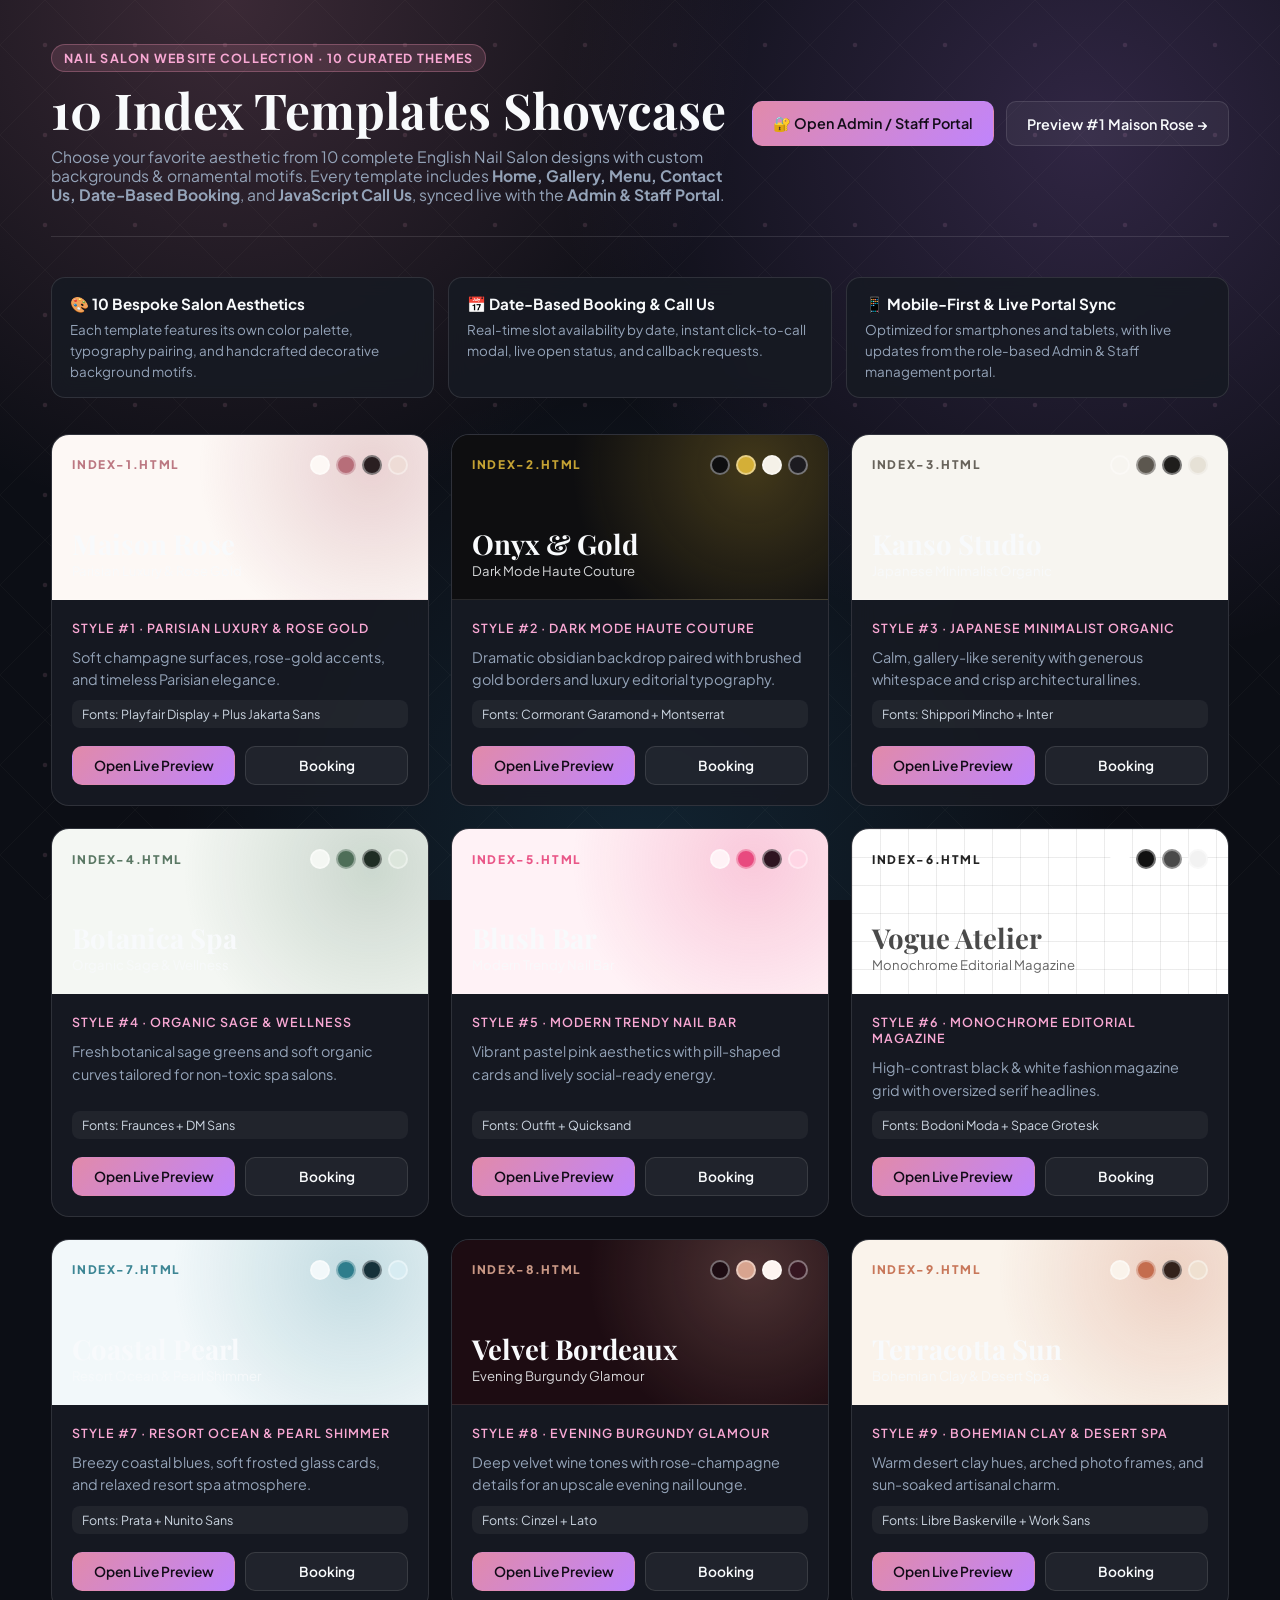
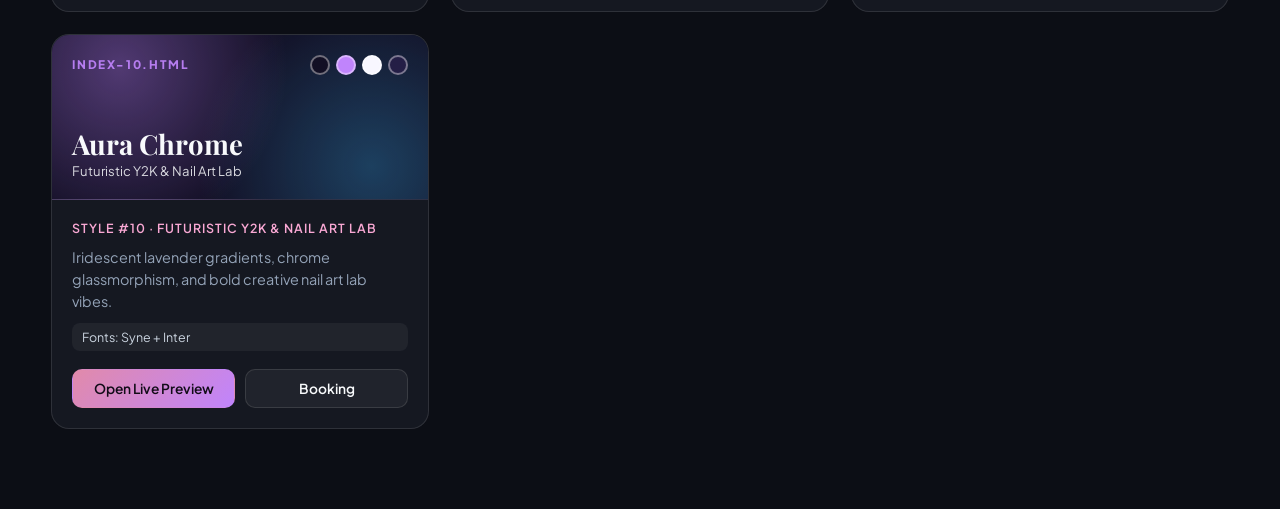
<file: index.html>
<!DOCTYPE html>
<html lang="en">
<head>
  <meta charset="UTF-8" />
  <meta name="viewport" content="width=device-width, initial-scale=1.0" />
  <title>Nails Salon — 10 Index Design Showcase</title>
  <link rel="preconnect" href="https://fonts.googleapis.com" />
  <link rel="preconnect" href="https://fonts.gstatic.com" crossorigin />
  <link href="https://fonts.googleapis.com/css2?family=Playfair+Display:wght@600;700&family=Plus+Jakarta+Sans:wght@400;500;600;700&display=swap" rel="stylesheet" />
  <style>
    :root {
      --bg: #0c0e15;
      --surface: rgba(23, 26, 35, 0.9);
      --border: rgba(255, 255, 255, 0.11);
      --text: #f8fafc;
      --muted: #94a3b8;
      --accent: #e18aaa;
    }
    * { box-sizing: border-box; }
    body {
      margin: 0;
      font-family: 'Plus Jakarta Sans', system-ui, sans-serif;
      background-color: var(--bg);
      background-image:
        radial-gradient(circle at 18% 0%, rgba(225, 138, 170, 0.22), transparent 38%),
        radial-gradient(circle at 85% 15%, rgba(192, 132, 252, 0.2), transparent 40%),
        radial-gradient(circle at 50% 95%, rgba(56, 189, 248, 0.12), transparent 45%),
        url("data:image/svg+xml,%3Csvg xmlns='http://www.w3.org/2000/svg' width='90' height='90' viewBox='0 0 90 90'%3E%3Cg fill='none' stroke='%23ffffff' stroke-opacity='0.04' stroke-width='0.8'%3E%3Cpath d='M45 0 L90 45 L45 90 L0 45 Z'/%3E%3Ccircle cx='45' cy='45' r='2' fill='%23e18aaa' fill-opacity='0.14'/%3E%3C/g%3E%3C/svg%3E");
      background-attachment: fixed;
      color: var(--text);
      min-height: 100vh;
    }
    .wrap {
      width: min(1240px, 92vw);
      margin: 0 auto;
      padding: 44px 0 80px;
    }
    .topbar {
      display: flex;
      flex-wrap: wrap;
      align-items: center;
      justify-content: space-between;
      gap: 20px;
      padding-bottom: 32px;
      border-bottom: 1px solid var(--border);
      margin-bottom: 40px;
    }
    .badge {
      display: inline-block;
      background: rgba(225, 138, 170, 0.16);
      color: #f9a8d4;
      border: 1px solid rgba(225, 138, 170, 0.34);
      padding: 5px 12px;
      border-radius: 999px;
      font-size: 0.78rem;
      font-weight: 700;
      letter-spacing: 0.1em;
      text-transform: uppercase;
      margin-bottom: 10px;
    }
    h1 {
      font-family: 'Playfair Display', Georgia, serif;
      font-size: clamp(2rem, 4vw, 3.1rem);
      margin: 0 0 10px;
      line-height: 1.1;
    }
    .subtitle {
      color: var(--muted);
      max-width: 680px;
      margin: 0;
      font-size: 0.98rem;
    }
    .top-actions {
      display: flex;
      gap: 12px;
      flex-wrap: wrap;
    }
    .btn {
      display: inline-flex;
      align-items: center;
      gap: 8px;
      padding: 12px 20px;
      border-radius: 10px;
      font-weight: 600;
      font-size: 0.9rem;
      text-decoration: none;
      cursor: pointer;
      border: 1px solid transparent;
      transition: transform 0.18s ease, filter 0.2s ease;
    }
    .btn:hover { transform: translateY(-2px); }
    .btn-primary {
      background: linear-gradient(135deg, #e18aaa, #c084fc);
      color: #120c18;
    }
    .btn-outline {
      background: rgba(255, 255, 255, 0.05);
      border-color: var(--border);
      color: var(--text);
    }
    .info-strip {
      display: grid;
      grid-template-columns: repeat(auto-fit, minmax(220px, 1fr));
      gap: 14px;
      margin-bottom: 36px;
    }
    .info-pill {
      background: var(--surface);
      backdrop-filter: blur(10px);
      border: 1px solid var(--border);
      border-radius: 14px;
      padding: 16px 18px;
    }
    .info-pill strong { display: block; font-size: 0.95rem; margin-bottom: 4px; }
    .info-pill span { color: var(--muted); font-size: 0.84rem; }
    .grid {
      display: grid;
      grid-template-columns: repeat(auto-fill, minmax(min(100%, 310px), 1fr));
      gap: 22px;
    }
    @media (max-width: 768px) {
      body { background-attachment: scroll; }
      .wrap { padding: 28px 0 60px; }
      .topbar { padding-bottom: 24px; margin-bottom: 26px; }
      .top-actions { width: 100%; }
      .top-actions .btn { flex: 1; justify-content: center; min-height: 44px; }
      .preview-banner { height: 148px; padding: 16px; }
      .preview-title { font-size: 1.48rem; }
      .card-body { padding: 16px; }
      .card-actions .btn { min-height: 42px; }
    }
    .card {
      background: var(--surface);
      backdrop-filter: blur(12px);
      border: 1px solid var(--border);
      border-radius: 18px;
      overflow: hidden;
      display: flex;
      flex-direction: column;
      transition: transform 0.22s ease, border-color 0.22s ease, box-shadow 0.22s ease;
    }
    .card:hover {
      transform: translateY(-5px);
      border-color: rgba(225, 138, 170, 0.55);
      box-shadow: 0 18px 42px rgba(0, 0, 0, 0.35);
    }
    .preview-banner {
      height: 165px;
      padding: 20px;
      display: flex;
      flex-direction: column;
      justify-content: space-between;
      position: relative;
      border-bottom: 1px solid var(--border);
    }
    .preview-num {
      font-size: 0.74rem;
      font-weight: 800;
      letter-spacing: 0.14em;
      text-transform: uppercase;
      opacity: 0.92;
    }
    .preview-title {
      font-family: 'Playfair Display', Georgia, serif;
      font-size: 1.72rem;
      font-weight: 700;
    }
    .swatches { display: flex; gap: 6px; }
    .swatch {
      width: 20px;
      height: 20px;
      border-radius: 50%;
      border: 2px solid rgba(255, 255, 255, 0.4);
    }
    .card-body {
      padding: 20px;
      display: flex;
      flex-direction: column;
      gap: 10px;
      flex: 1;
    }
    .card-meta {
      font-size: 0.78rem;
      color: #f9a8d4;
      font-weight: 600;
      text-transform: uppercase;
      letter-spacing: 0.08em;
    }
    .card-desc {
      margin: 0;
      color: var(--muted);
      font-size: 0.9rem;
      line-height: 1.55;
      flex: 1;
    }
    .card-fonts {
      font-size: 0.78rem;
      color: #cbd5e1;
      background: rgba(255, 255, 255, 0.05);
      padding: 6px 10px;
      border-radius: 8px;
    }
    .card-actions {
      display: flex;
      gap: 10px;
      margin-top: 8px;
    }
    .card-actions .btn {
      flex: 1;
      justify-content: center;
      padding: 10px 14px;
      font-size: 0.86rem;
    }
  </style>
</head>
<body>
  <div class="wrap">
    <header class="topbar">
      <div>
        <span class="badge">Nail Salon Website Collection &middot; 10 Curated Themes</span>
        <h1>10 Index Templates Showcase</h1>
        <p class="subtitle">
          Choose your favorite aesthetic from 10 complete English Nail Salon designs with custom backgrounds &amp; ornamental motifs.
          Every template includes <strong>Home, Gallery, Menu, Contact Us, Date-Based Booking</strong>, and <strong>JavaScript Call Us</strong>,
          synced live with the <strong>Admin &amp; Staff Portal</strong>.
        </p>
      </div>
      <div class="top-actions">
        <a href="admin.html" class="btn btn-primary">🔐 Open Admin / Staff Portal</a>
        <a href="index-1.html" class="btn btn-outline">Preview #1 Maison Rose →</a>
      </div>
    </header>

    <section class="info-strip">
      <div class="info-pill">
        <strong>🎨 10 Bespoke Salon Aesthetics</strong>
        <span>Each template features its own color palette, typography pairing, and handcrafted decorative background motifs.</span>
      </div>
      <div class="info-pill">
        <strong>📅 Date-Based Booking &amp; Call Us</strong>
        <span>Real-time slot availability by date, instant click-to-call modal, live open status, and callback requests.</span>
      </div>
      <div class="info-pill">
        <strong>📱 Mobile-First &amp; Live Portal Sync</strong>
        <span>Optimized for smartphones and tablets, with live updates from the role-based Admin &amp; Staff management portal.</span>
      </div>
    </section>

    <main class="grid" id="themes-grid"></main>
  </div>

  <script src="js/default-data.js"></script>
  <script>
    const PATTERNS = {
      1: `radial-gradient(circle at 85% 20%, rgba(183,110,121,0.28), transparent 50%), url("data:image/svg+xml,%3Csvg xmlns='http://www.w3.org/2000/svg' width='80' height='80' viewBox='0 0 80 80'%3E%3Cg fill='none' stroke='%23b76e79' stroke-opacity='0.18' stroke-width='1'%3E%3Cpath d='M40 8 C48 20,48 30,40 40 C32 30,32 20,40 8Z'/%3E%3Cpath d='M40 72 C48 60,48 50,40 40 C32 50,32 60,40 72Z'/%3E%3Cpath d='M8 40 C20 32,30 32,40 40 C30 48,20 48,8 40Z'/%3E%3Cpath d='M72 40 C60 32,50 32,40 40 C50 48,60 48,72 40Z'/%3E%3C/g%3E%3C/svg%3E")`,
      2: `radial-gradient(circle at 80% 20%, rgba(212,175,55,0.26), transparent 55%), url("data:image/svg+xml,%3Csvg xmlns='http://www.w3.org/2000/svg' width='60' height='60' viewBox='0 0 60 60'%3E%3Cpath d='M30 0 L60 30 L30 60 L0 30 Z' fill='none' stroke='%23d4af37' stroke-opacity='0.22'/%3E%3C/svg%3E")`,
      3: `url("data:image/svg+xml,%3Csvg xmlns='http://www.w3.org/2000/svg' width='64' height='32' viewBox='0 0 64 32'%3E%3Cg fill='none' stroke='%23524b42' stroke-opacity='0.16'%3E%3Cpath d='M0 32 A16 16 0 0 1 32 32 M6 32 A10 10 0 0 1 26 32'/%3E%3Cpath d='M32 32 A16 16 0 0 1 64 32 M38 32 A10 10 0 0 1 58 32'/%3E%3C/g%3E%3C/svg%3E")`,
      4: `radial-gradient(circle at 85% 25%, rgba(63,106,79,0.22), transparent 55%), url("data:image/svg+xml,%3Csvg xmlns='http://www.w3.org/2000/svg' width='70' height='70' viewBox='0 0 70 70'%3E%3Cpath d='M18 60 Q35 35 54 12' fill='none' stroke='%233f6a4f' stroke-opacity='0.2'/%3E%3Cpath d='M30 44 C18 40,18 28,32 32' fill='none' stroke='%233f6a4f' stroke-opacity='0.2'/%3E%3C/svg%3E")`,
      5: `radial-gradient(circle at 80% 20%, rgba(230,57,122,0.22), transparent 55%), url("data:image/svg+xml,%3Csvg xmlns='http://www.w3.org/2000/svg' width='60' height='60' viewBox='0 0 60 60'%3E%3Cpath d='M30 8 L32 15 L39 17 L32 19 L30 26 L28 19 L21 17 L28 15 Z' fill='%23e6397a' fill-opacity='0.22'/%3E%3C/svg%3E")`,
      6: `linear-gradient(to right, rgba(10,10,10,0.08) 1px, transparent 1px), linear-gradient(to bottom, rgba(10,10,10,0.08) 1px, transparent 1px)`,
      7: `radial-gradient(circle at 80% 20%, rgba(31,122,140,0.22), transparent 55%), url("data:image/svg+xml,%3Csvg xmlns='http://www.w3.org/2000/svg' width='80' height='40' viewBox='0 0 80 40'%3E%3Cpath d='M0 20 Q20 6 40 20 T80 20' fill='none' stroke='%231f7a8c' stroke-opacity='0.22'/%3E%3C/svg%3E")`,
      8: `radial-gradient(circle at 80% 20%, rgba(224,168,153,0.24), transparent 50%), url("data:image/svg+xml,%3Csvg xmlns='http://www.w3.org/2000/svg' width='64' height='64' viewBox='0 0 64 64'%3E%3Cpath d='M32 6 C42 18,42 26,32 32 C22 26,22 18,32 6Z M32 58 C42 46,42 38,32 32 C22 38,22 46,32 58Z' fill='none' stroke='%23e0a899' stroke-opacity='0.22'/%3E%3C/svg%3E")`,
      9: `radial-gradient(circle at 85% 20%, rgba(196,100,67,0.24), transparent 50%), url("data:image/svg+xml,%3Csvg xmlns='http://www.w3.org/2000/svg' width='70' height='70' viewBox='0 0 70 70'%3E%3Cpath d='M16 64 V32 A19 19 0 0 1 54 32 V64' fill='none' stroke='%23c46443' stroke-opacity='0.2'/%3E%3C/svg%3E")`,
      10: `radial-gradient(circle at 18% 20%, rgba(192,132,252,0.36), transparent 50%), radial-gradient(circle at 85% 80%, rgba(56,189,248,0.28), transparent 50%), url("data:image/svg+xml,%3Csvg xmlns='http://www.w3.org/2000/svg' width='64' height='64' viewBox='0 0 64 64'%3E%3Cpath d='M32 20 L34 30 L44 32 L34 34 L32 44 L30 34 L20 32 L30 30 Z' fill='%23f472b6' fill-opacity='0.34'/%3E%3C/svg%3E")`
    };

    const grid = document.getElementById('themes-grid');
    grid.innerHTML = window.NAIL_SALON_THEMES.map((t) => {
      const [bg, accent, text] = t.palette;
      const bgSize = t.id === 6 ? 'background-size: 28px 28px;' : '';
      return `
        <article class="card">
          <div class="preview-banner" style="background-color:${bg};background-image:${PATTERNS[t.id]};${bgSize}color:${text};">
            <div style="display:flex;justify-content:space-between;align-items:center;">
              <span class="preview-num" style="color:${accent};">INDEX-${t.id}.HTML</span>
              <div class="swatches">
                ${t.palette.map((c) => `<span class="swatch" style="background:${c};" title="${c}"></span>`).join('')}
              </div>
            </div>
            <div>
              <div class="preview-title">${t.name}</div>
              <div style="font-size:0.82rem;opacity:0.85;">${t.style}</div>
            </div>
          </div>
          <div class="card-body">
            <div class="card-meta">Style #${t.id} &middot; ${t.style}</div>
            <p class="card-desc">${t.description}</p>
            <div class="card-fonts">Fonts: ${t.fonts}</div>
            <div class="card-actions">
              <a href="${t.file}" class="btn btn-primary">Open Live Preview</a>
              <a href="${t.file}#booking" class="btn btn-outline">Booking</a>
            </div>
          </div>
        </article>
      `;
    }).join('');
  </script>
</body>
</html>
</file>
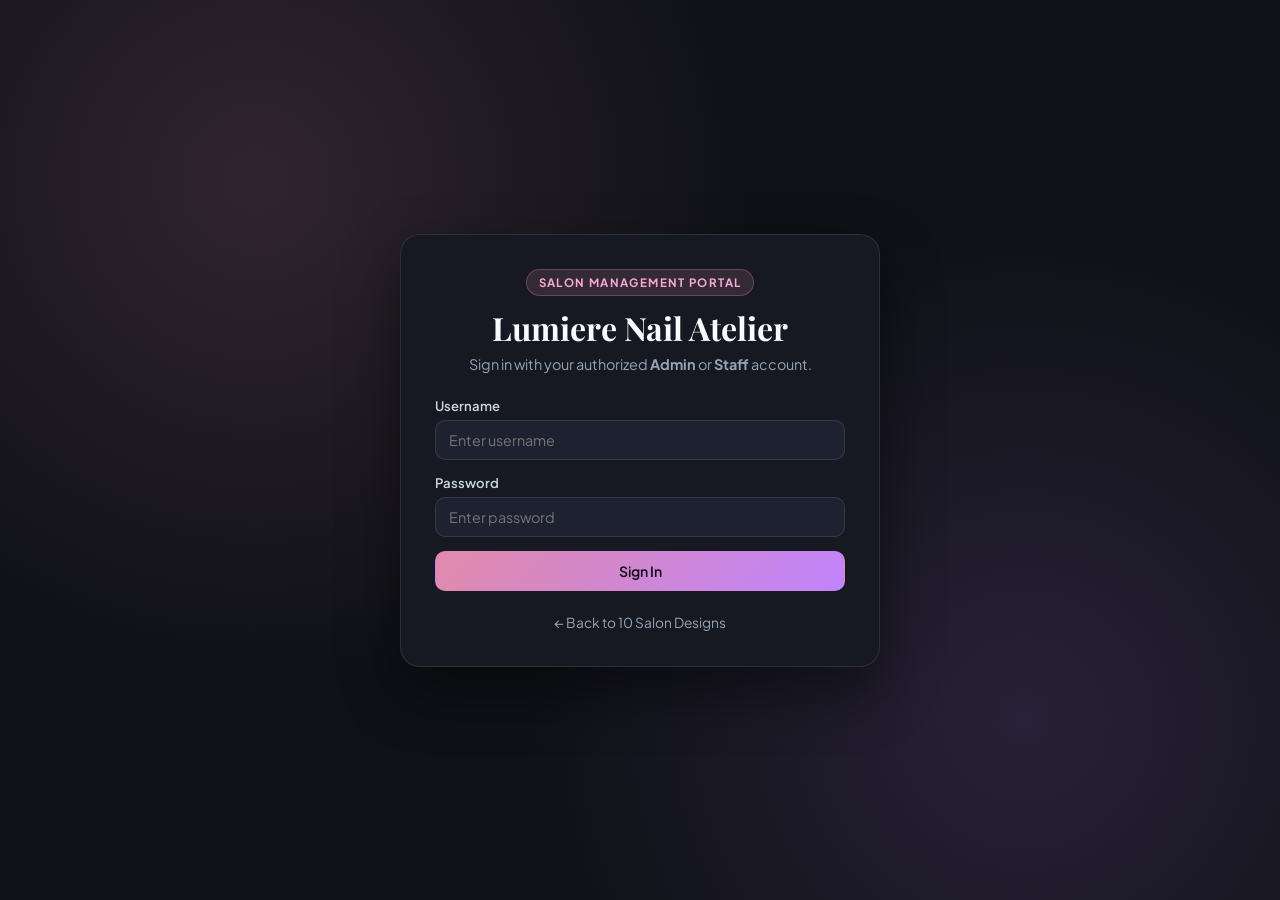
<file: admin.html>
<!DOCTYPE html>
<html lang="en">
<head>
  <meta charset="UTF-8" />
  <meta name="viewport" content="width=device-width, initial-scale=1.0" />
  <title>Salon Management Portal — Admin & Staff</title>
  <link rel="preconnect" href="https://fonts.googleapis.com" />
  <link rel="preconnect" href="https://fonts.gstatic.com" crossorigin />
  <link href="https://fonts.googleapis.com/css2?family=Playfair+Display:wght@600;700&family=Plus+Jakarta+Sans:wght@400;500;600;700&display=swap" rel="stylesheet" />
  <link rel="stylesheet" href="css/admin.css" />
</head>
<body>
  <div id="offline-banner" class="offline-banner">You are offline. Changes are saved locally in IndexedDB.</div>
  <div id="toast-container" class="toast-container"></div>

  <!-- LOGIN VIEW -->
  <section id="login-view" class="login-screen">
    <div class="login-card">
      <div class="login-brand">
        <span class="pill">Salon Management Portal</span>
        <h1>Lumiere Nail Atelier</h1>
        <p>Sign in with your authorized <strong>Admin</strong> or <strong>Staff</strong> account.</p>
      </div>

      <form id="login-form" novalidate>
        <div class="field">
          <label for="login-user">Username</label>
          <input type="text" id="login-user" placeholder="Enter username" autocomplete="username" required />
        </div>
        <div class="field">
          <label for="login-pass">Password</label>
          <input type="password" id="login-pass" placeholder="Enter password" autocomplete="current-password" required />
        </div>
        <div id="login-error" class="alert error"></div>
        <button type="submit" class="btn btn-primary full-w">Sign In</button>
      </form>

      <div style="text-align:center;margin-top:20px;">
        <a href="index.html" class="back-link">← Back to 10 Salon Designs</a>
      </div>
    </div>
  </section>

  <!-- DASHBOARD VIEW -->
  <div id="portal-view" class="portal-layout" style="display:none;">
    <aside class="sidebar">
      <div class="sidebar-head">
        <h2 id="sb-brand">Lumiere Nail</h2>
        <span id="role-badge" class="role-badge">ADMIN</span>
      </div>

      <nav class="sidebar-nav" id="sidebar-nav">
        <button type="button" class="nav-item active" data-tab="tab-overview">📊 Bookings &amp; Inbox</button>
        <button type="button" class="nav-item" data-tab="tab-site">📝 Site Info &amp; Banners</button>
        <button type="button" class="nav-item" data-tab="tab-menu">💅 Menu &amp; Pricing</button>
        <button type="button" class="nav-item" data-tab="tab-gallery">🖼️ Gallery Photos</button>
      </nav>

      <div class="sidebar-foot">
        <div class="signed-in-as">
          <small>Signed in as</small>
          <strong id="sb-user-name"></strong>
        </div>
        <a href="index.html" class="btn btn-outline full-w" style="margin-bottom:8px;">🌐 View 10 Templates</a>
        <button type="button" id="logout-btn" class="btn btn-danger-outline full-w">Sign Out</button>
      </div>
    </aside>

    <main class="main-content">
      <header class="topbar">
        <div>
          <h1 id="page-title">Bookings &amp; Inbox</h1>
          <p id="page-subtitle" class="muted">Live changes sync automatically to all 10 index pages.</p>
        </div>
        <div class="topbar-actions">
          <select id="preview-theme-select" class="select-sm" aria-label="Open Theme"></select>
          <button type="button" id="open-preview-btn" class="btn btn-outline">Open Live Site ↗</button>
          <button type="button" id="reset-data-btn" class="btn btn-danger-outline admin-only">↺ Reset Defaults</button>
        </div>
      </header>

      <div id="staff-notice" class="staff-banner" style="display:none;">
        <strong>👩‍🎨 Staff Mode Active (Restricted Permissions):</strong>
        You can <strong>upload/change images</strong> and <strong>update service prices</strong>. Editing text, adding/deleting items, or accessing Bookings/Settings is restricted to Admin (<code>403 Forbidden</code>).
      </div>

      <!-- TAB 1: OVERVIEW & BOOKINGS -->
      <section id="tab-overview" class="tab-panel active"></section>

      <!-- TAB 2: SITE INFO & BANNERS -->
      <section id="tab-site" class="tab-panel"></section>

      <!-- TAB 3: MENU & PRICING -->
      <section id="tab-menu" class="tab-panel"></section>

      <!-- TAB 4: GALLERY PHOTOS -->
      <section id="tab-gallery" class="tab-panel"></section>
    </main>
  </div>

  <script src="js/default-data.js"></script>
  <script src="js/store.js"></script>
  <script src="js/admin.js"></script>
</body>
</html>
</file>
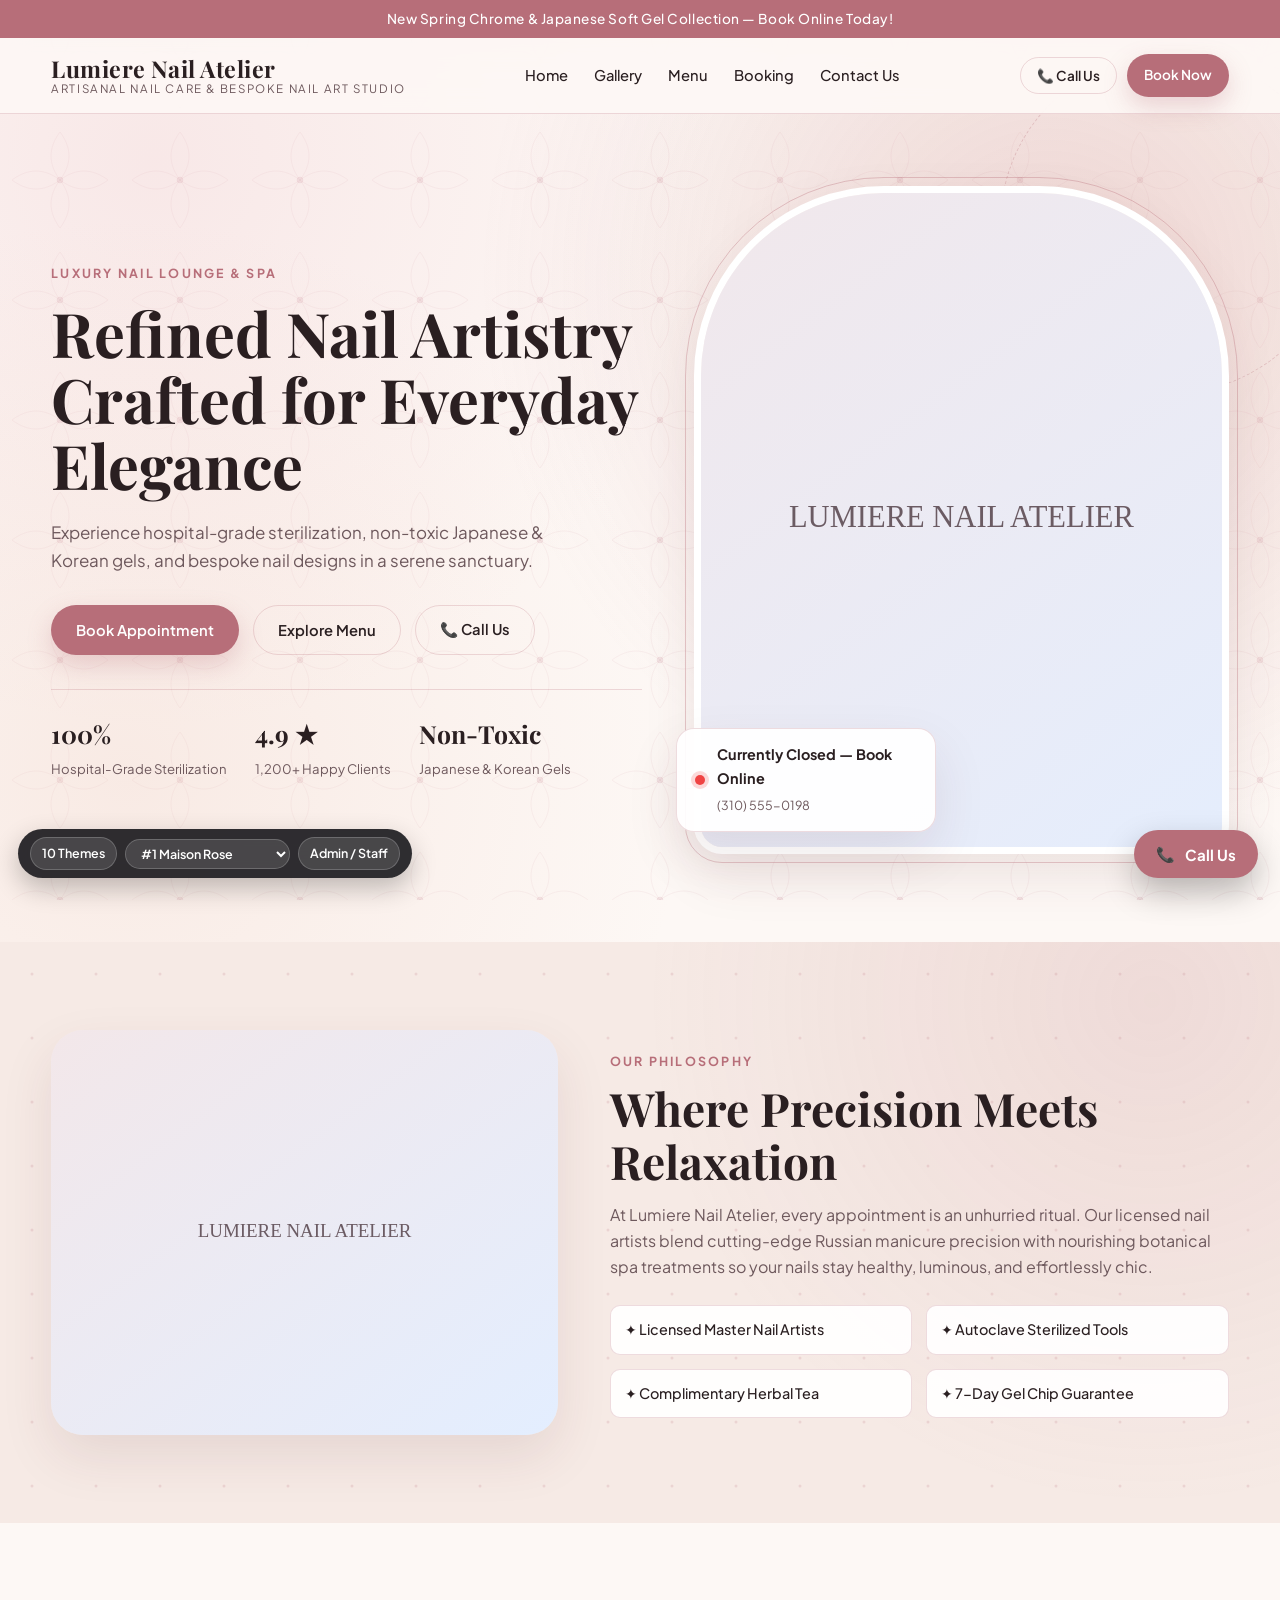
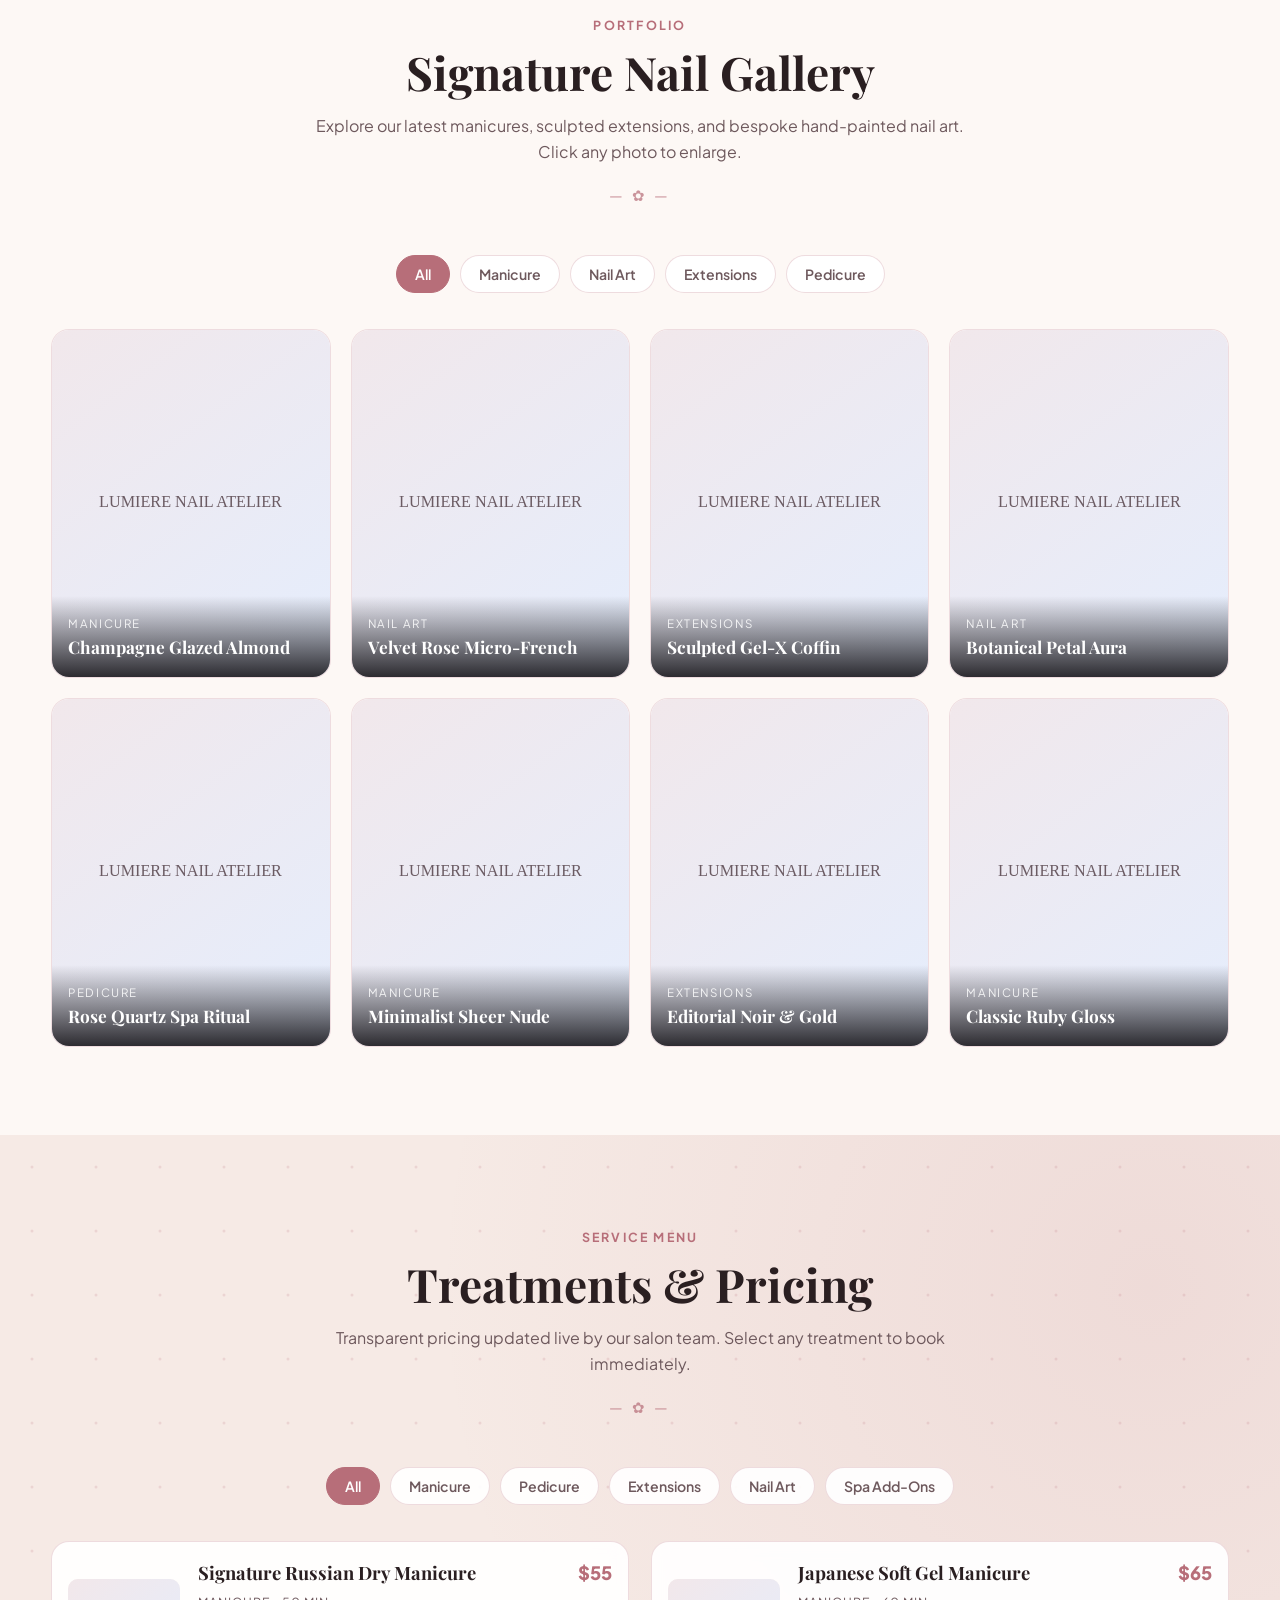
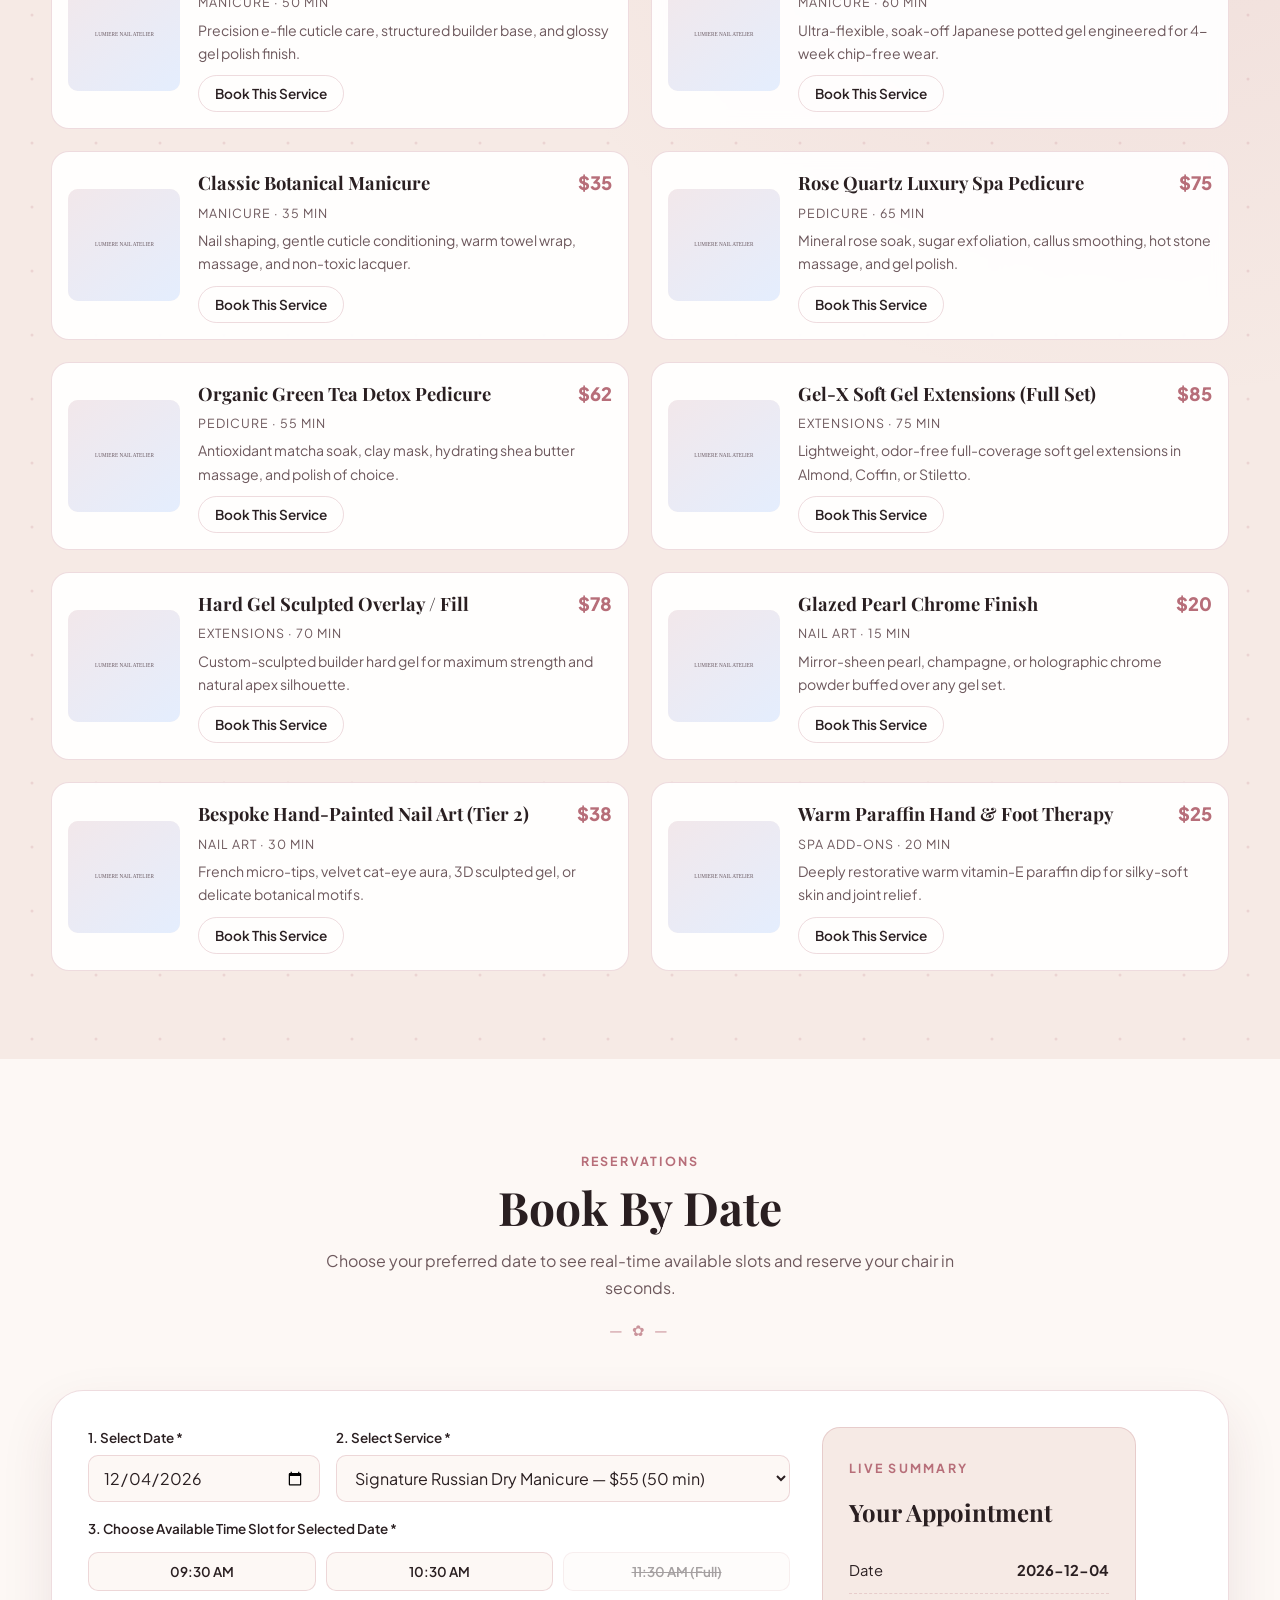
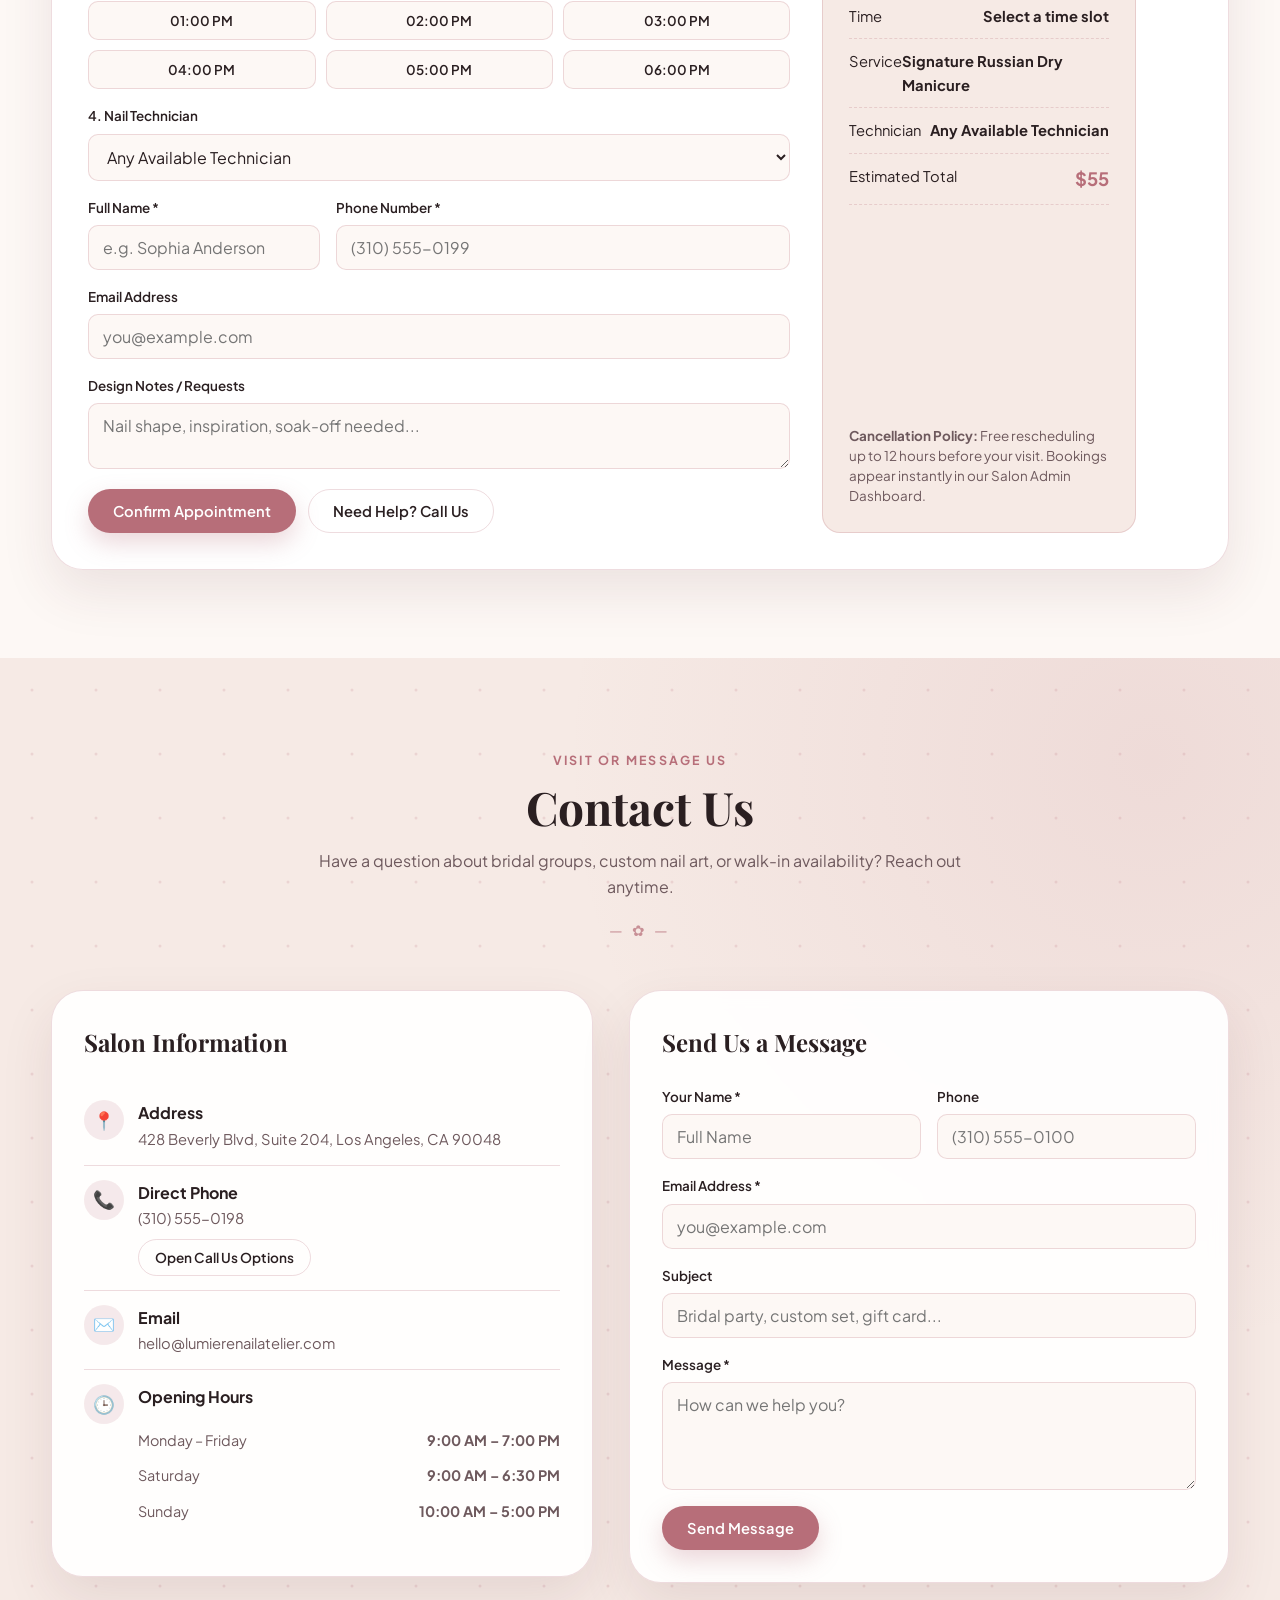
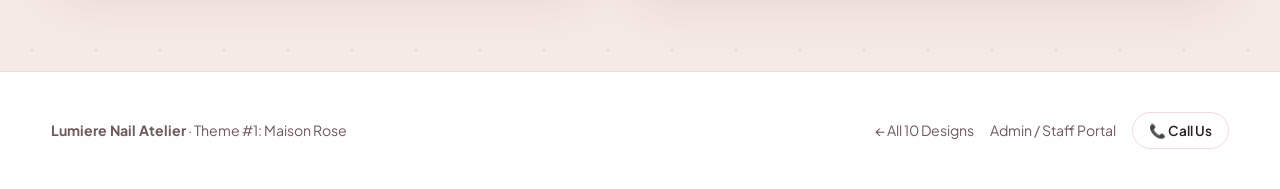
<file: index-1.html>
<!DOCTYPE html>
<html lang="en">
<head>
  <meta charset="UTF-8" />
  <meta name="viewport" content="width=device-width, initial-scale=1.0" />
  <title>Lumiere Nail Atelier — Maison Rose</title>
  <link rel="preconnect" href="https://fonts.googleapis.com" />
  <link rel="preconnect" href="https://fonts.gstatic.com" crossorigin />
  <link href="https://fonts.googleapis.com/css2?family=Playfair+Display:wght@500;600;700&family=Plus+Jakarta+Sans:wght@400;500;600;700&display=swap" rel="stylesheet" />
  <link rel="stylesheet" href="css/shared.css" />
  <link rel="stylesheet" href="css/themes/theme-1.css" />
</head>
<body data-theme="1">
  <div id="app-root"></div>
  <script src="js/default-data.js"></script>
  <script src="js/store.js"></script>
  <script src="js/salon-engine.js"></script>
</body>
</html>
</file>
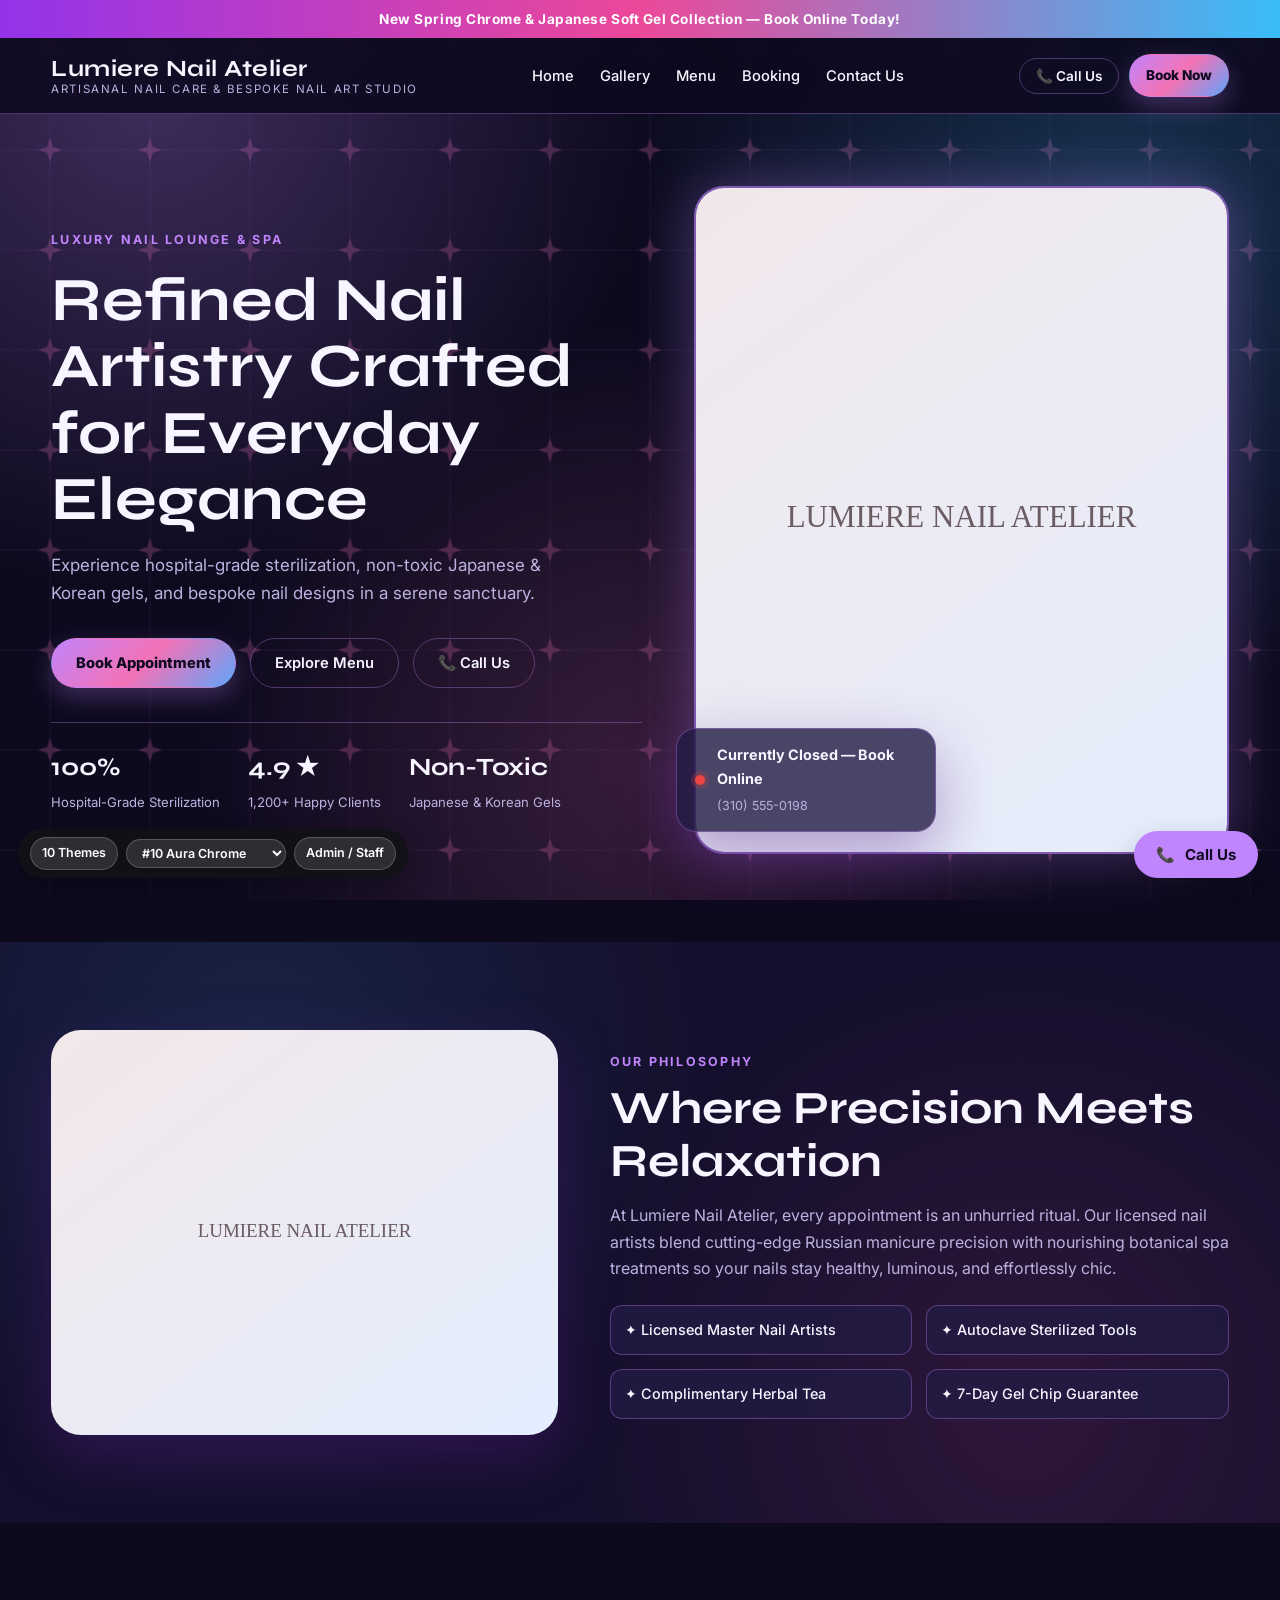
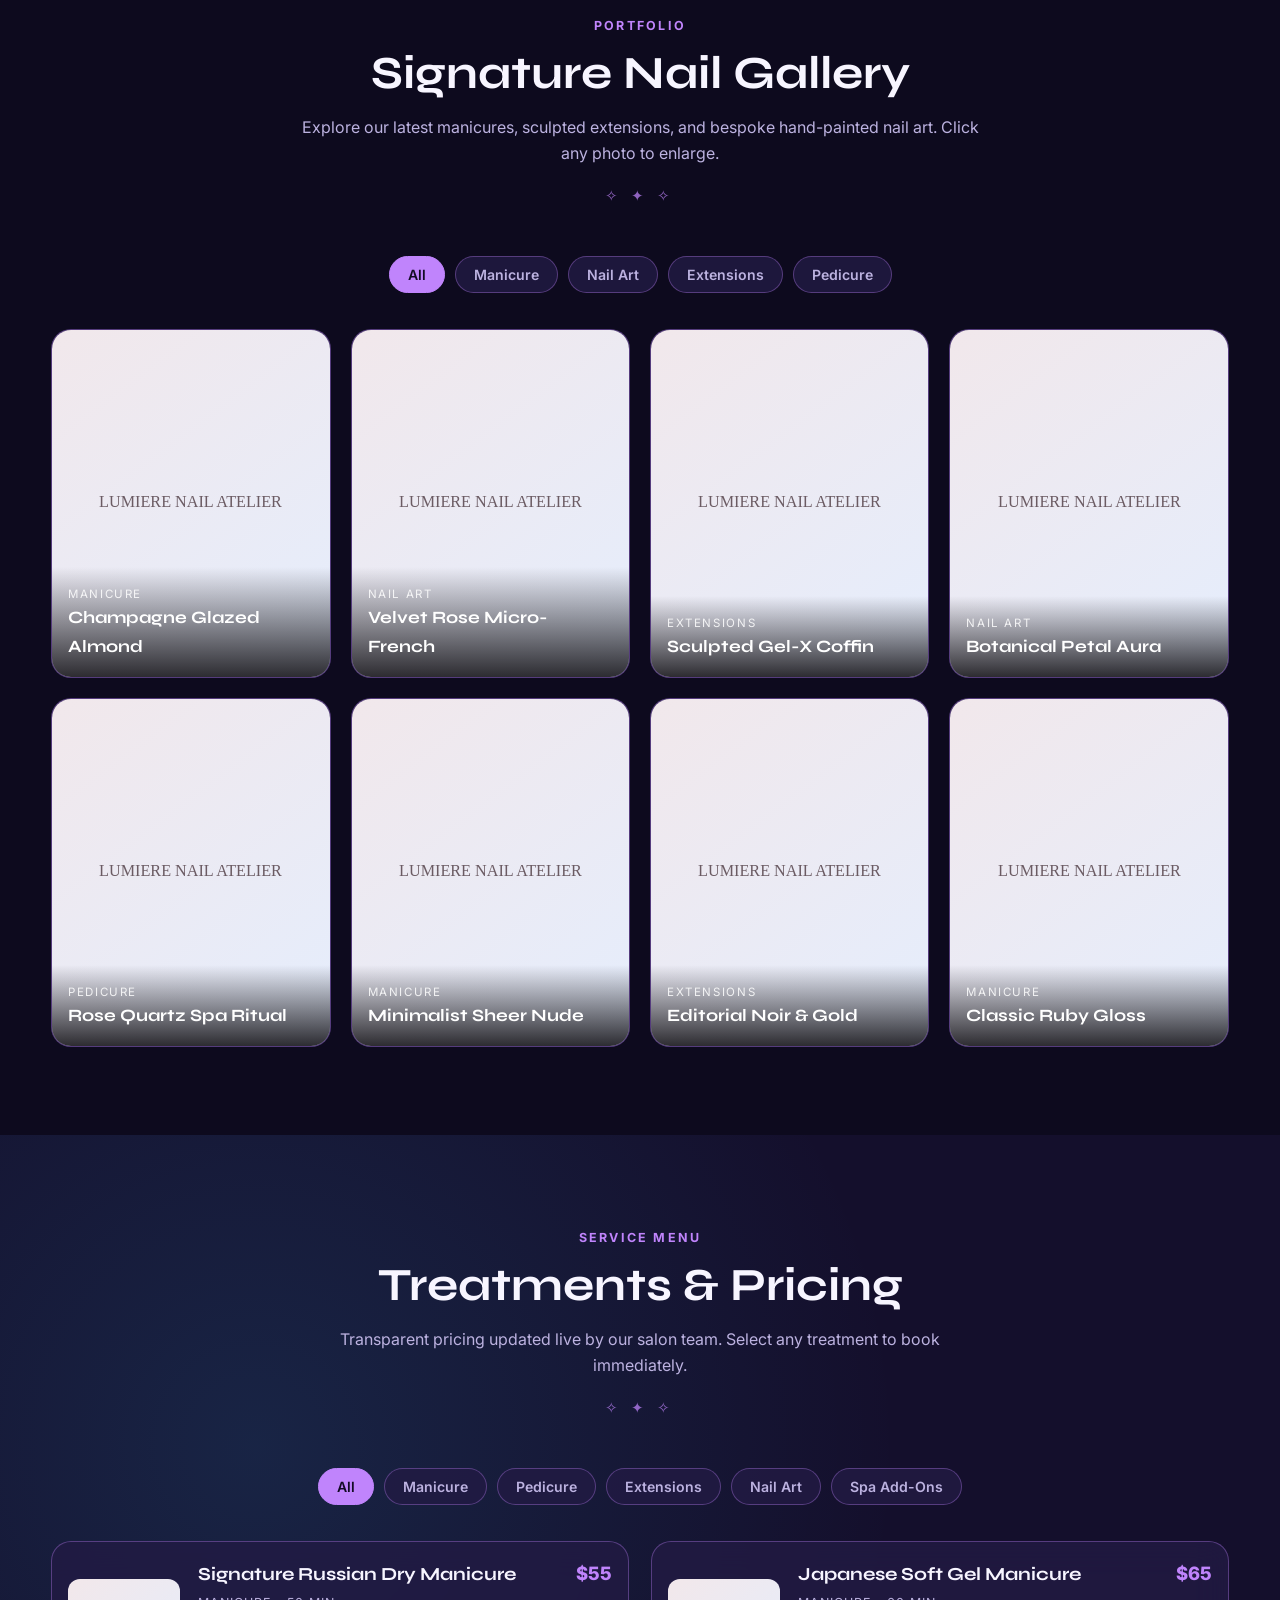
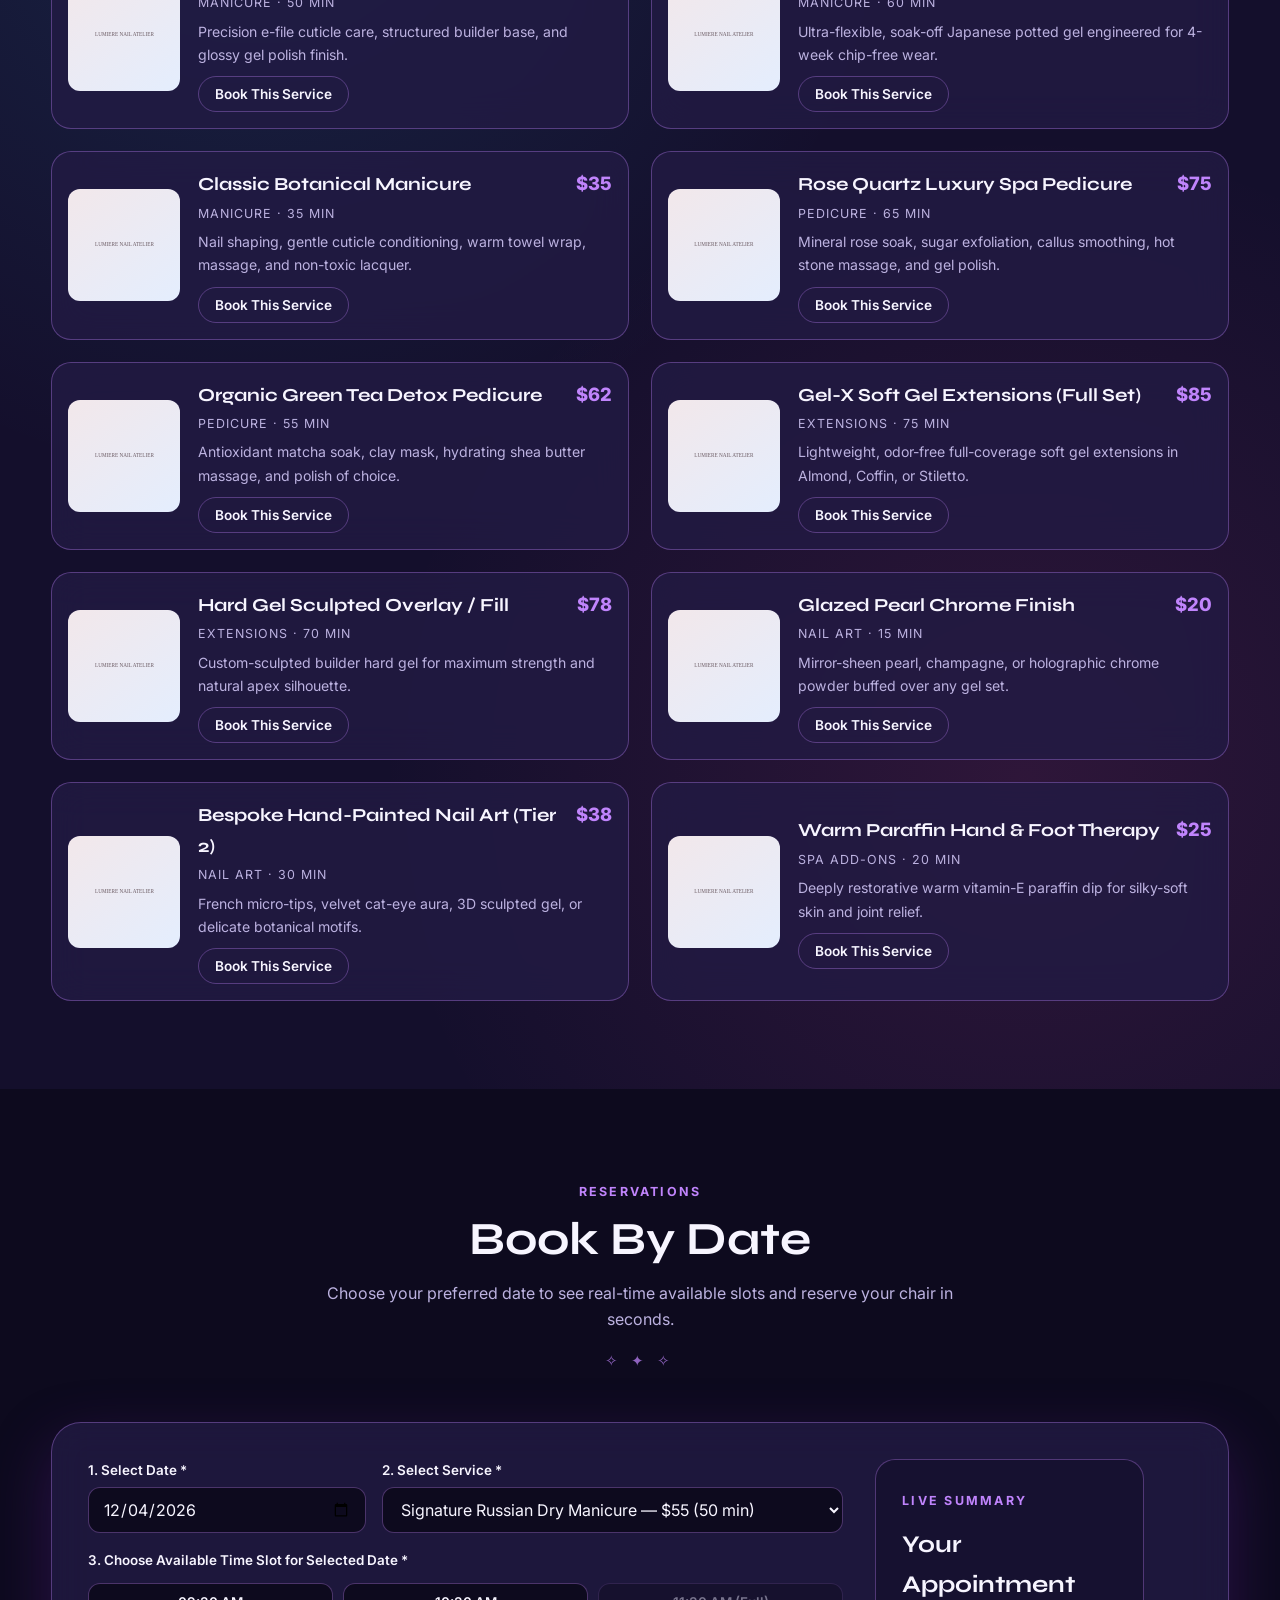
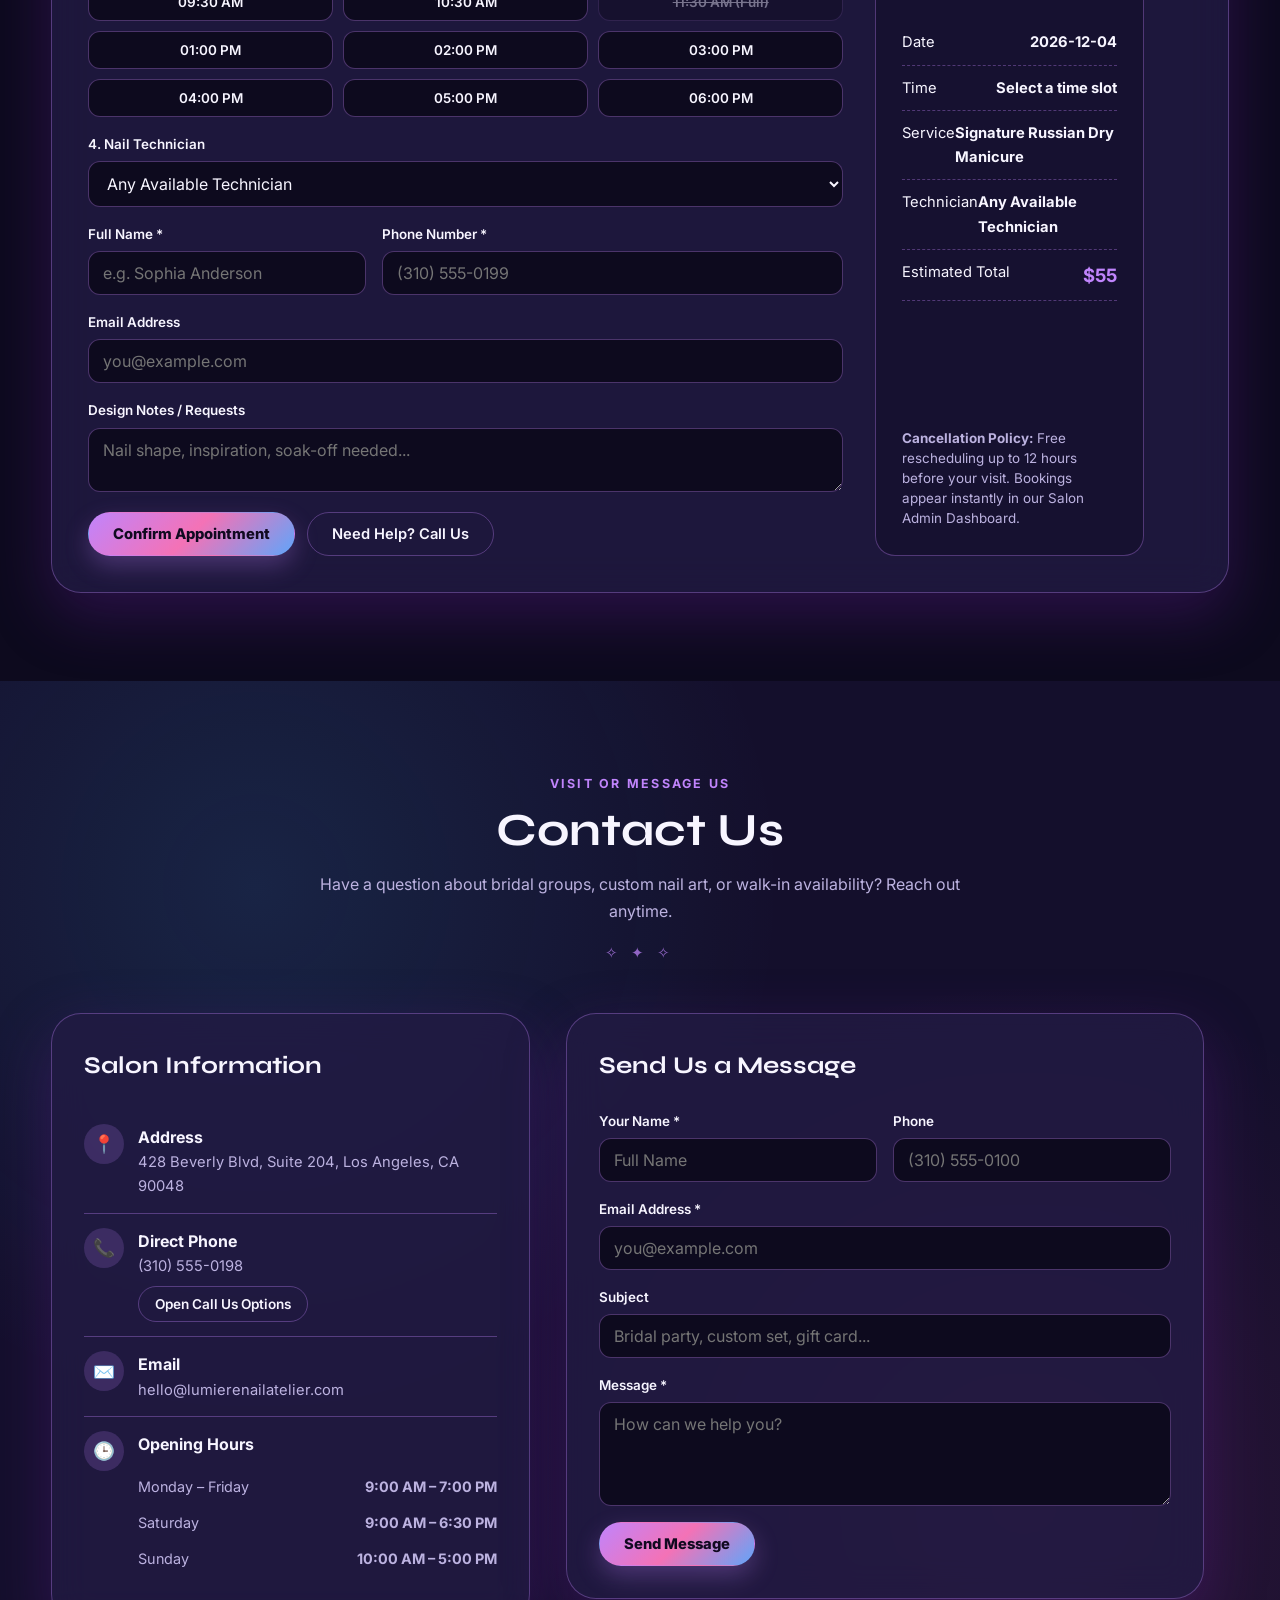
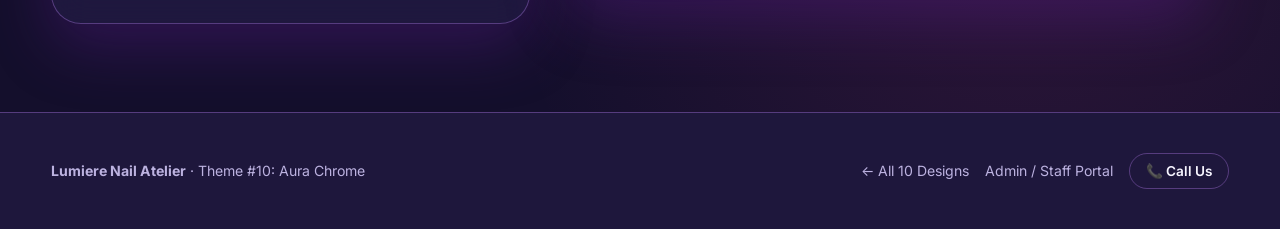
<file: index-10.html>
<!DOCTYPE html>
<html lang="en">
<head>
  <meta charset="UTF-8" />
  <meta name="viewport" content="width=device-width, initial-scale=1.0" />
  <title>Lumiere Nail Atelier — Aura Chrome</title>
  <link rel="preconnect" href="https://fonts.googleapis.com" />
  <link rel="preconnect" href="https://fonts.gstatic.com" crossorigin />
  <link href="https://fonts.googleapis.com/css2?family=Inter:wght@400;500;600;700&family=Syne:wght@600;700;800&display=swap" rel="stylesheet" />
  <link rel="stylesheet" href="css/shared.css" />
  <link rel="stylesheet" href="css/themes/theme-10.css" />
</head>
<body data-theme="10">
  <div id="app-root"></div>
  <script src="js/default-data.js"></script>
  <script src="js/store.js"></script>
  <script src="js/salon-engine.js"></script>
</body>
</html>
</file>
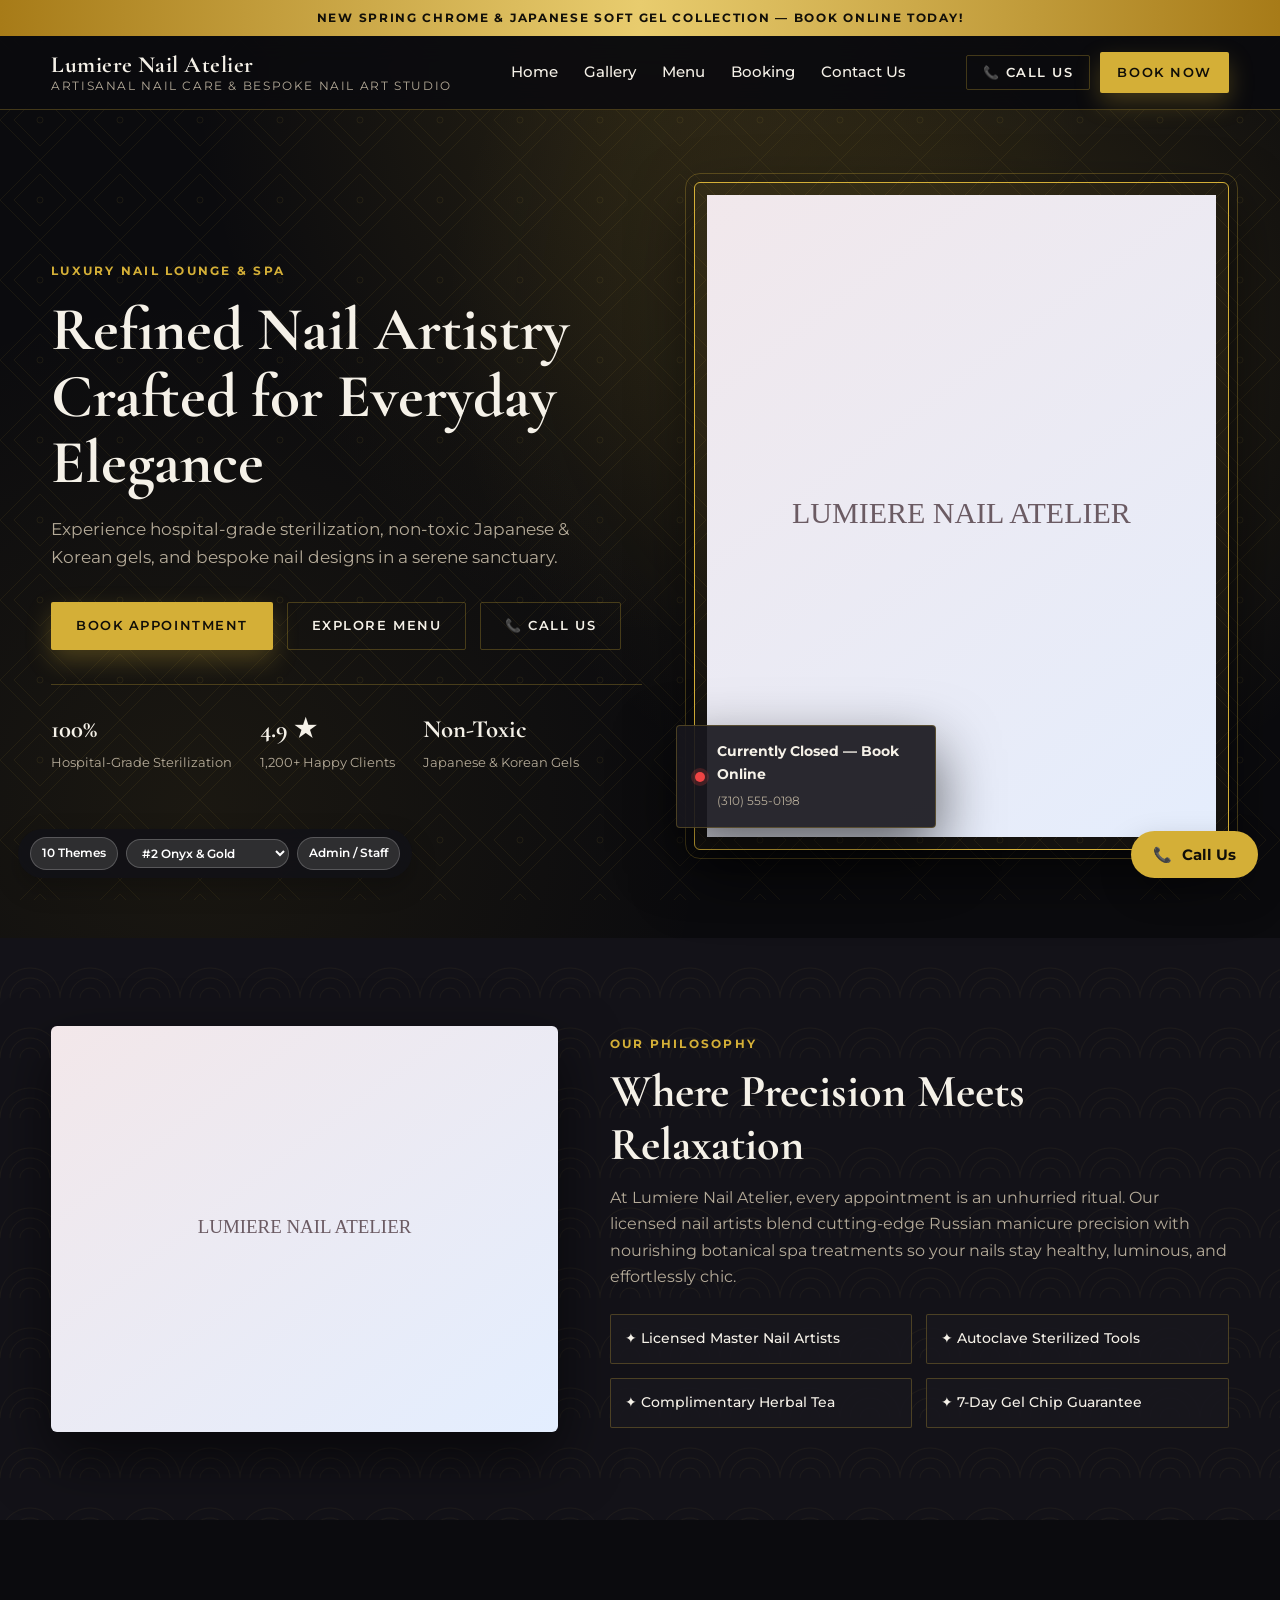
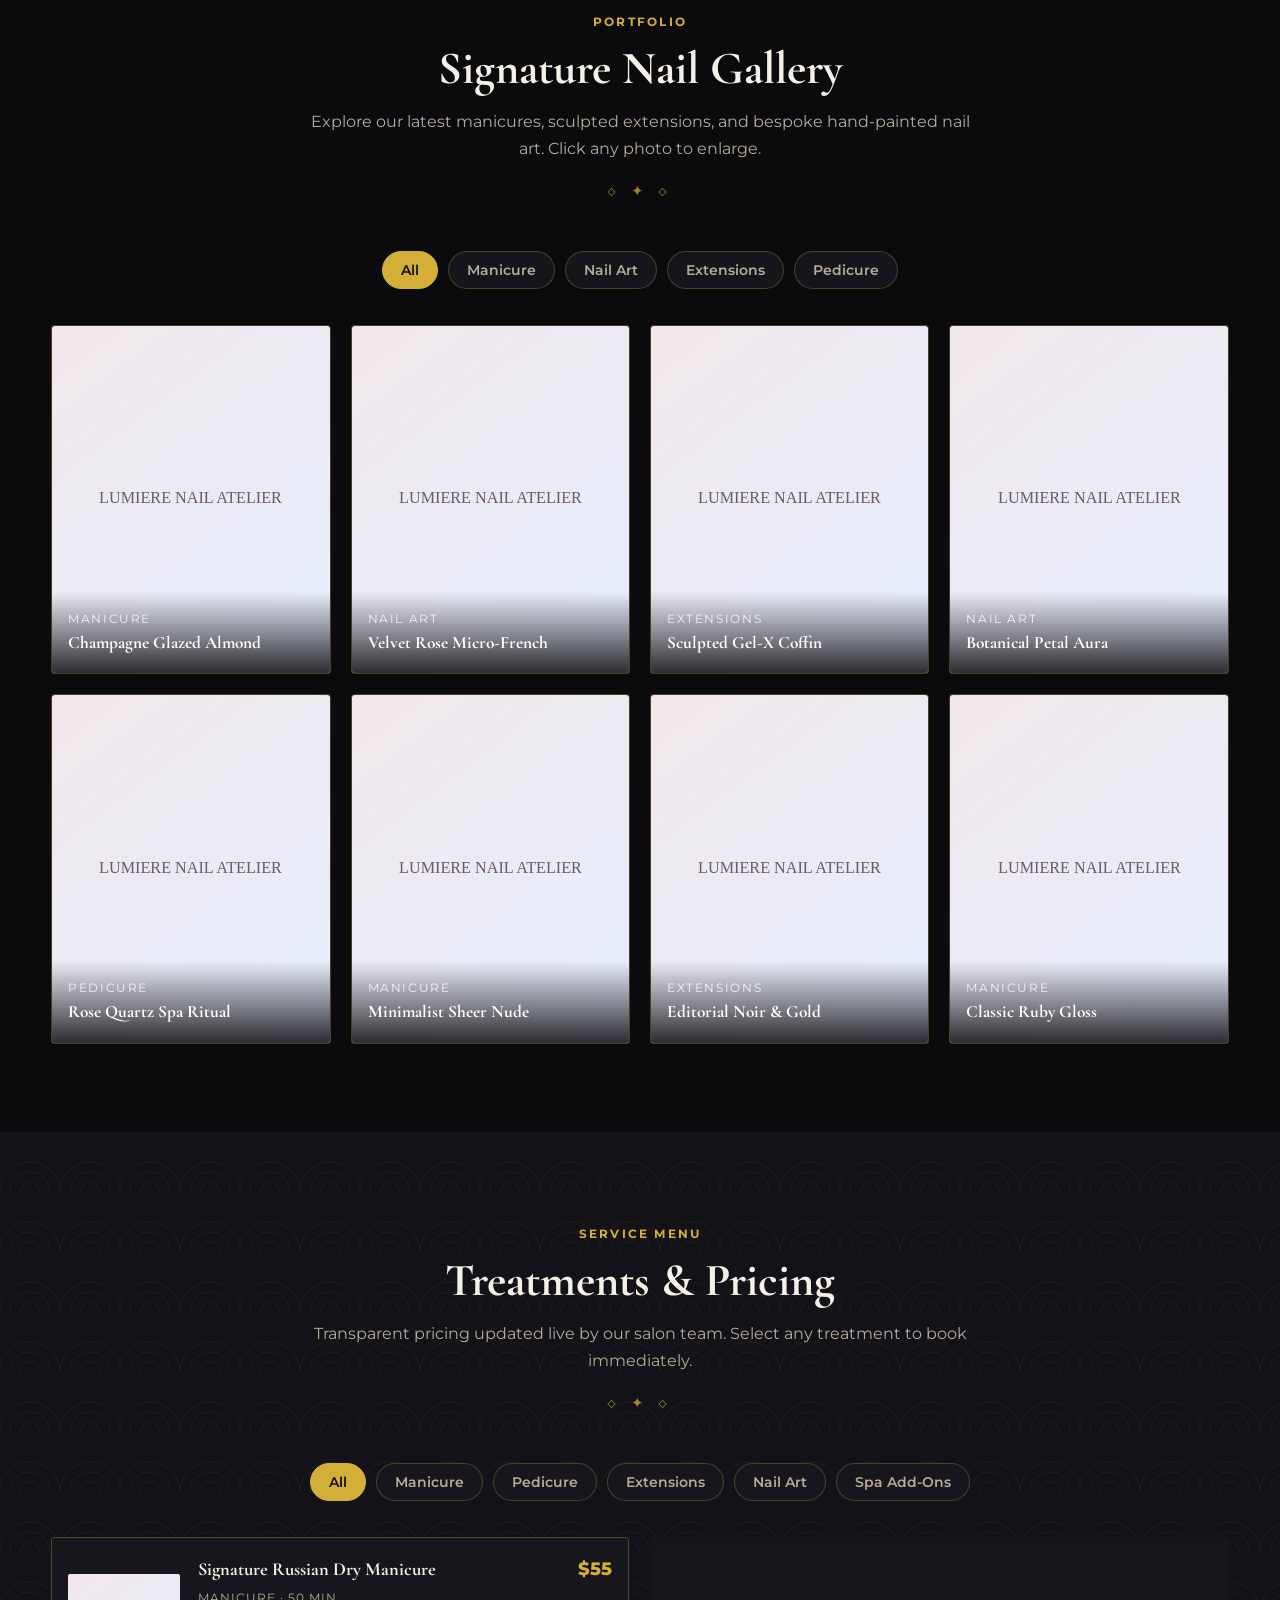
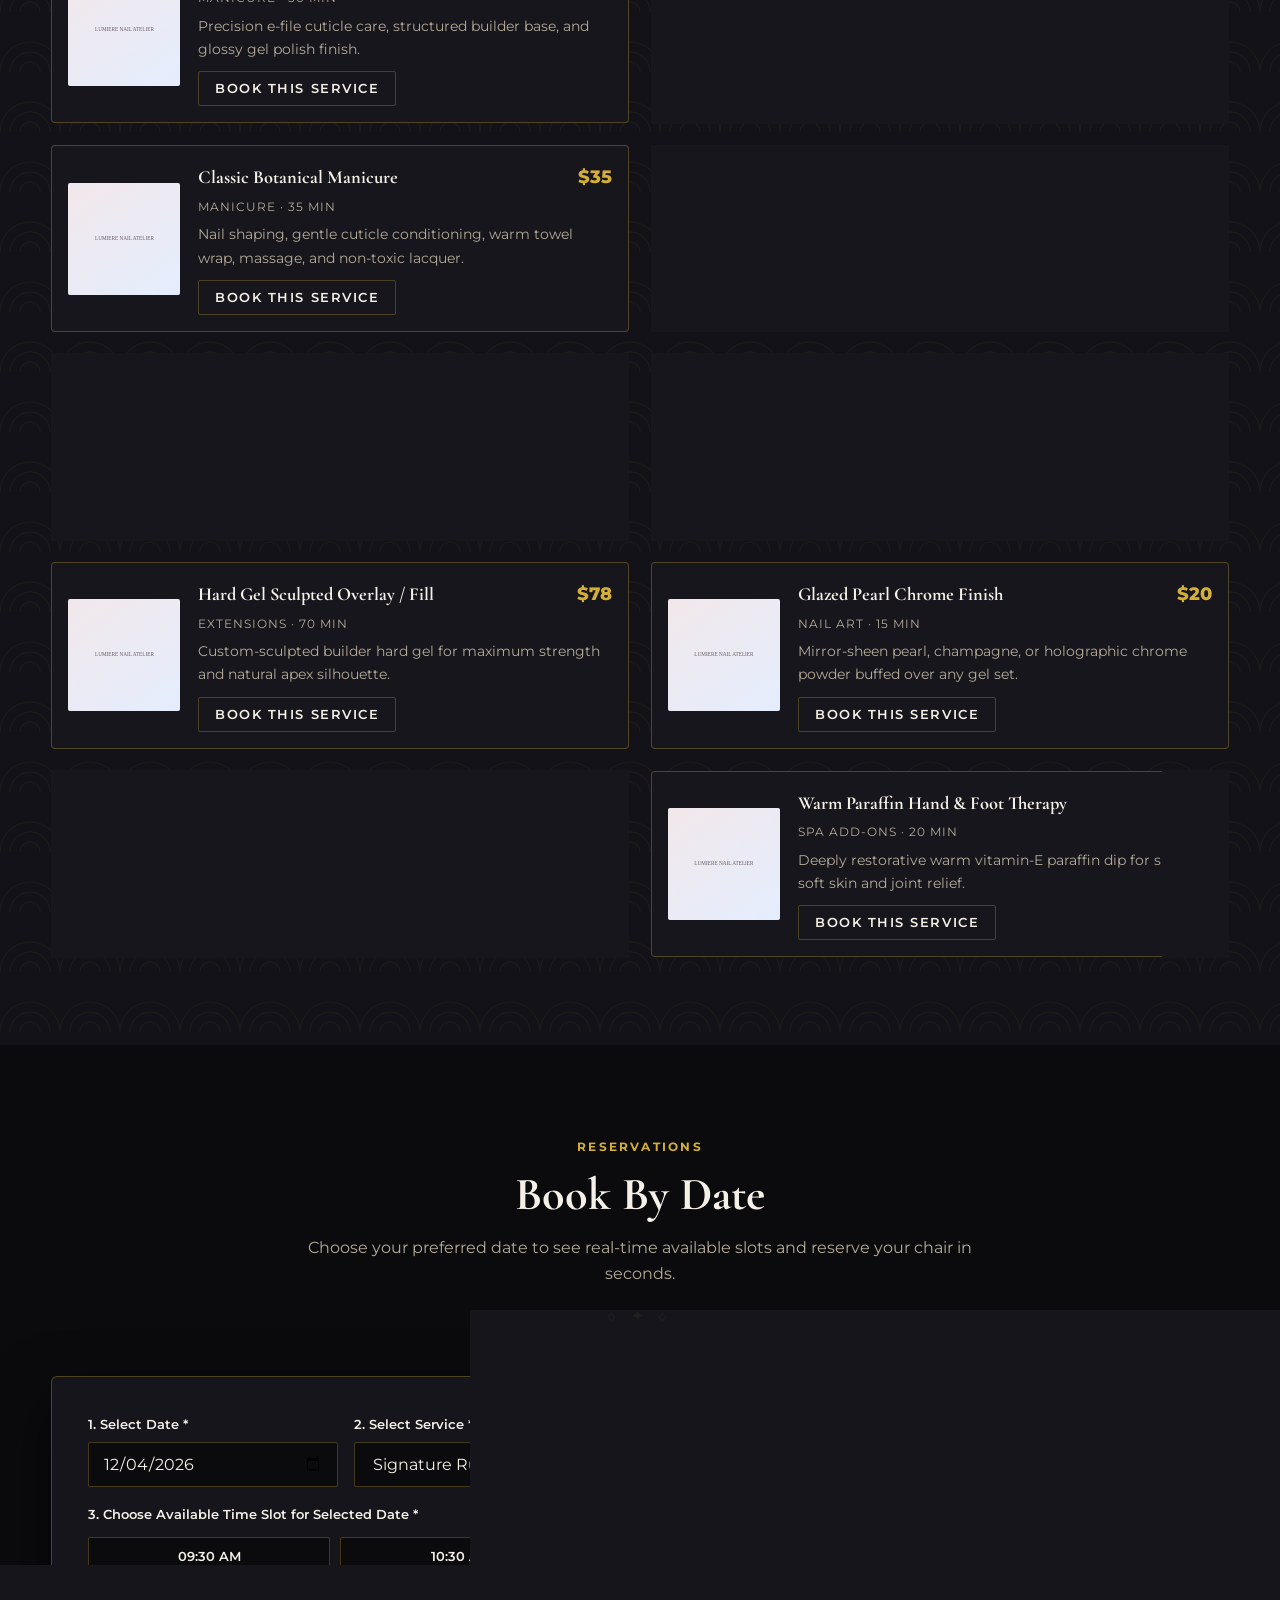
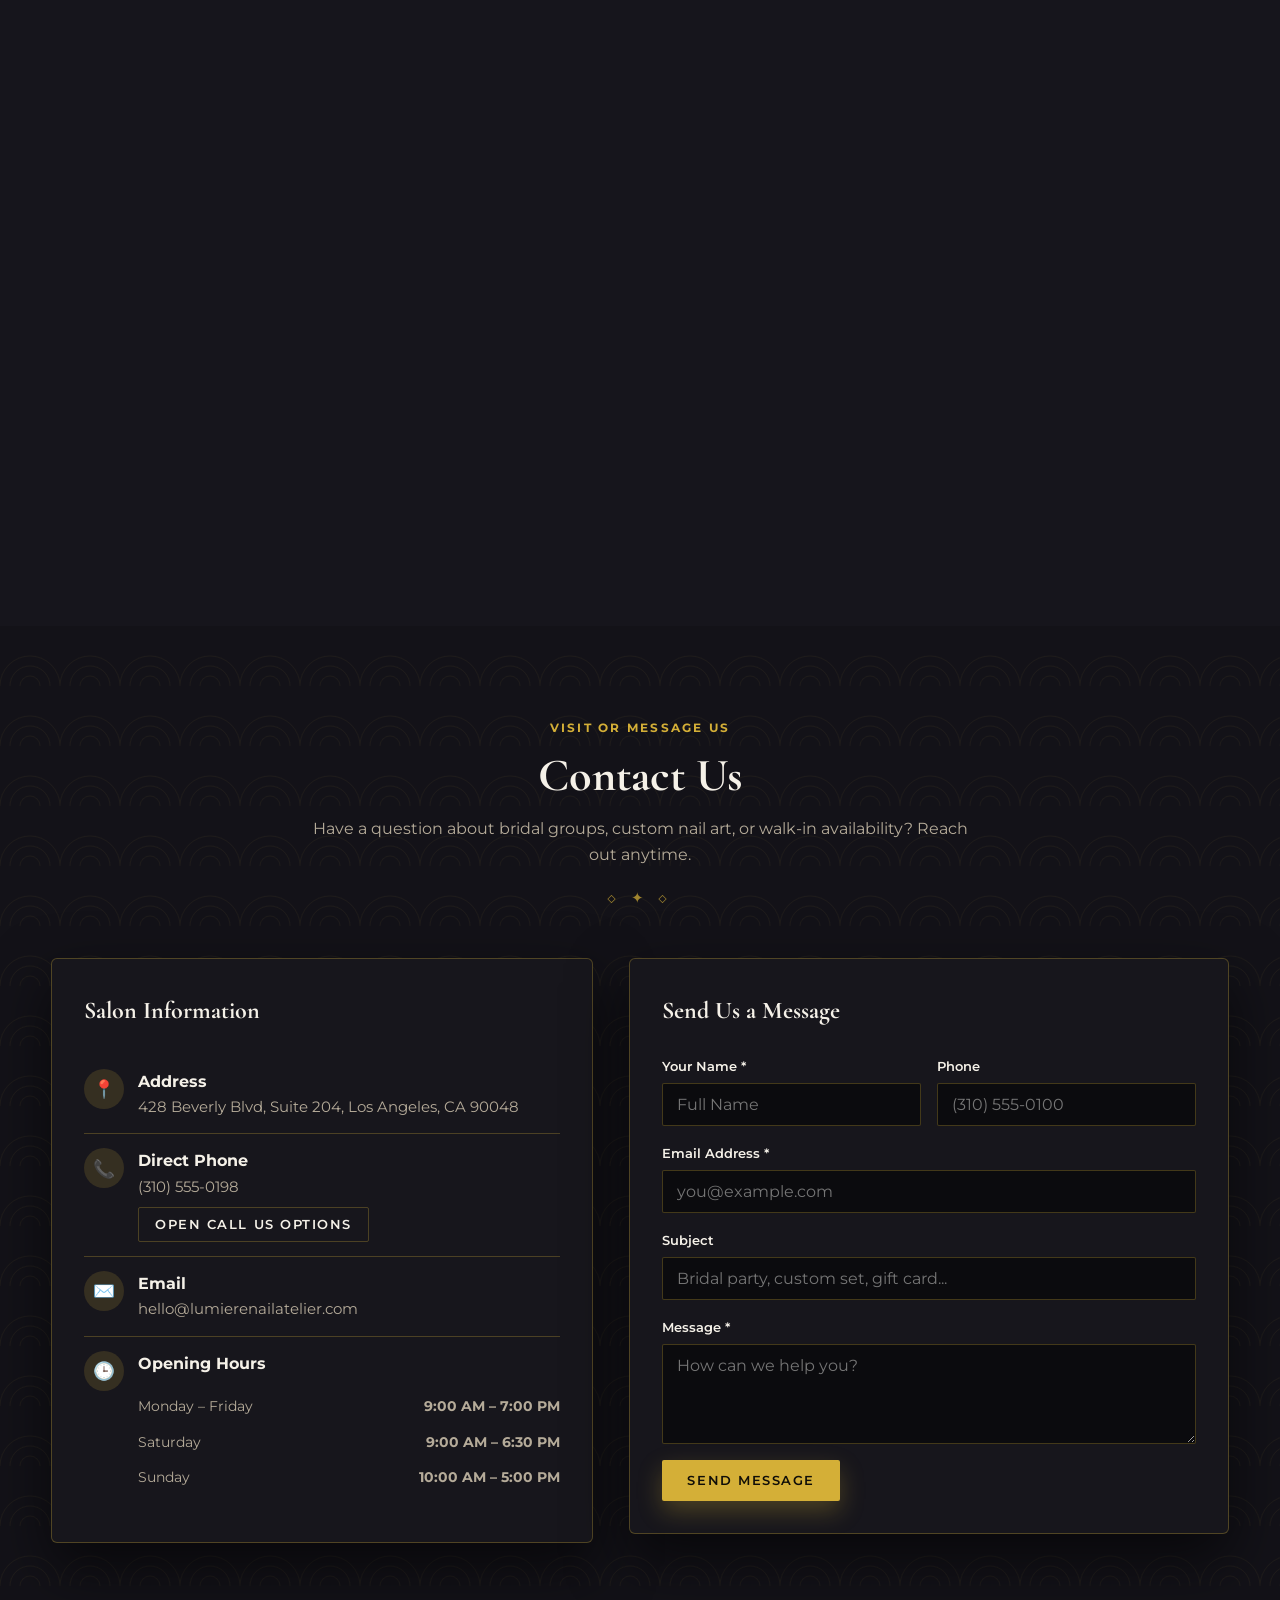
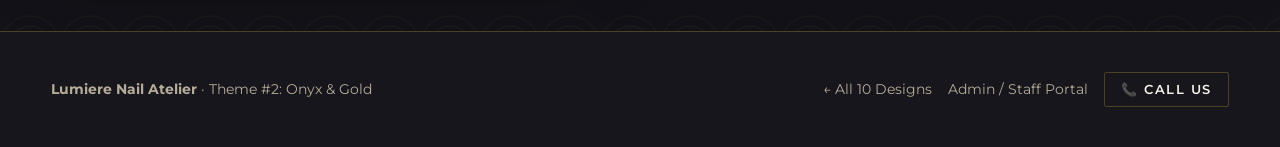
<file: index-2.html>
<!DOCTYPE html>
<html lang="en">
<head>
  <meta charset="UTF-8" />
  <meta name="viewport" content="width=device-width, initial-scale=1.0" />
  <title>Lumiere Nail Atelier — Onyx & Gold</title>
  <link rel="preconnect" href="https://fonts.googleapis.com" />
  <link rel="preconnect" href="https://fonts.gstatic.com" crossorigin />
  <link href="https://fonts.googleapis.com/css2?family=Cormorant+Garamond:wght@500;600;700&family=Montserrat:wght@400;500;600;700&display=swap" rel="stylesheet" />
  <link rel="stylesheet" href="css/shared.css" />
  <link rel="stylesheet" href="css/themes/theme-2.css" />
</head>
<body data-theme="2">
  <div id="app-root"></div>
  <script src="js/default-data.js"></script>
  <script src="js/store.js"></script>
  <script src="js/salon-engine.js"></script>
</body>
</html>
</file>
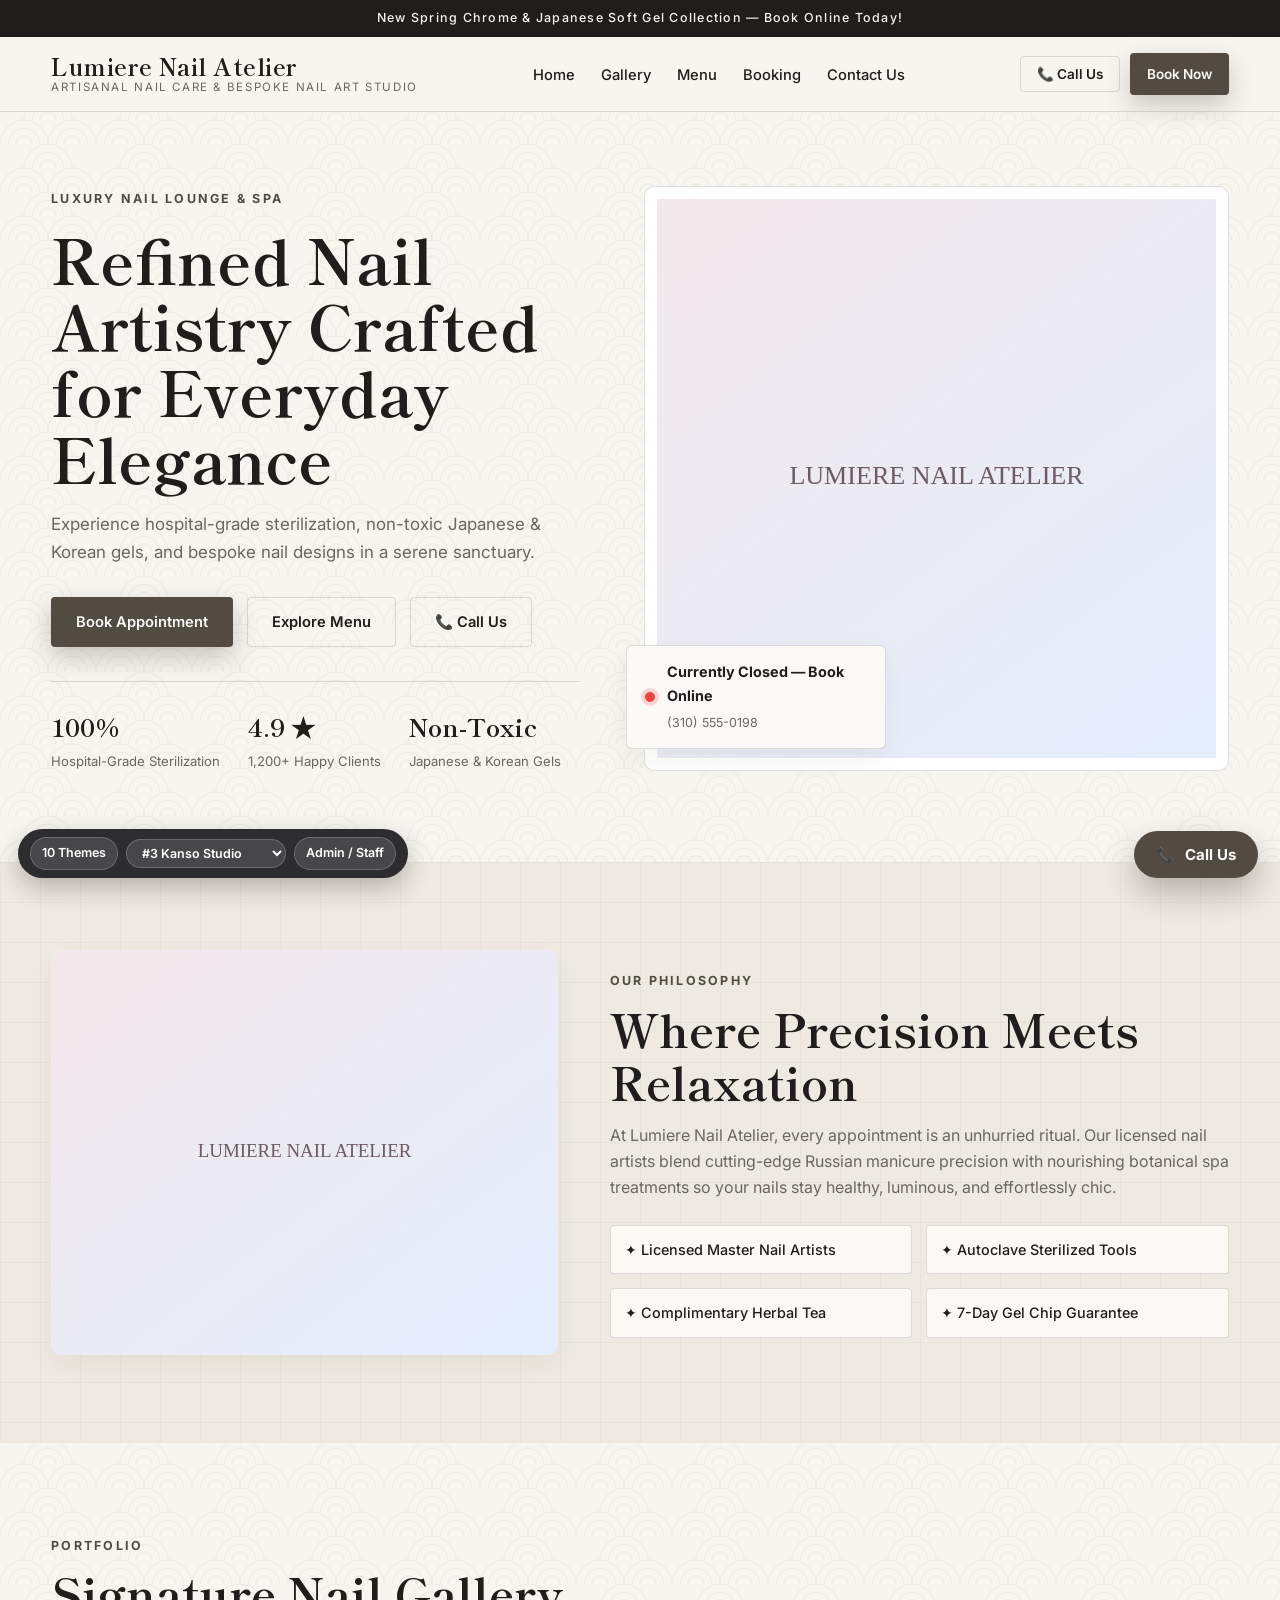
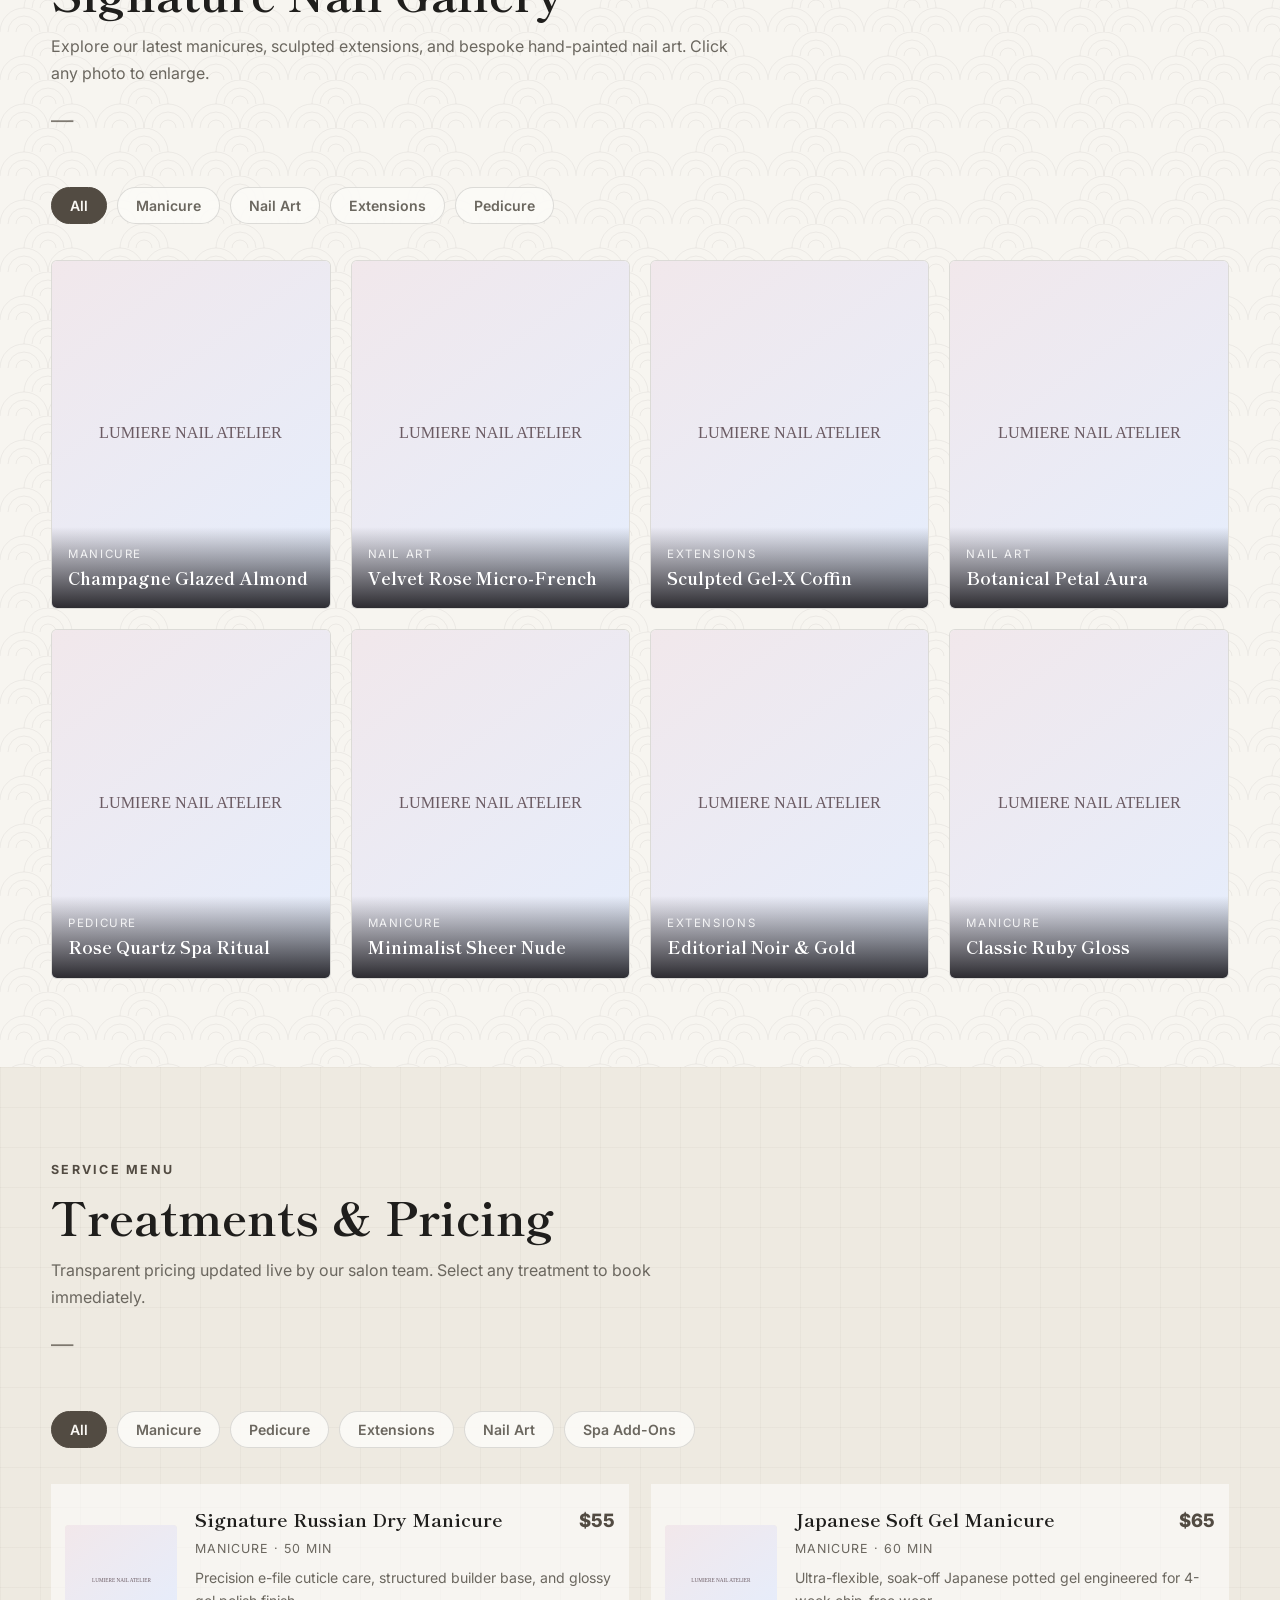
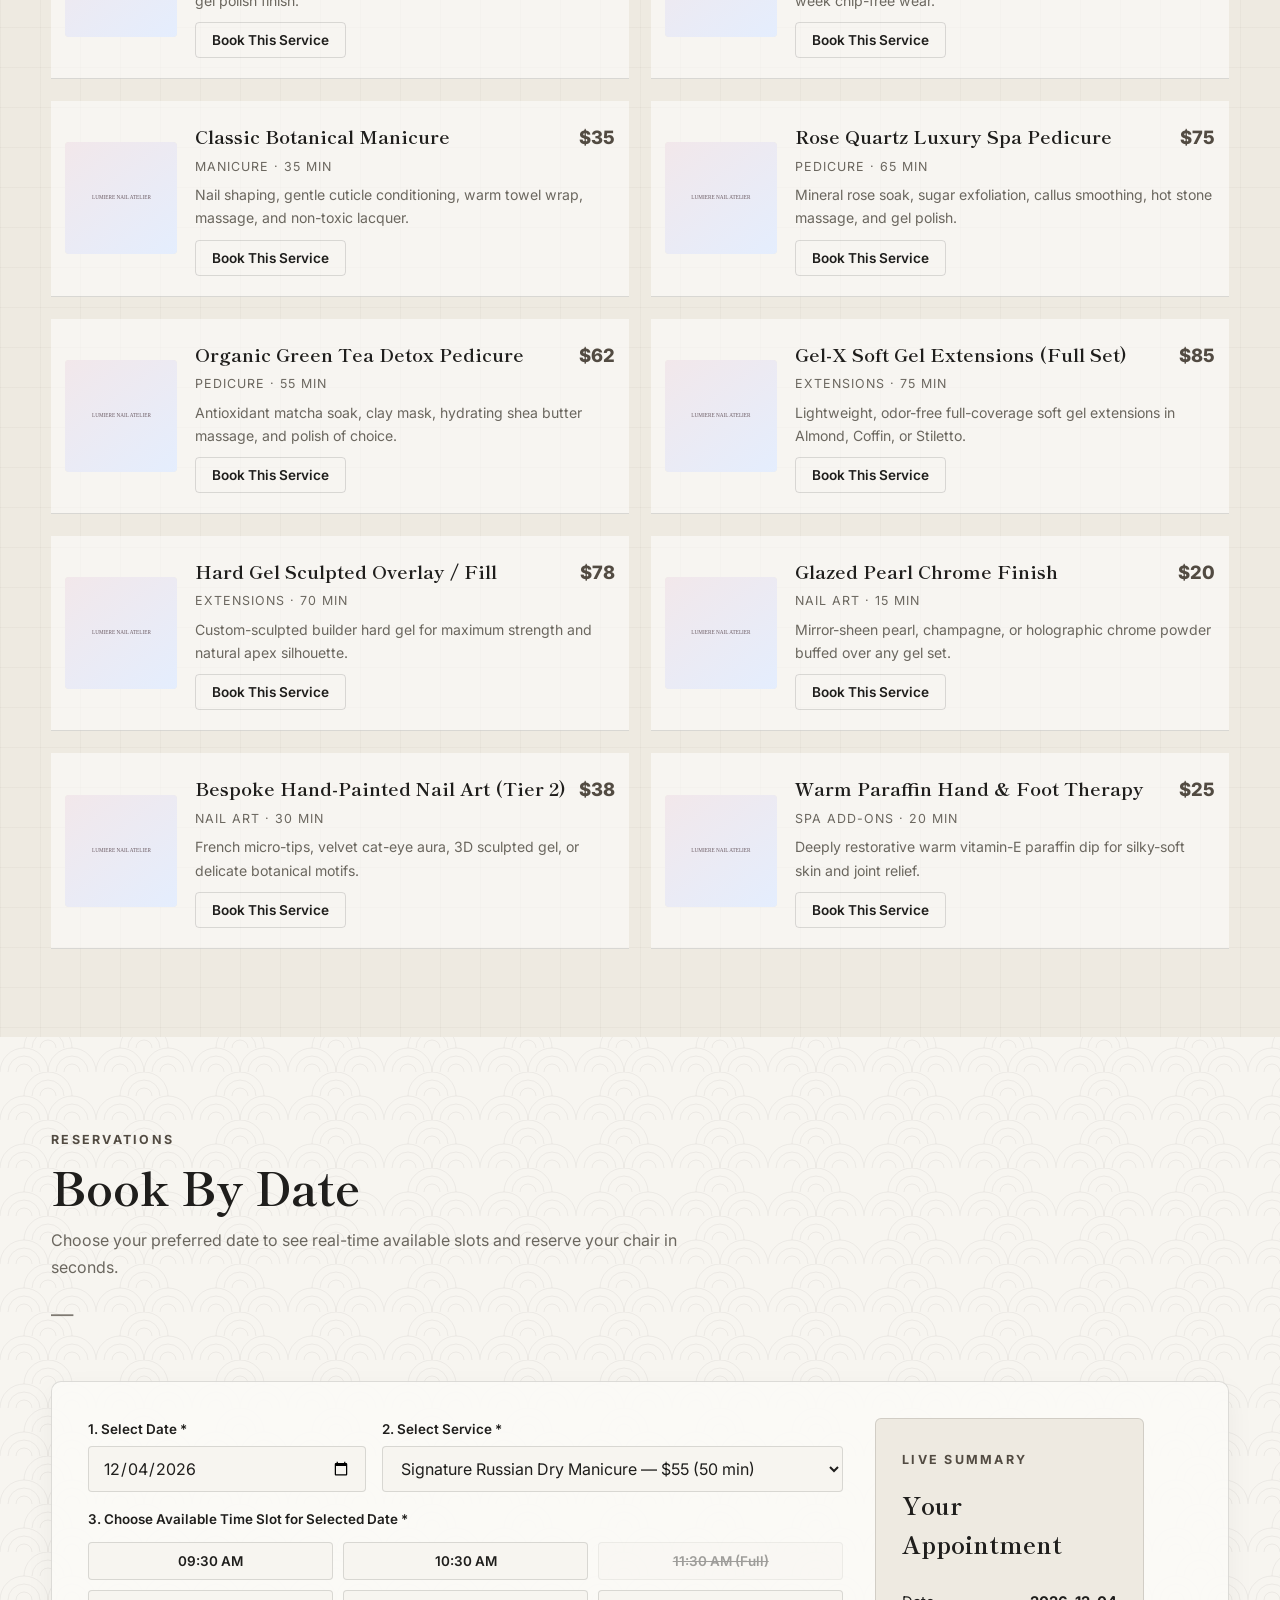
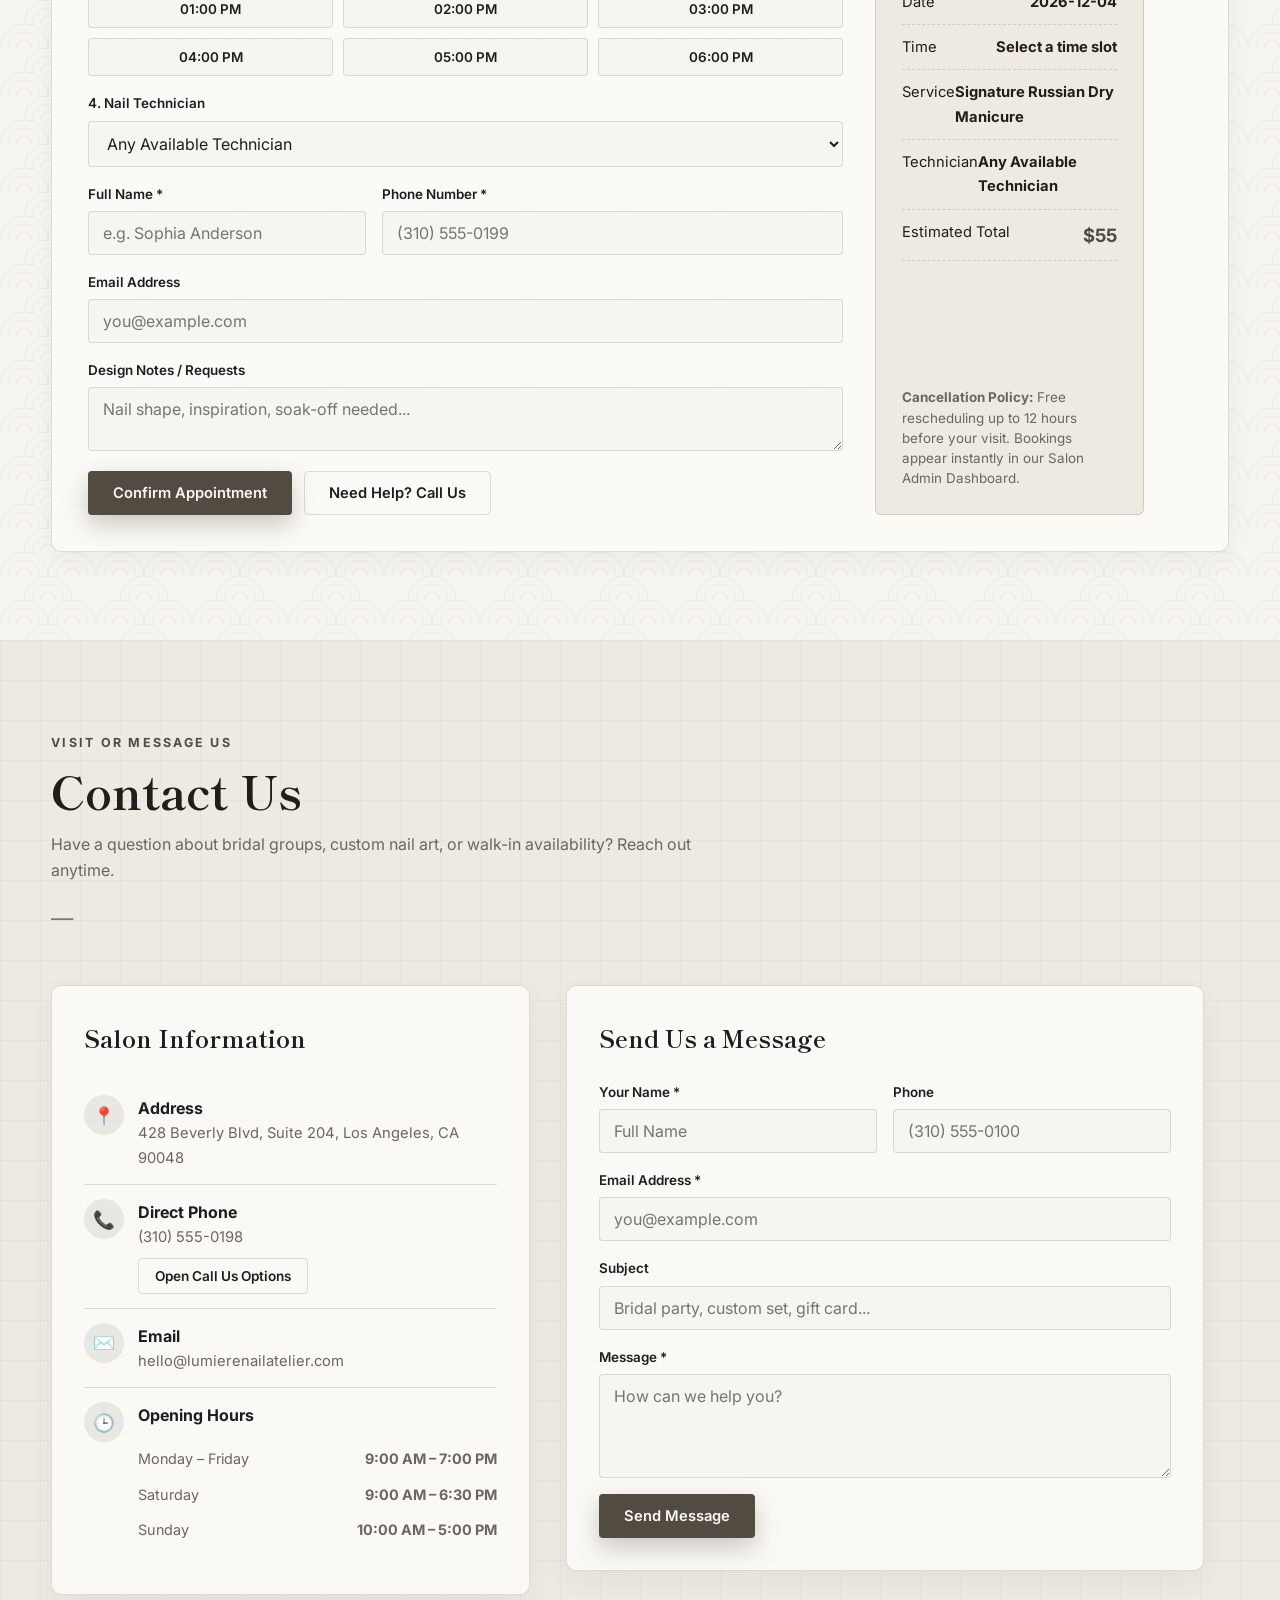
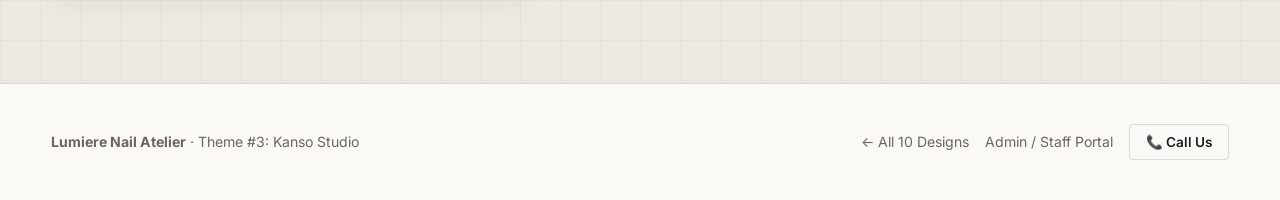
<file: index-3.html>
<!DOCTYPE html>
<html lang="en">
<head>
  <meta charset="UTF-8" />
  <meta name="viewport" content="width=device-width, initial-scale=1.0" />
  <title>Lumiere Nail Atelier — Kanso Studio</title>
  <link rel="preconnect" href="https://fonts.googleapis.com" />
  <link rel="preconnect" href="https://fonts.gstatic.com" crossorigin />
  <link href="https://fonts.googleapis.com/css2?family=Inter:wght@400;500;600;700&family=Shippori+Mincho:wght@500;600;700&display=swap" rel="stylesheet" />
  <link rel="stylesheet" href="css/shared.css" />
  <link rel="stylesheet" href="css/themes/theme-3.css" />
</head>
<body data-theme="3">
  <div id="app-root"></div>
  <script src="js/default-data.js"></script>
  <script src="js/store.js"></script>
  <script src="js/salon-engine.js"></script>
</body>
</html>
</file>
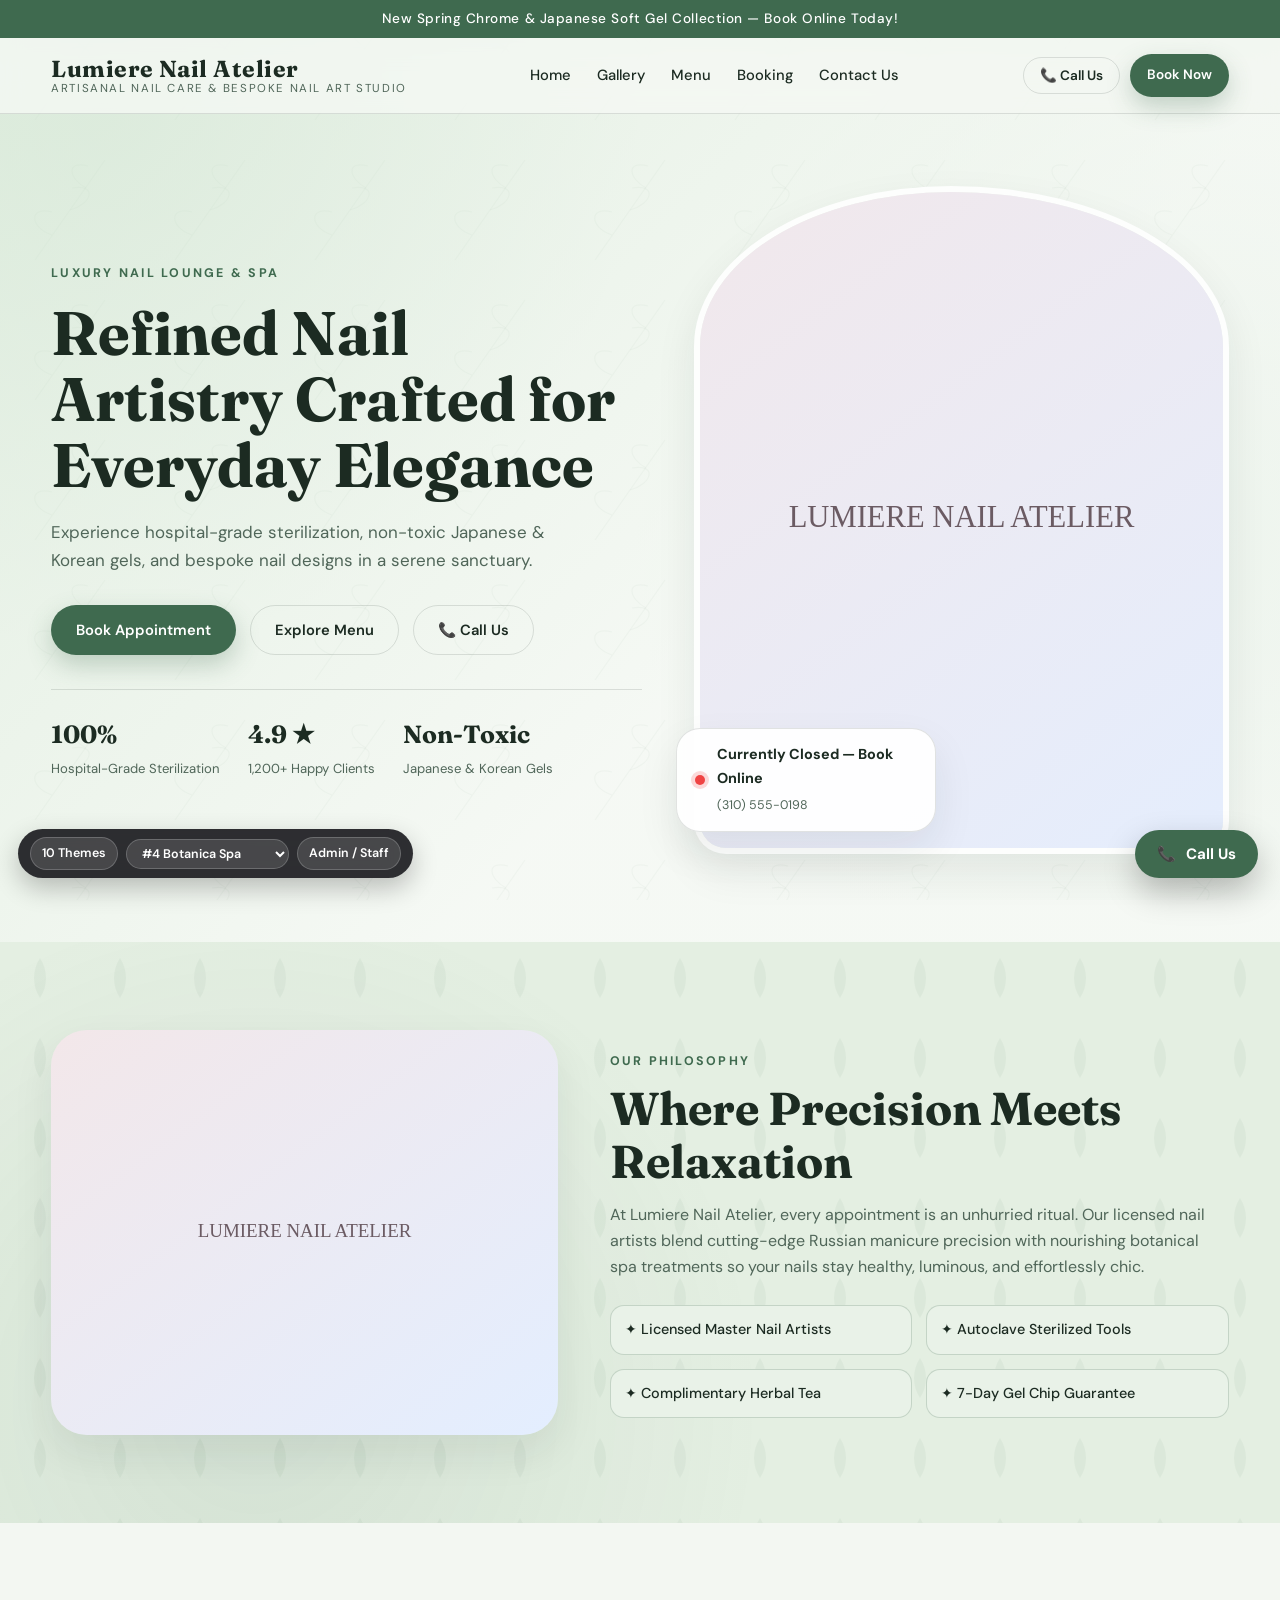
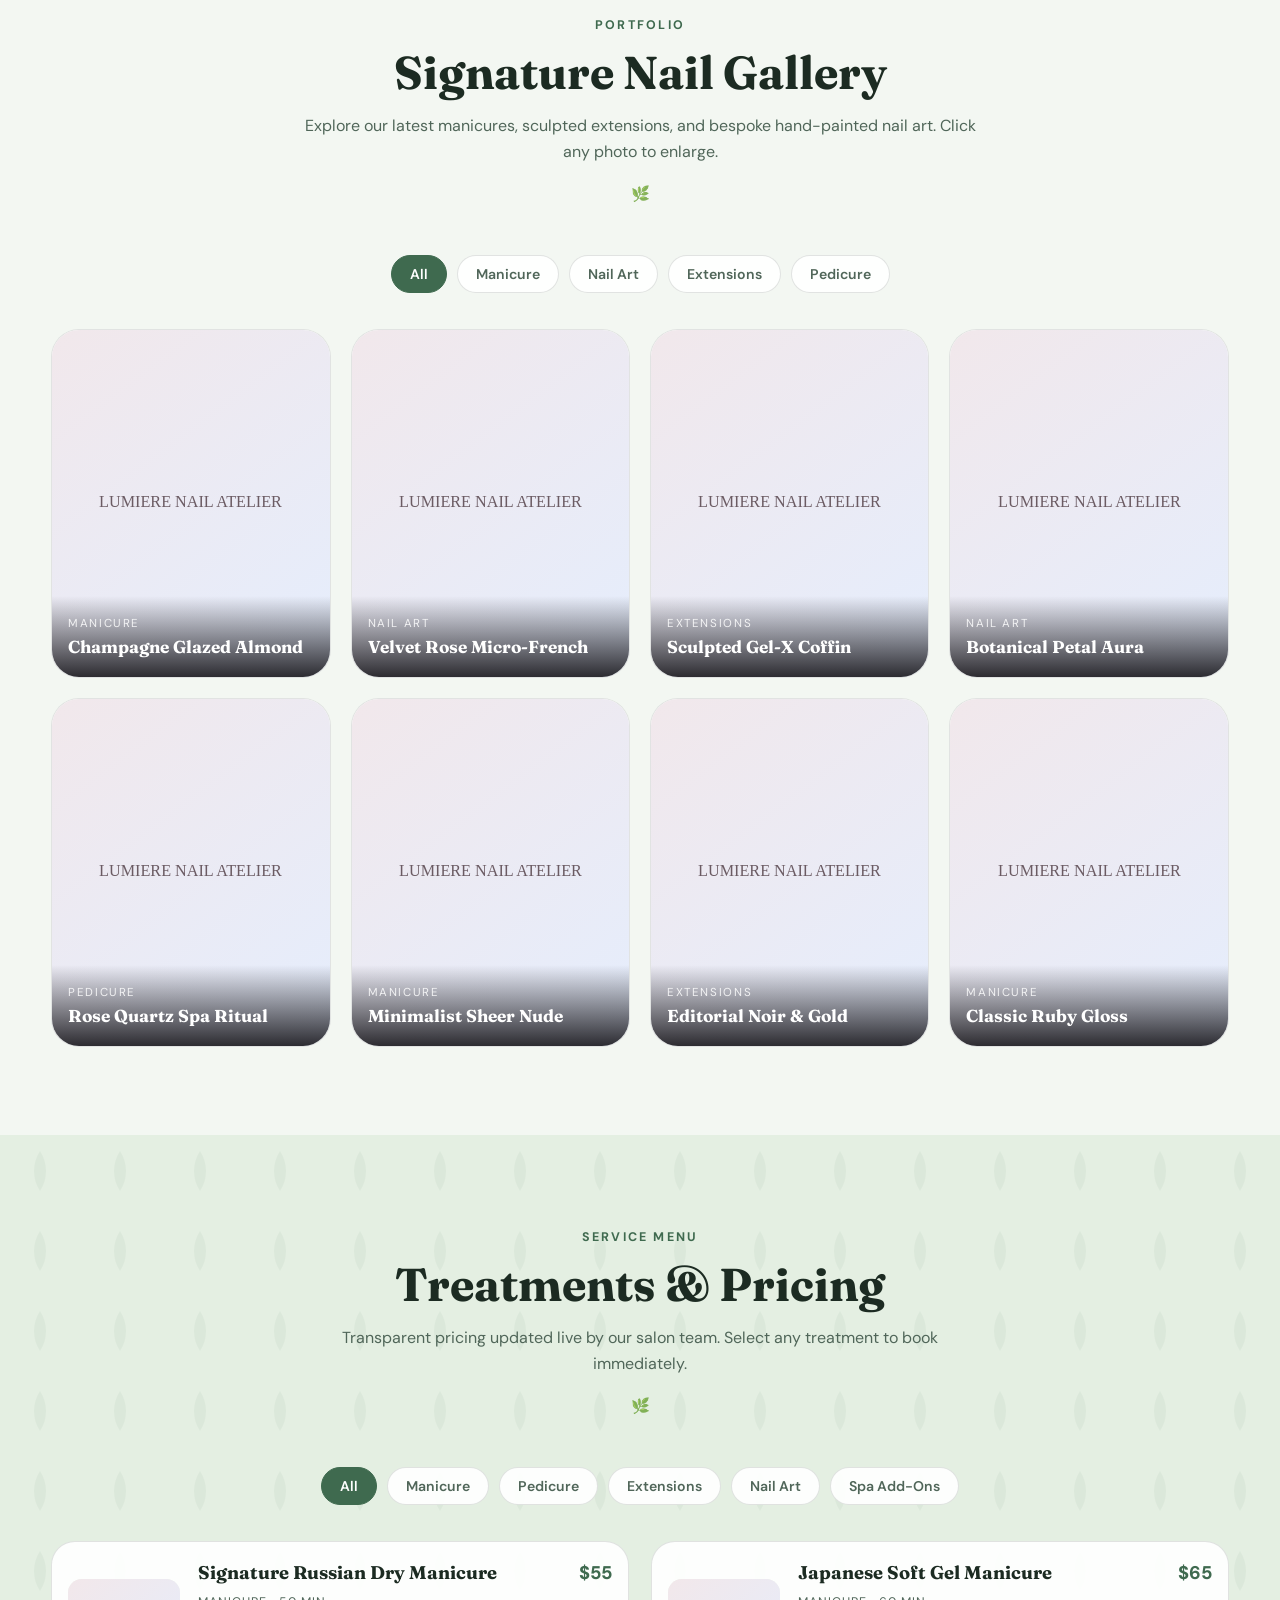
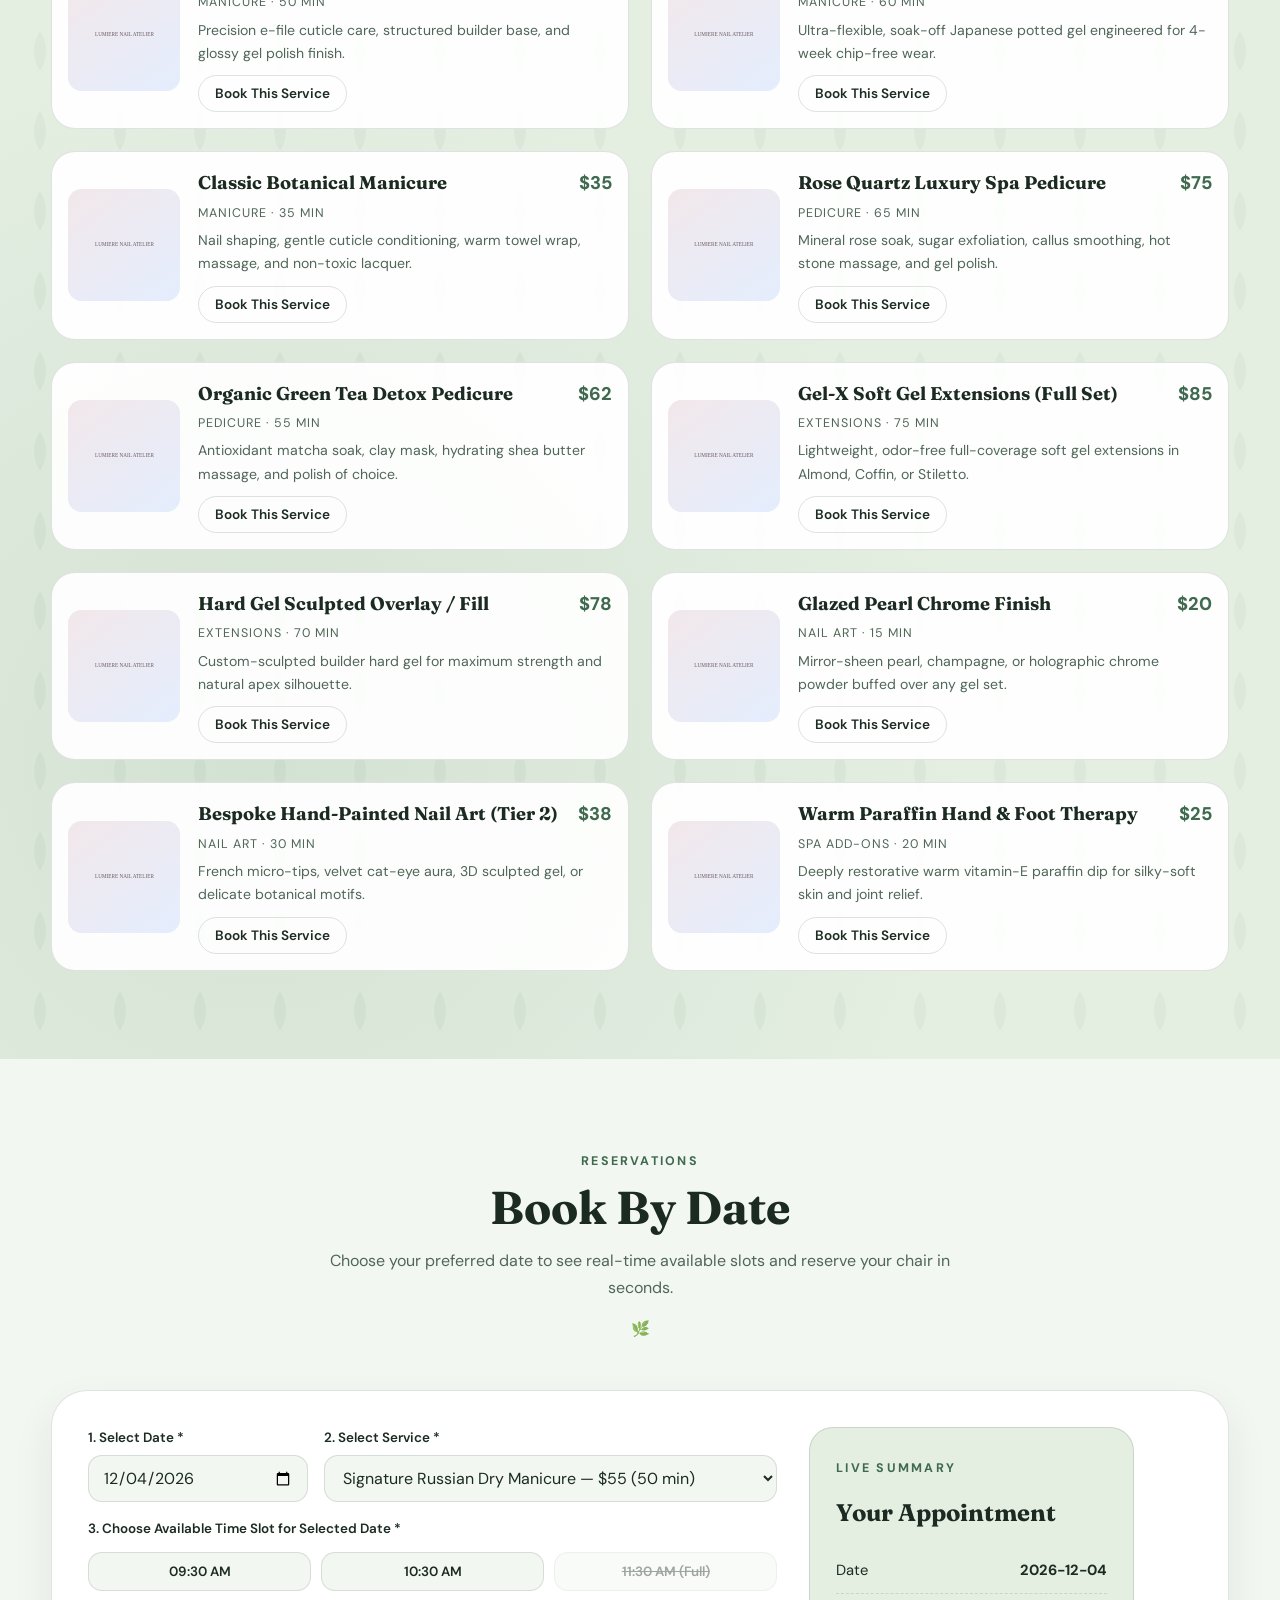
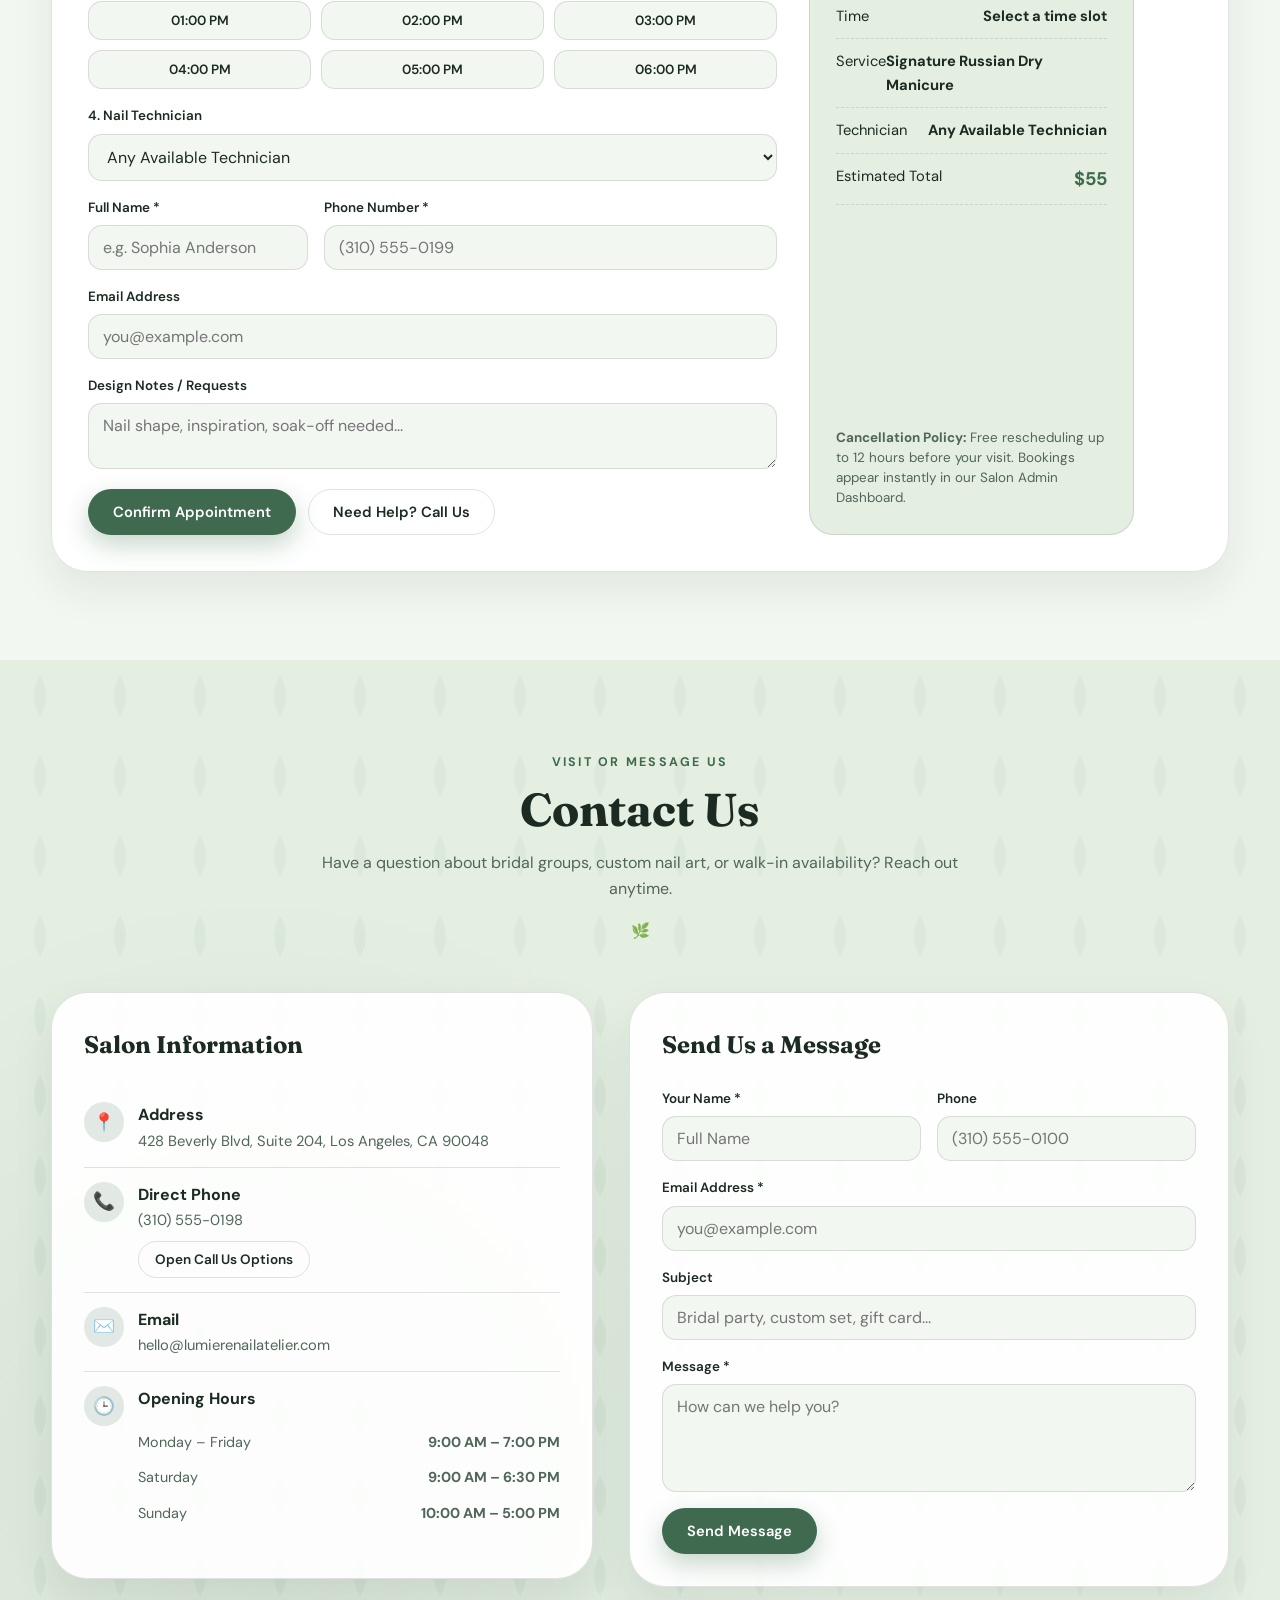
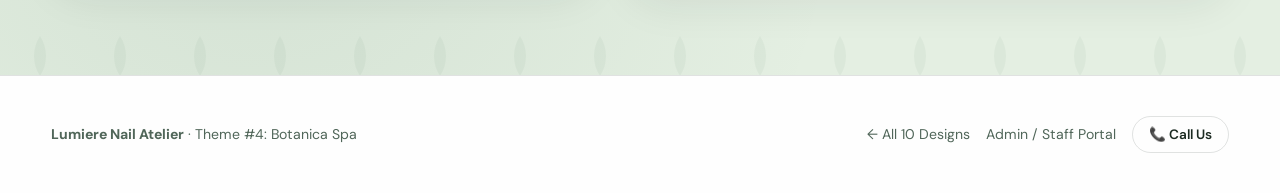
<file: index-4.html>
<!DOCTYPE html>
<html lang="en">
<head>
  <meta charset="UTF-8" />
  <meta name="viewport" content="width=device-width, initial-scale=1.0" />
  <title>Lumiere Nail Atelier — Botanica Spa</title>
  <link rel="preconnect" href="https://fonts.googleapis.com" />
  <link rel="preconnect" href="https://fonts.gstatic.com" crossorigin />
  <link href="https://fonts.googleapis.com/css2?family=DM+Sans:wght@400;500;700&family=Fraunces:wght@500;600;700&display=swap" rel="stylesheet" />
  <link rel="stylesheet" href="css/shared.css" />
  <link rel="stylesheet" href="css/themes/theme-4.css" />
</head>
<body data-theme="4">
  <div id="app-root"></div>
  <script src="js/default-data.js"></script>
  <script src="js/store.js"></script>
  <script src="js/salon-engine.js"></script>
</body>
</html>
</file>
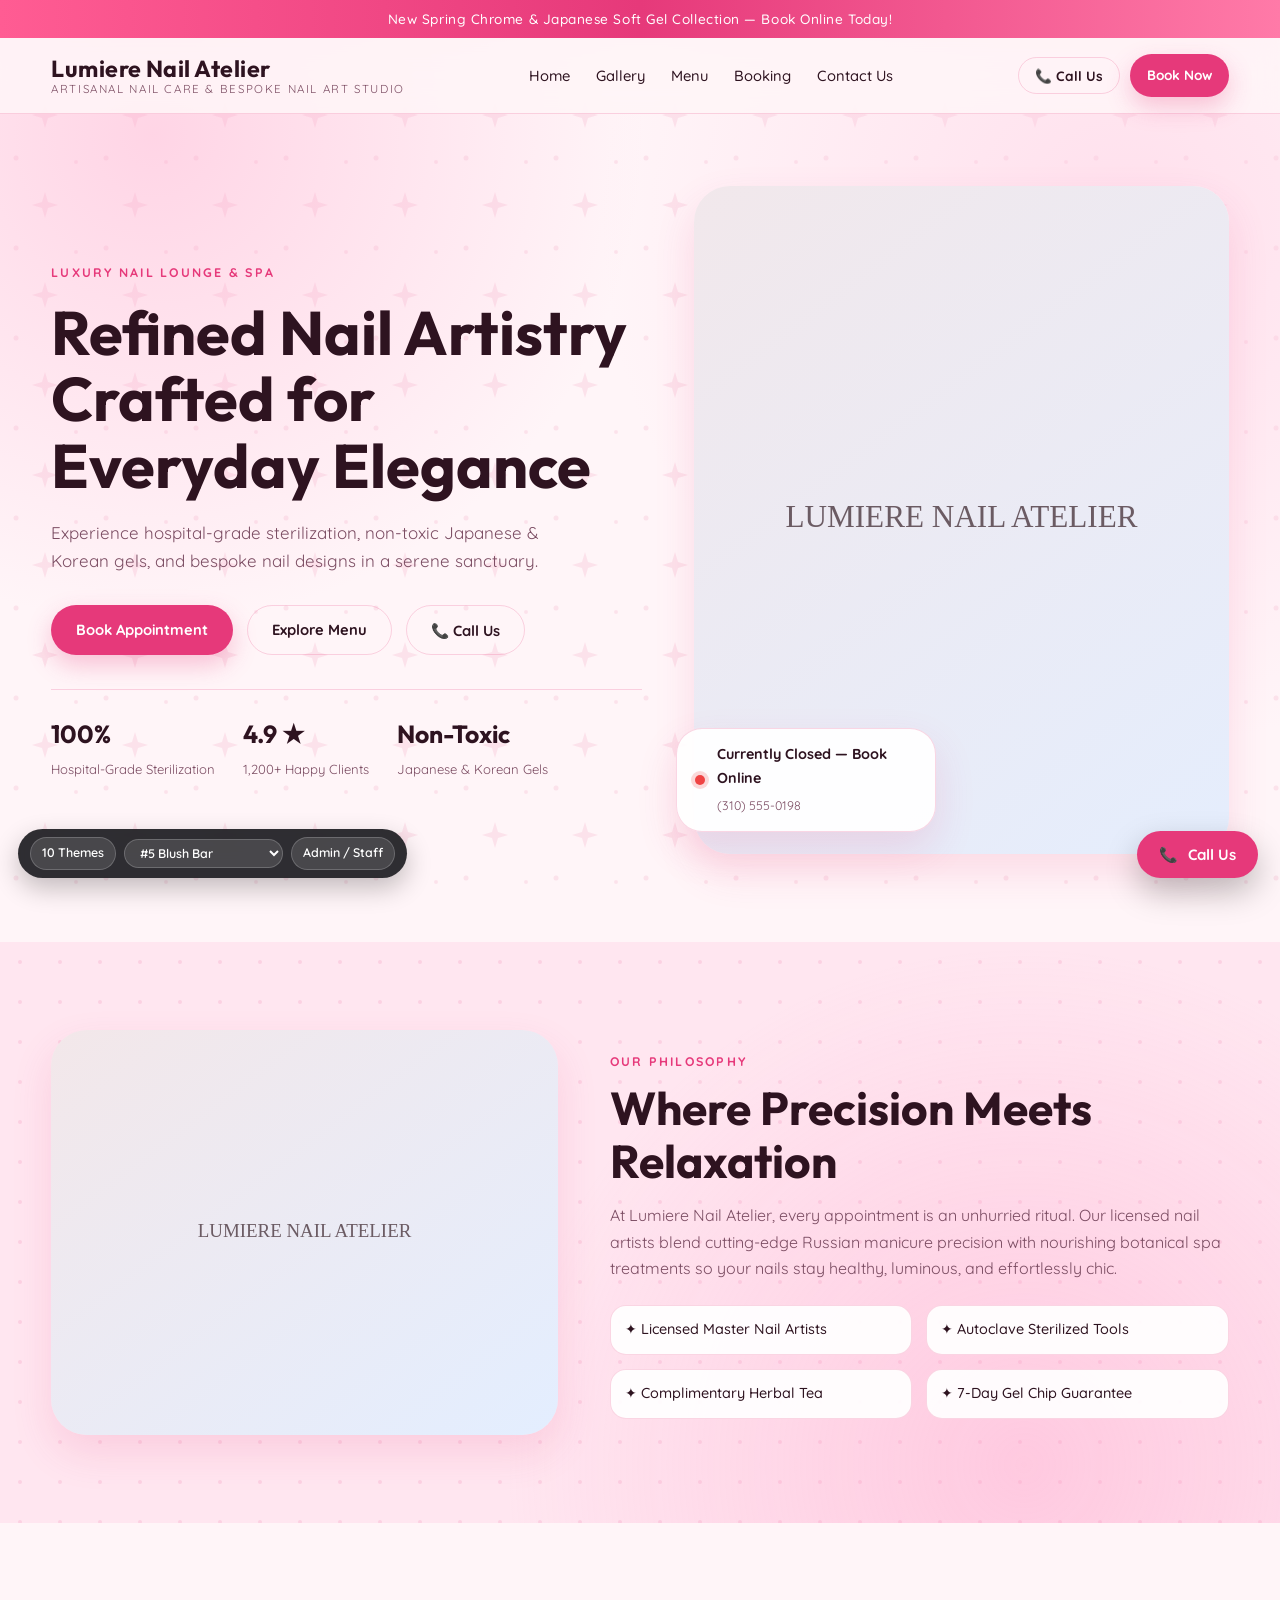
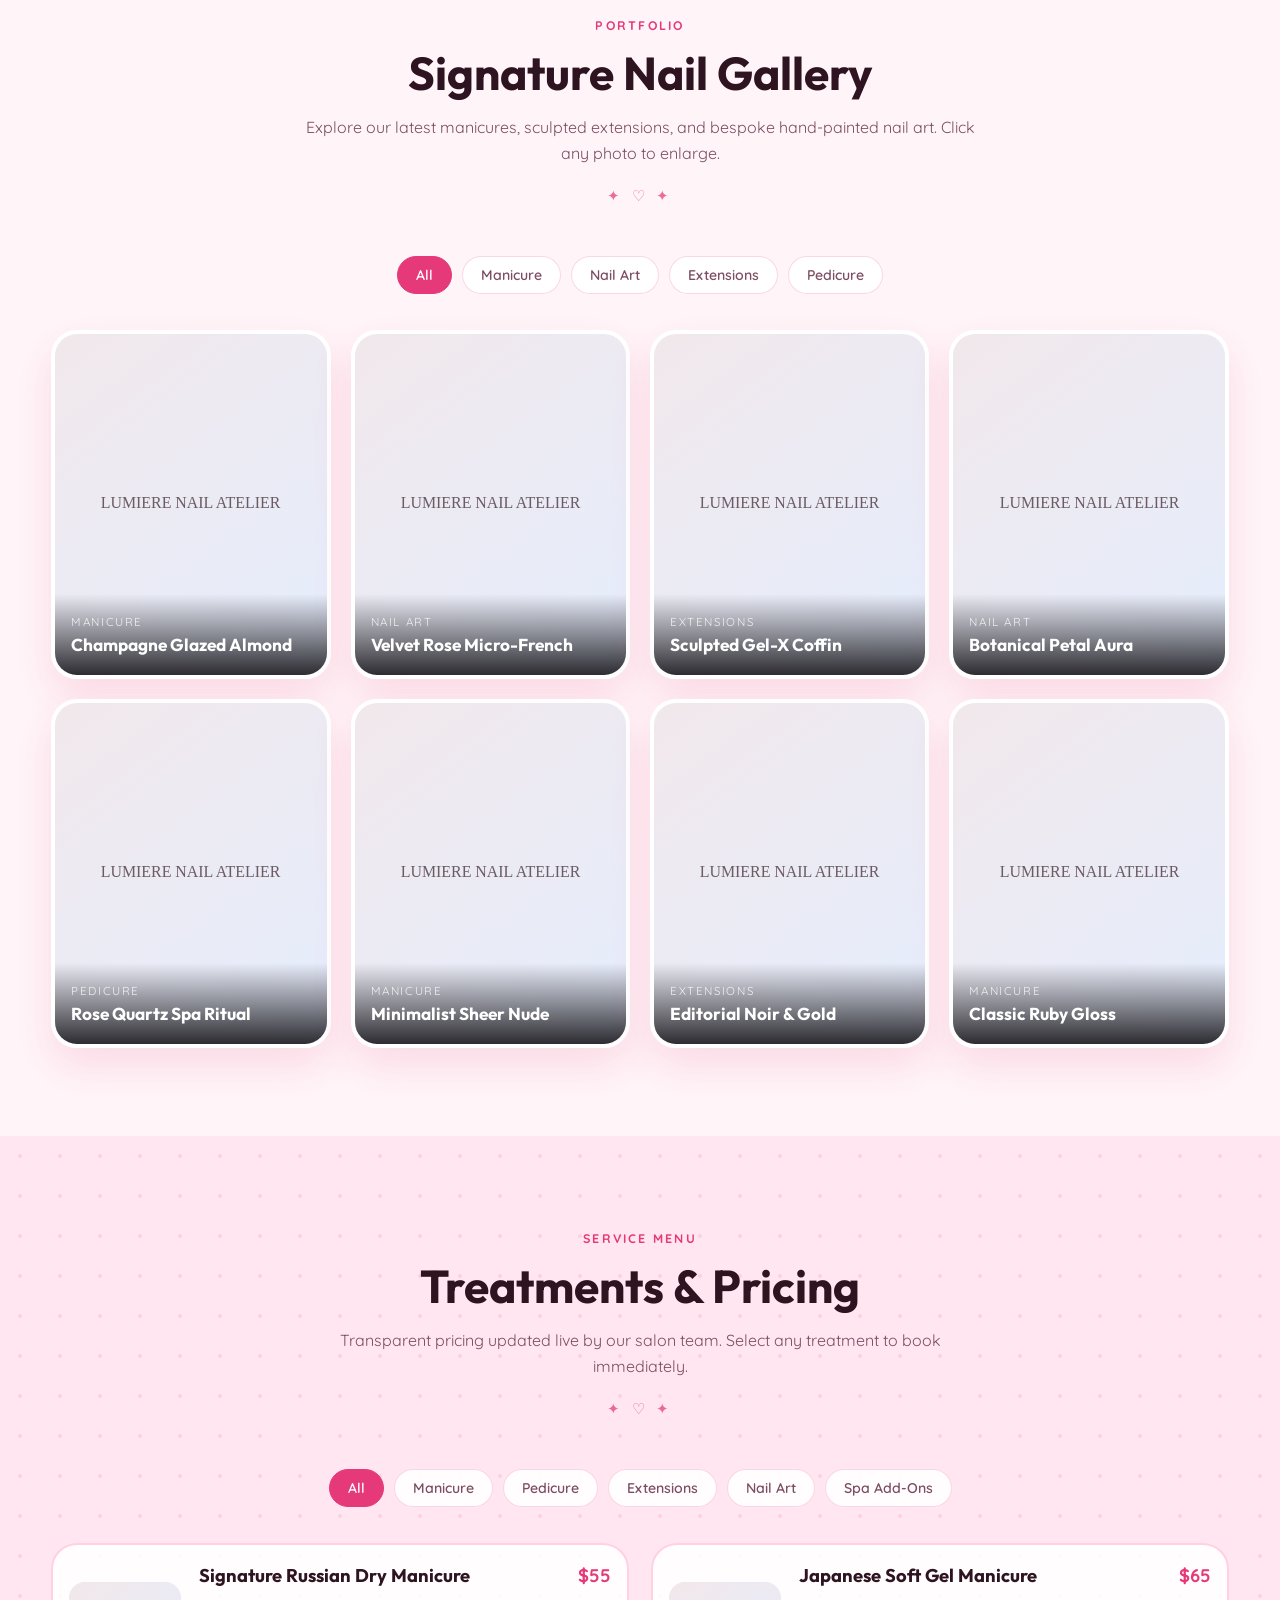
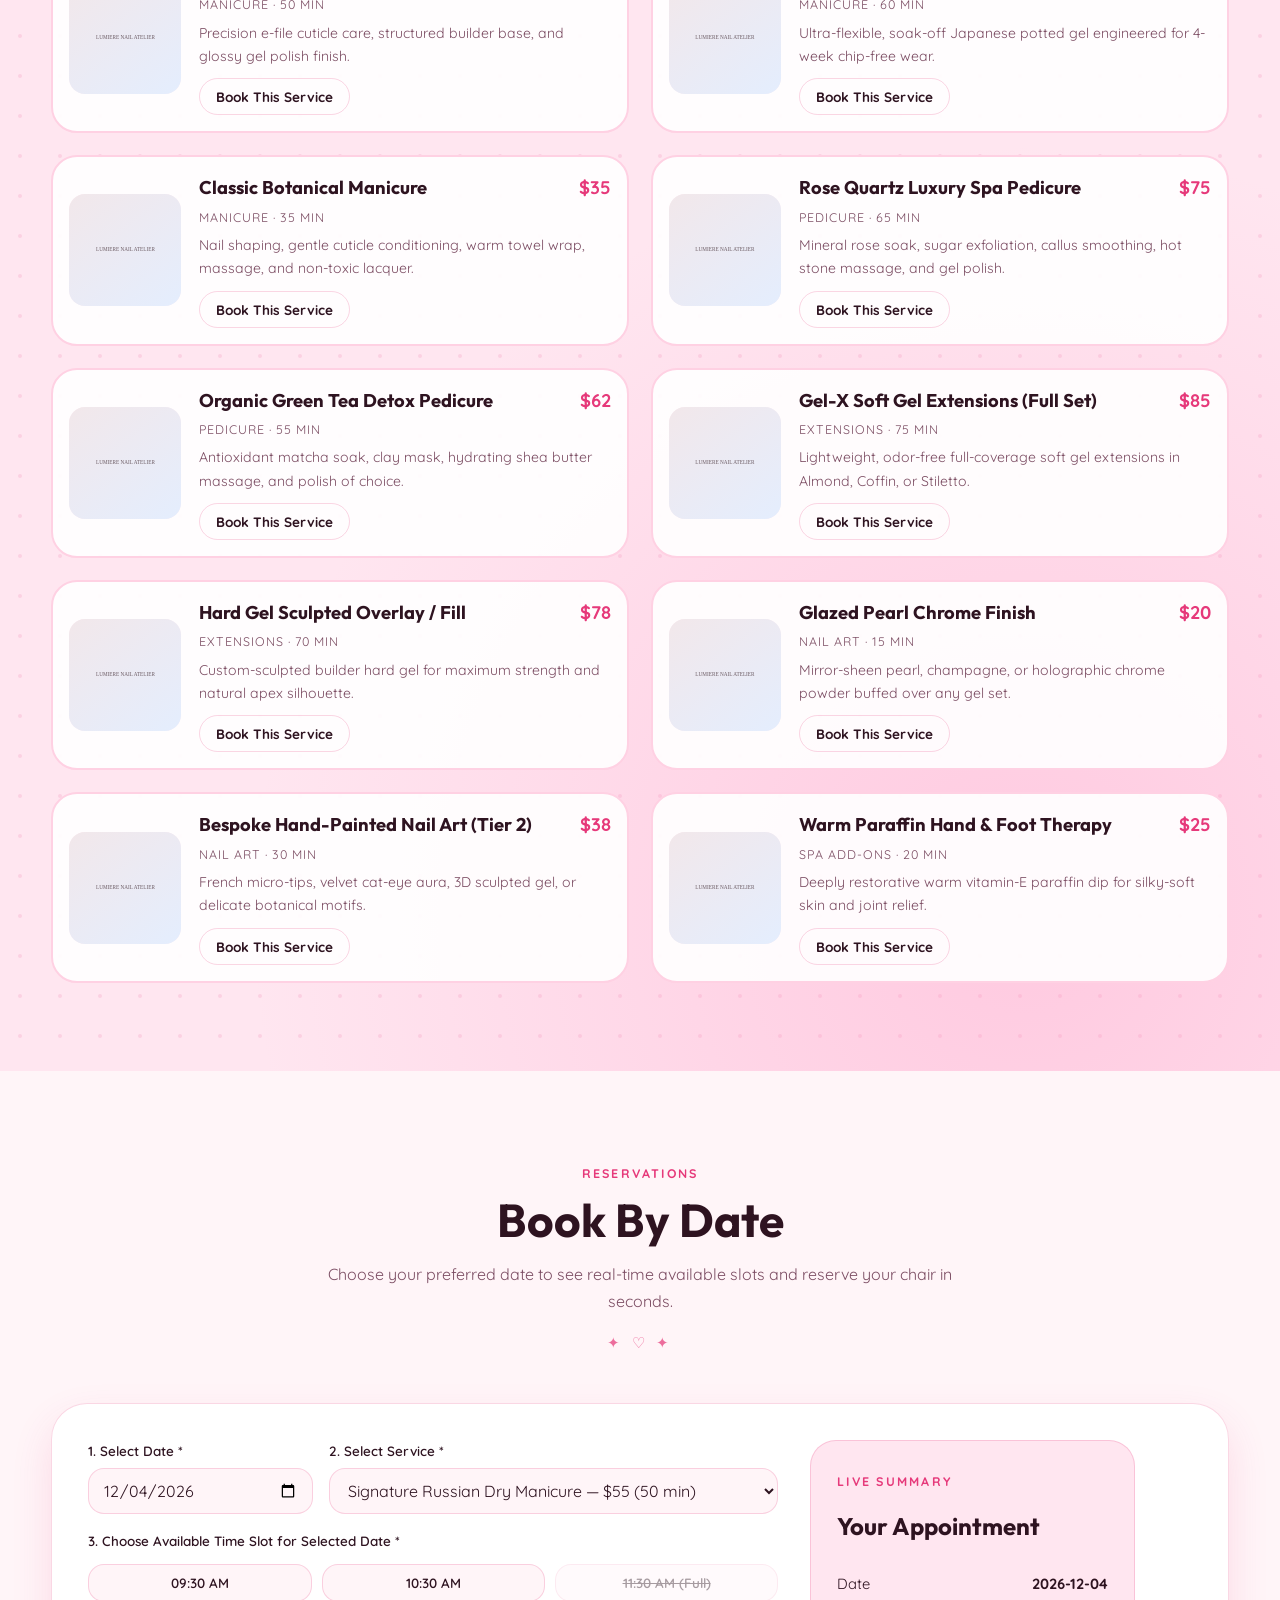
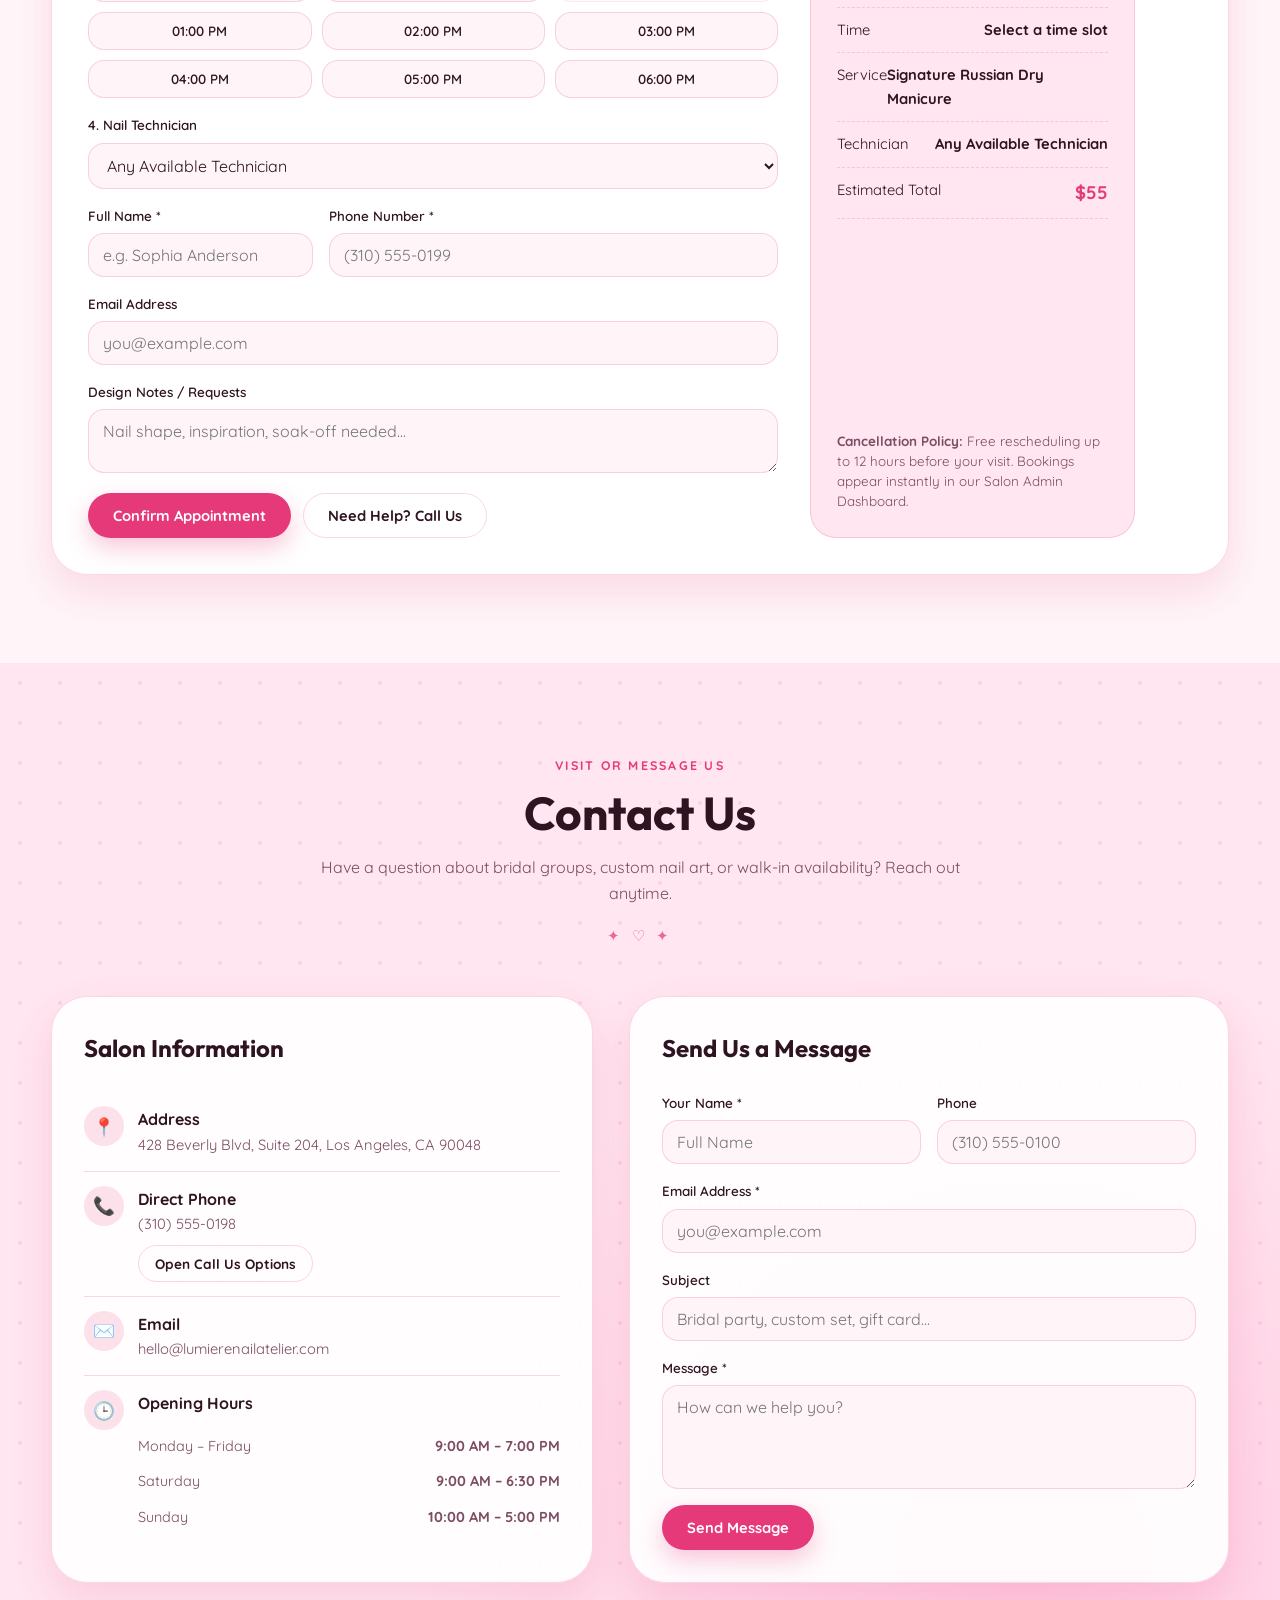
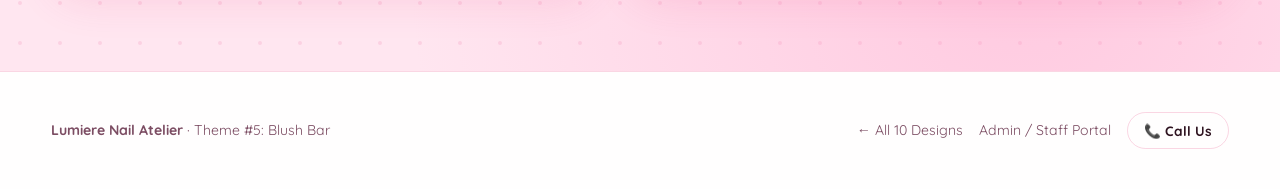
<file: index-5.html>
<!DOCTYPE html>
<html lang="en">
<head>
  <meta charset="UTF-8" />
  <meta name="viewport" content="width=device-width, initial-scale=1.0" />
  <title>Lumiere Nail Atelier — Blush Bar</title>
  <link rel="preconnect" href="https://fonts.googleapis.com" />
  <link rel="preconnect" href="https://fonts.gstatic.com" crossorigin />
  <link href="https://fonts.googleapis.com/css2?family=Outfit:wght@500;600;700&family=Quicksand:wght@500;600;700&display=swap" rel="stylesheet" />
  <link rel="stylesheet" href="css/shared.css" />
  <link rel="stylesheet" href="css/themes/theme-5.css" />
</head>
<body data-theme="5">
  <div id="app-root"></div>
  <script src="js/default-data.js"></script>
  <script src="js/store.js"></script>
  <script src="js/salon-engine.js"></script>
</body>
</html>
</file>
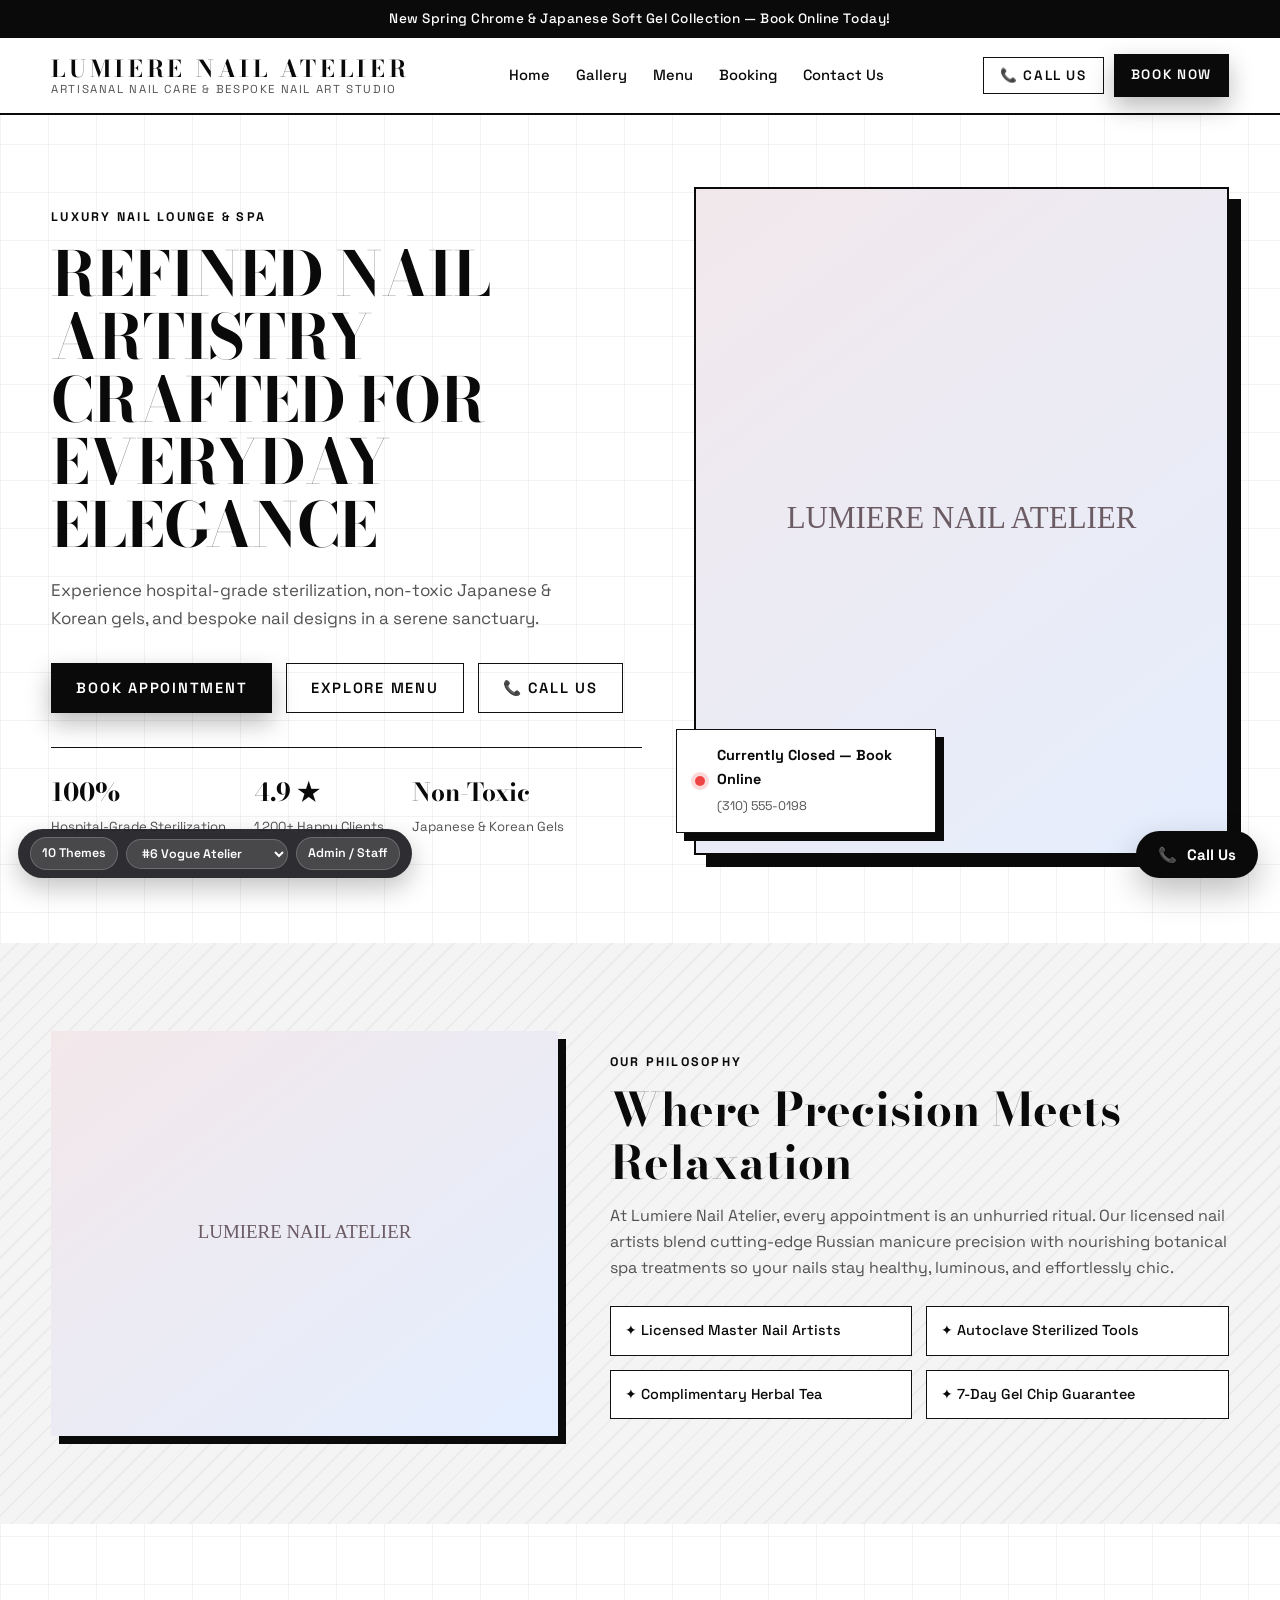
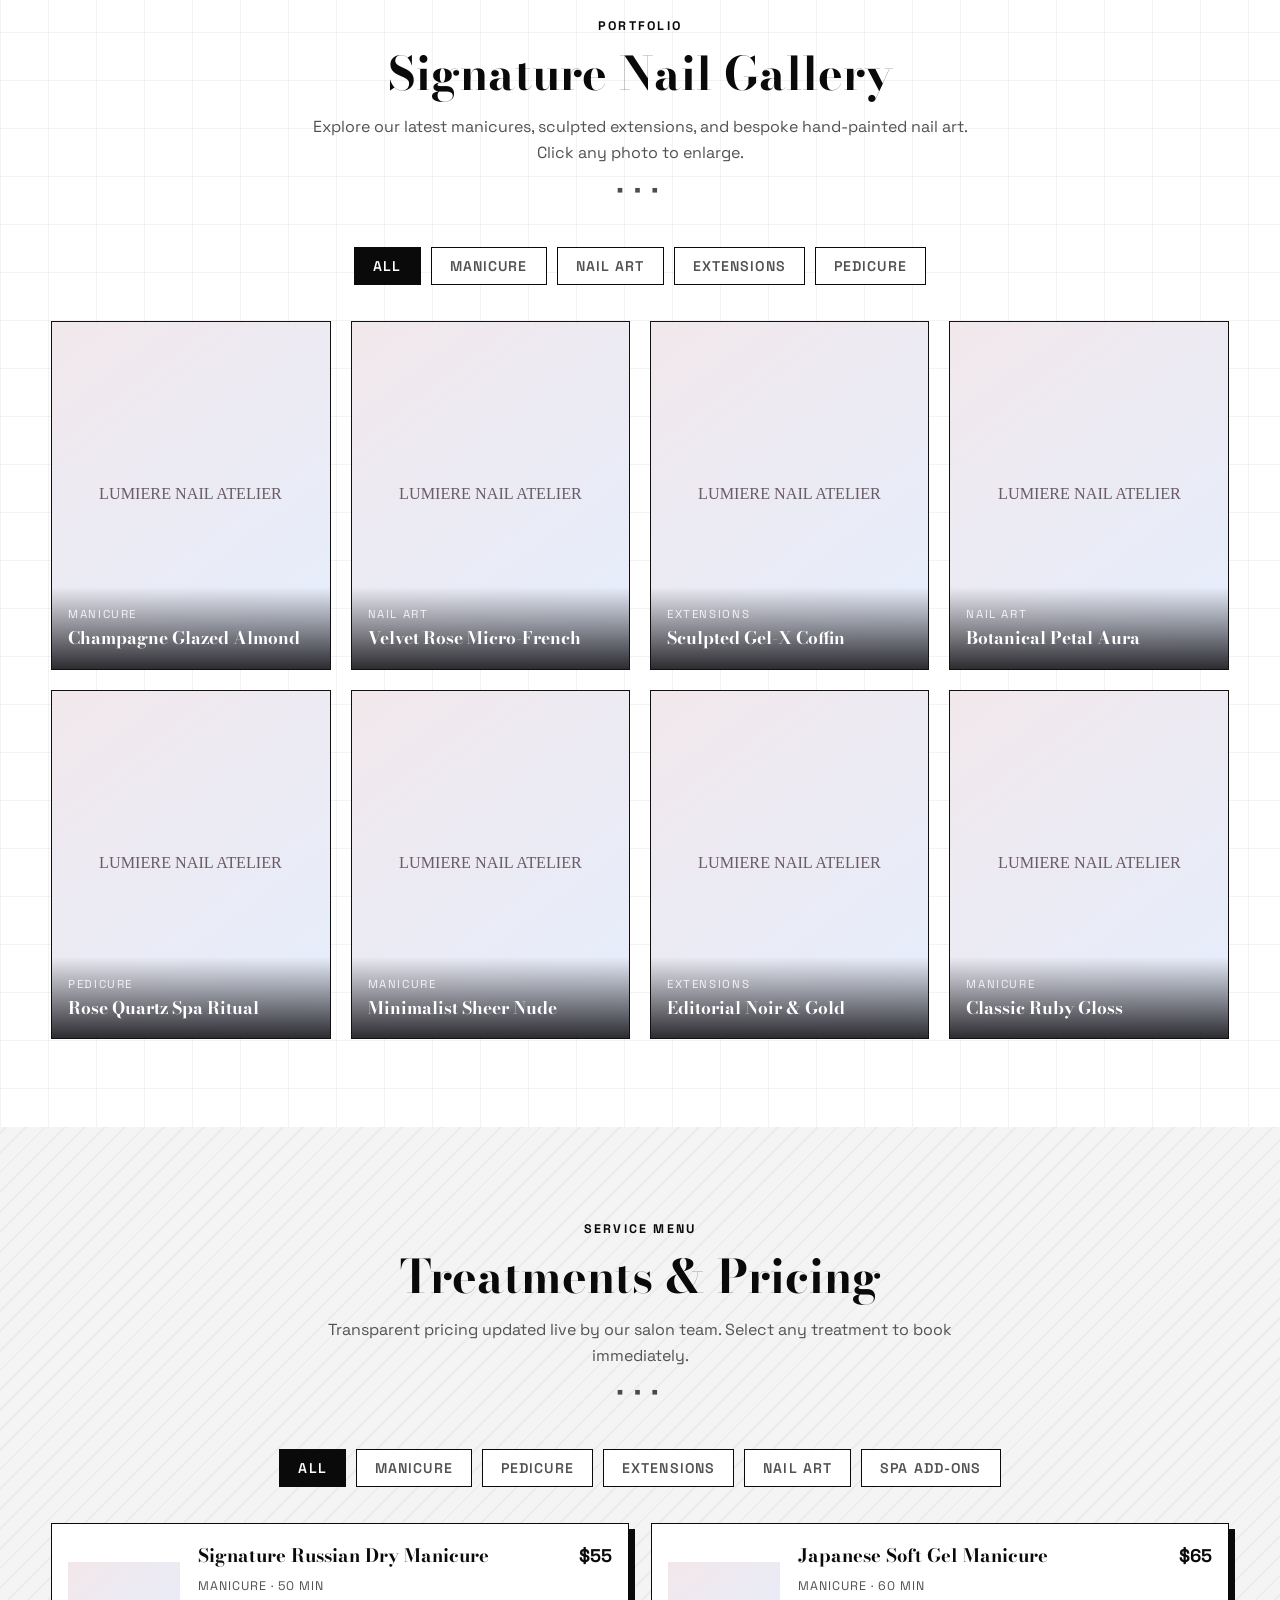
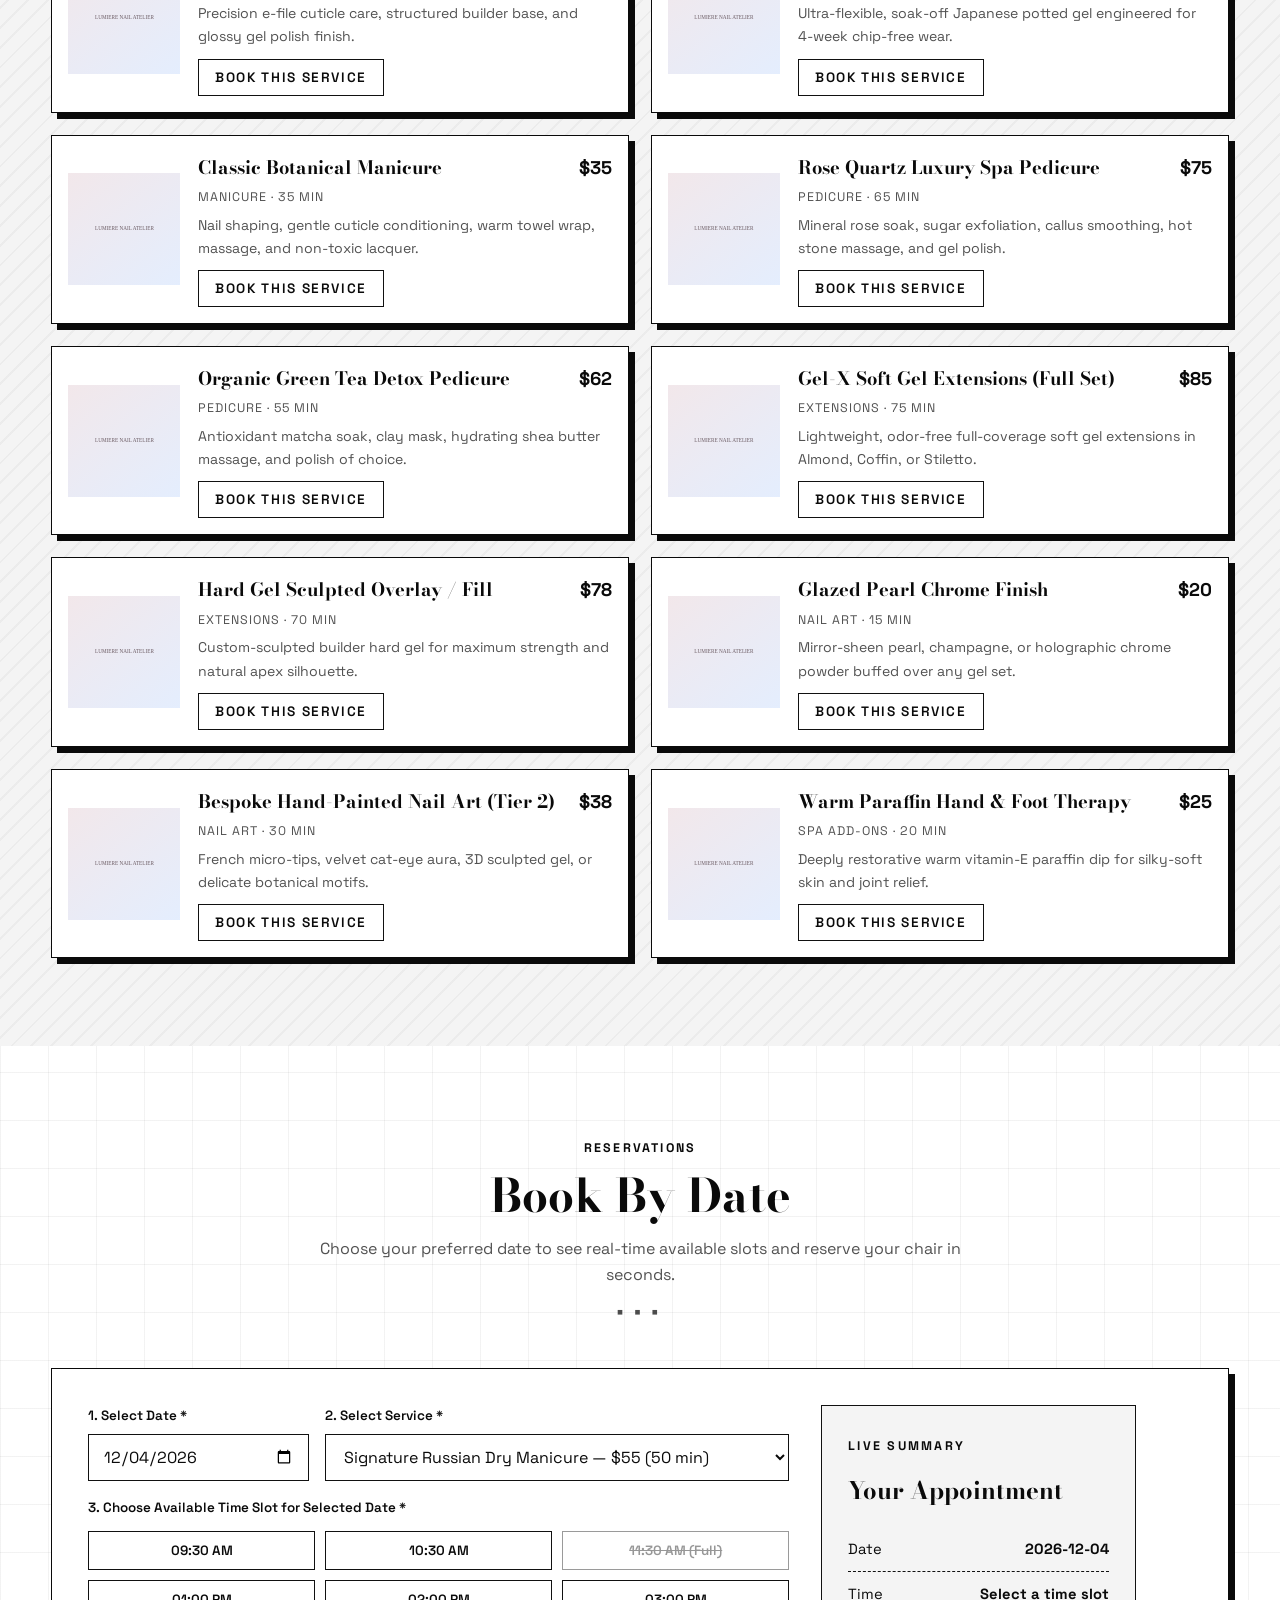
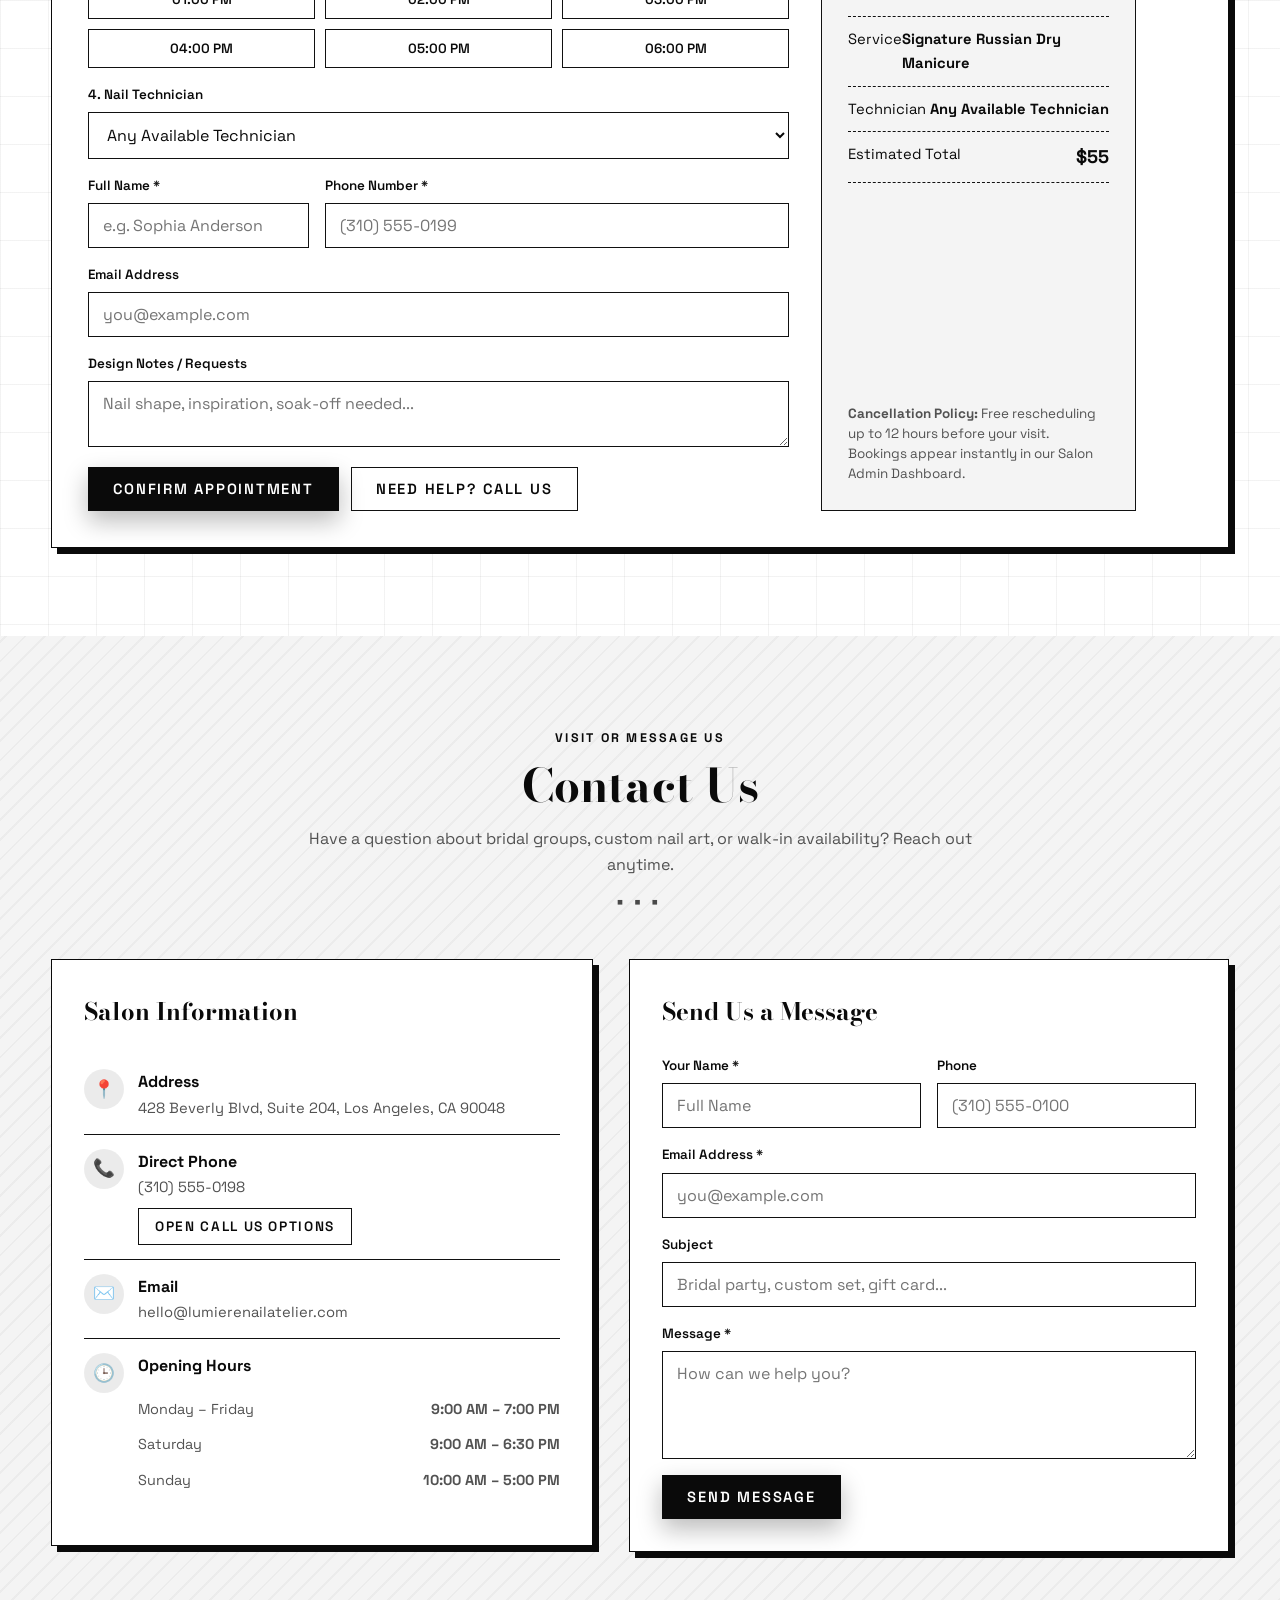
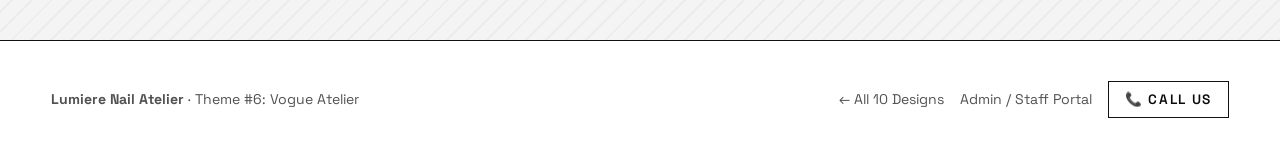
<file: index-6.html>
<!DOCTYPE html>
<html lang="en">
<head>
  <meta charset="UTF-8" />
  <meta name="viewport" content="width=device-width, initial-scale=1.0" />
  <title>Lumiere Nail Atelier — Vogue Atelier</title>
  <link rel="preconnect" href="https://fonts.googleapis.com" />
  <link rel="preconnect" href="https://fonts.gstatic.com" crossorigin />
  <link href="https://fonts.googleapis.com/css2?family=Bodoni+Moda:wght@500;600;700&family=Space+Grotesk:wght@400;500;600;700&display=swap" rel="stylesheet" />
  <link rel="stylesheet" href="css/shared.css" />
  <link rel="stylesheet" href="css/themes/theme-6.css" />
</head>
<body data-theme="6">
  <div id="app-root"></div>
  <script src="js/default-data.js"></script>
  <script src="js/store.js"></script>
  <script src="js/salon-engine.js"></script>
</body>
</html>
</file>
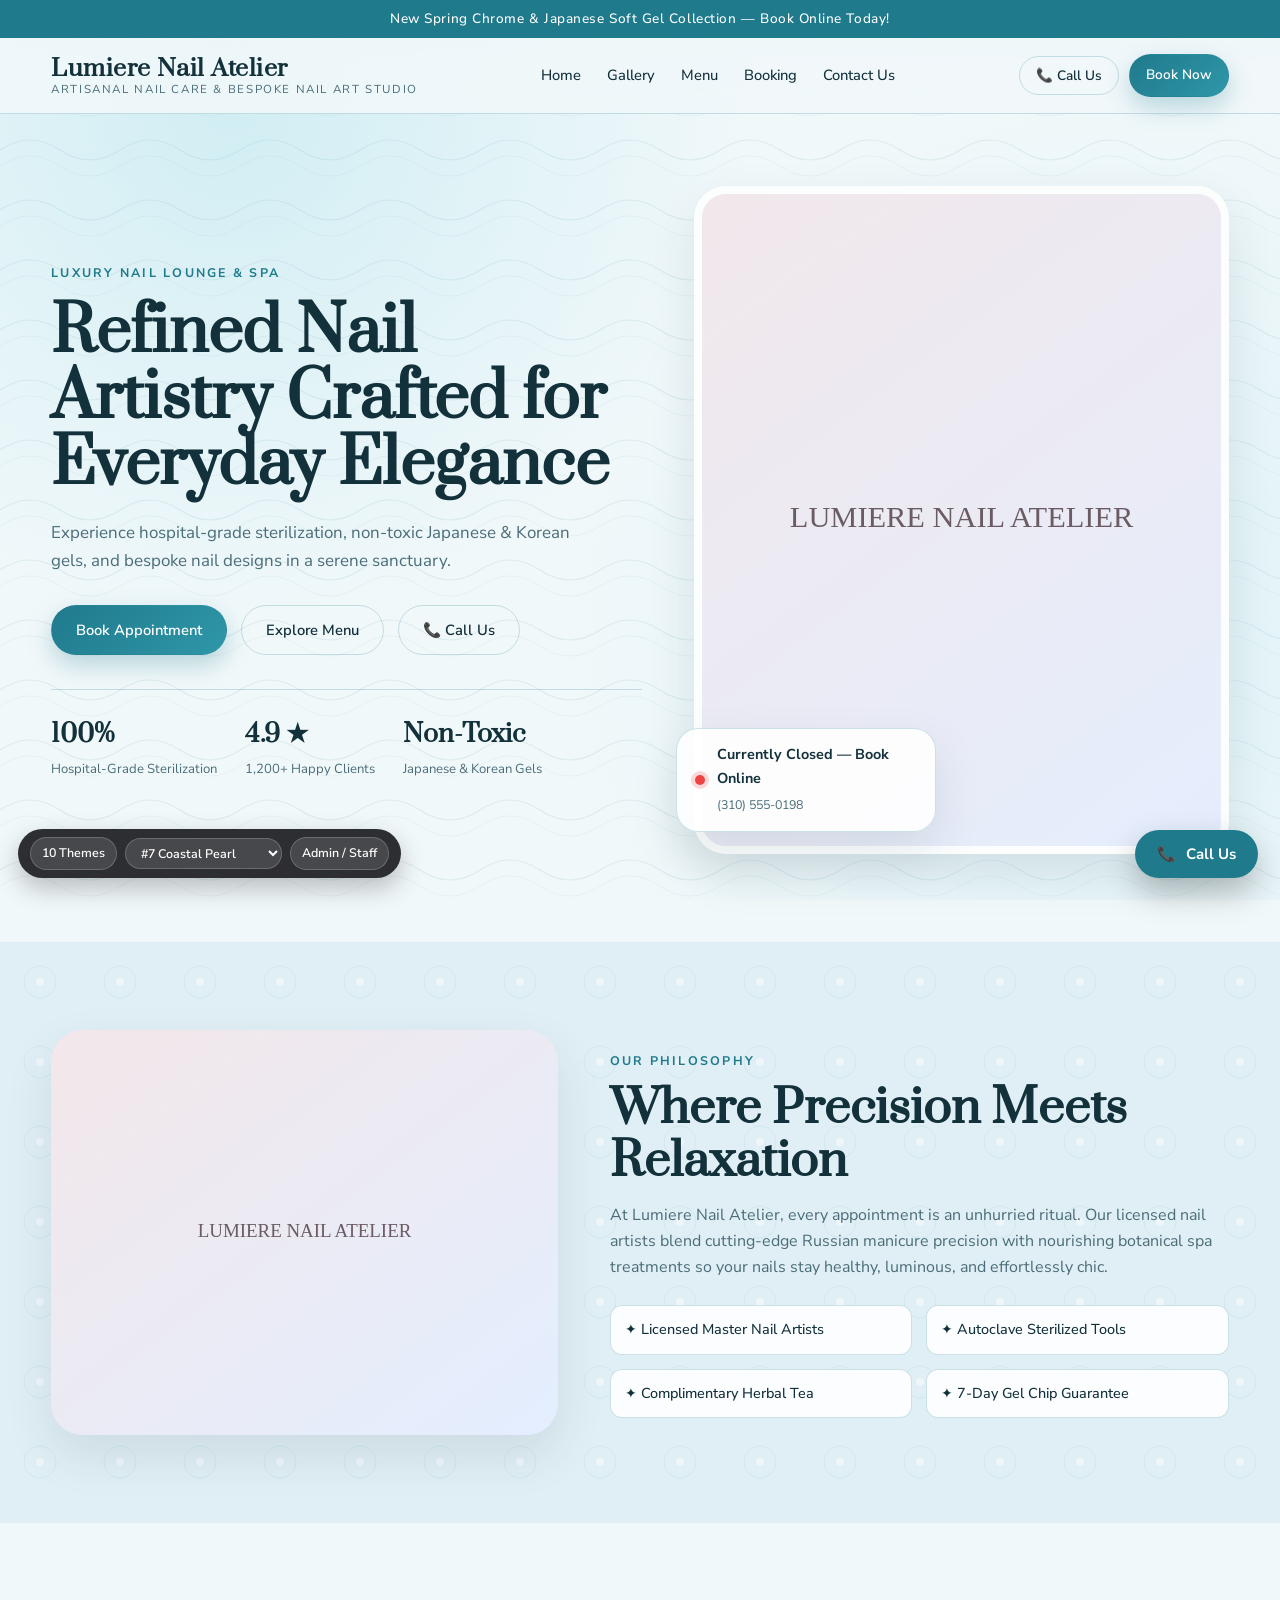
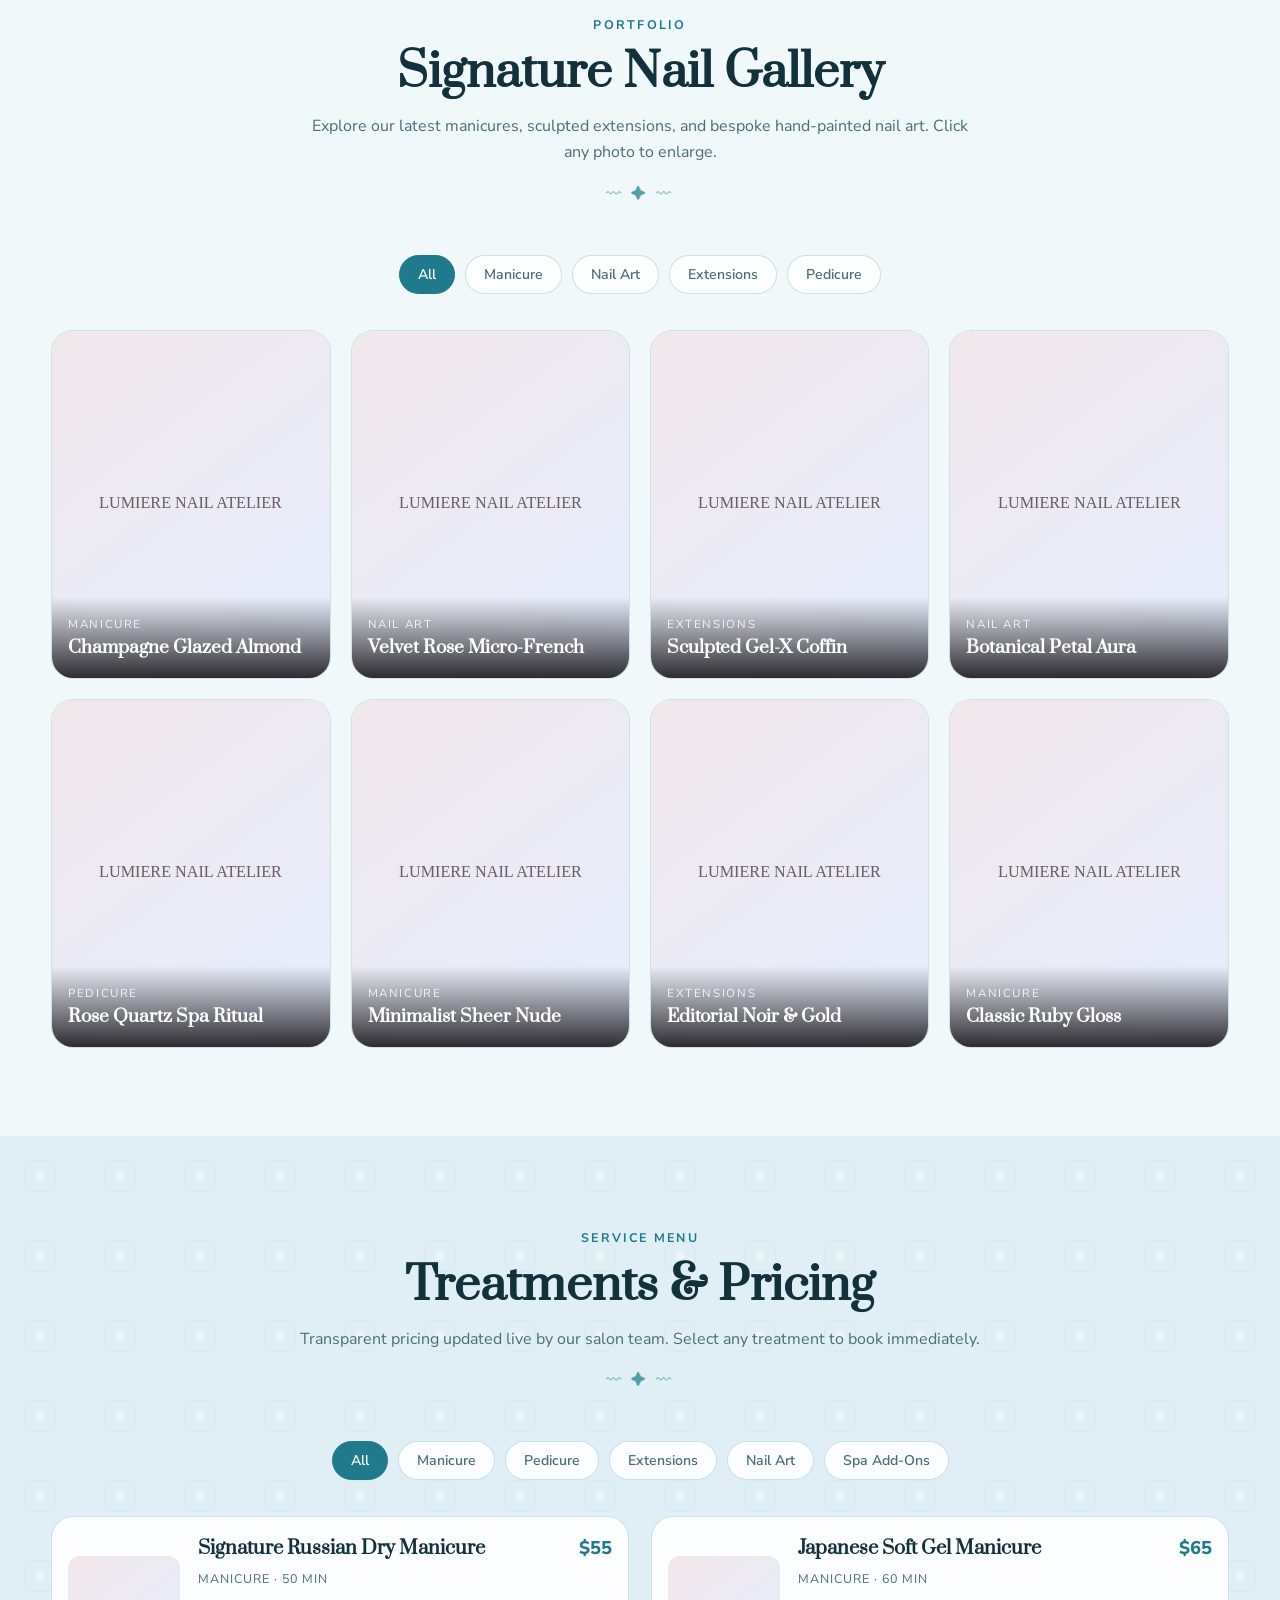
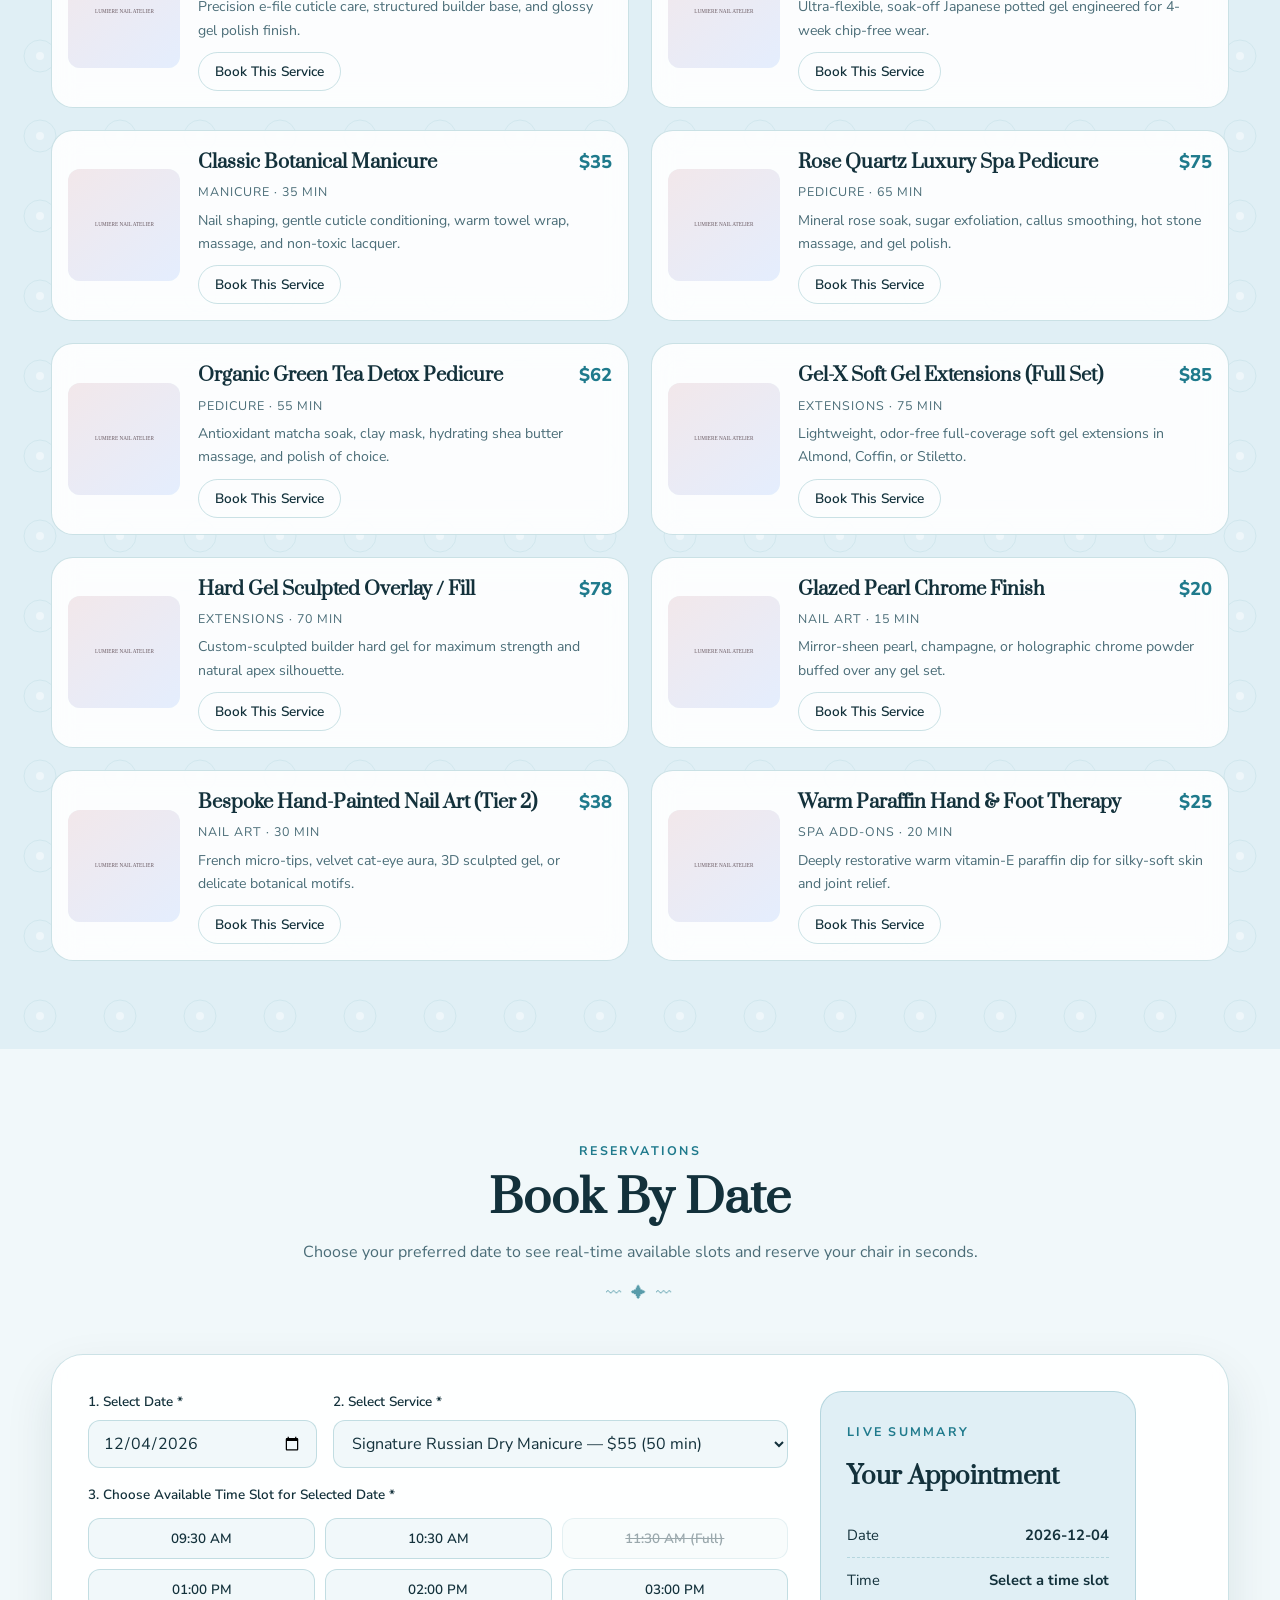
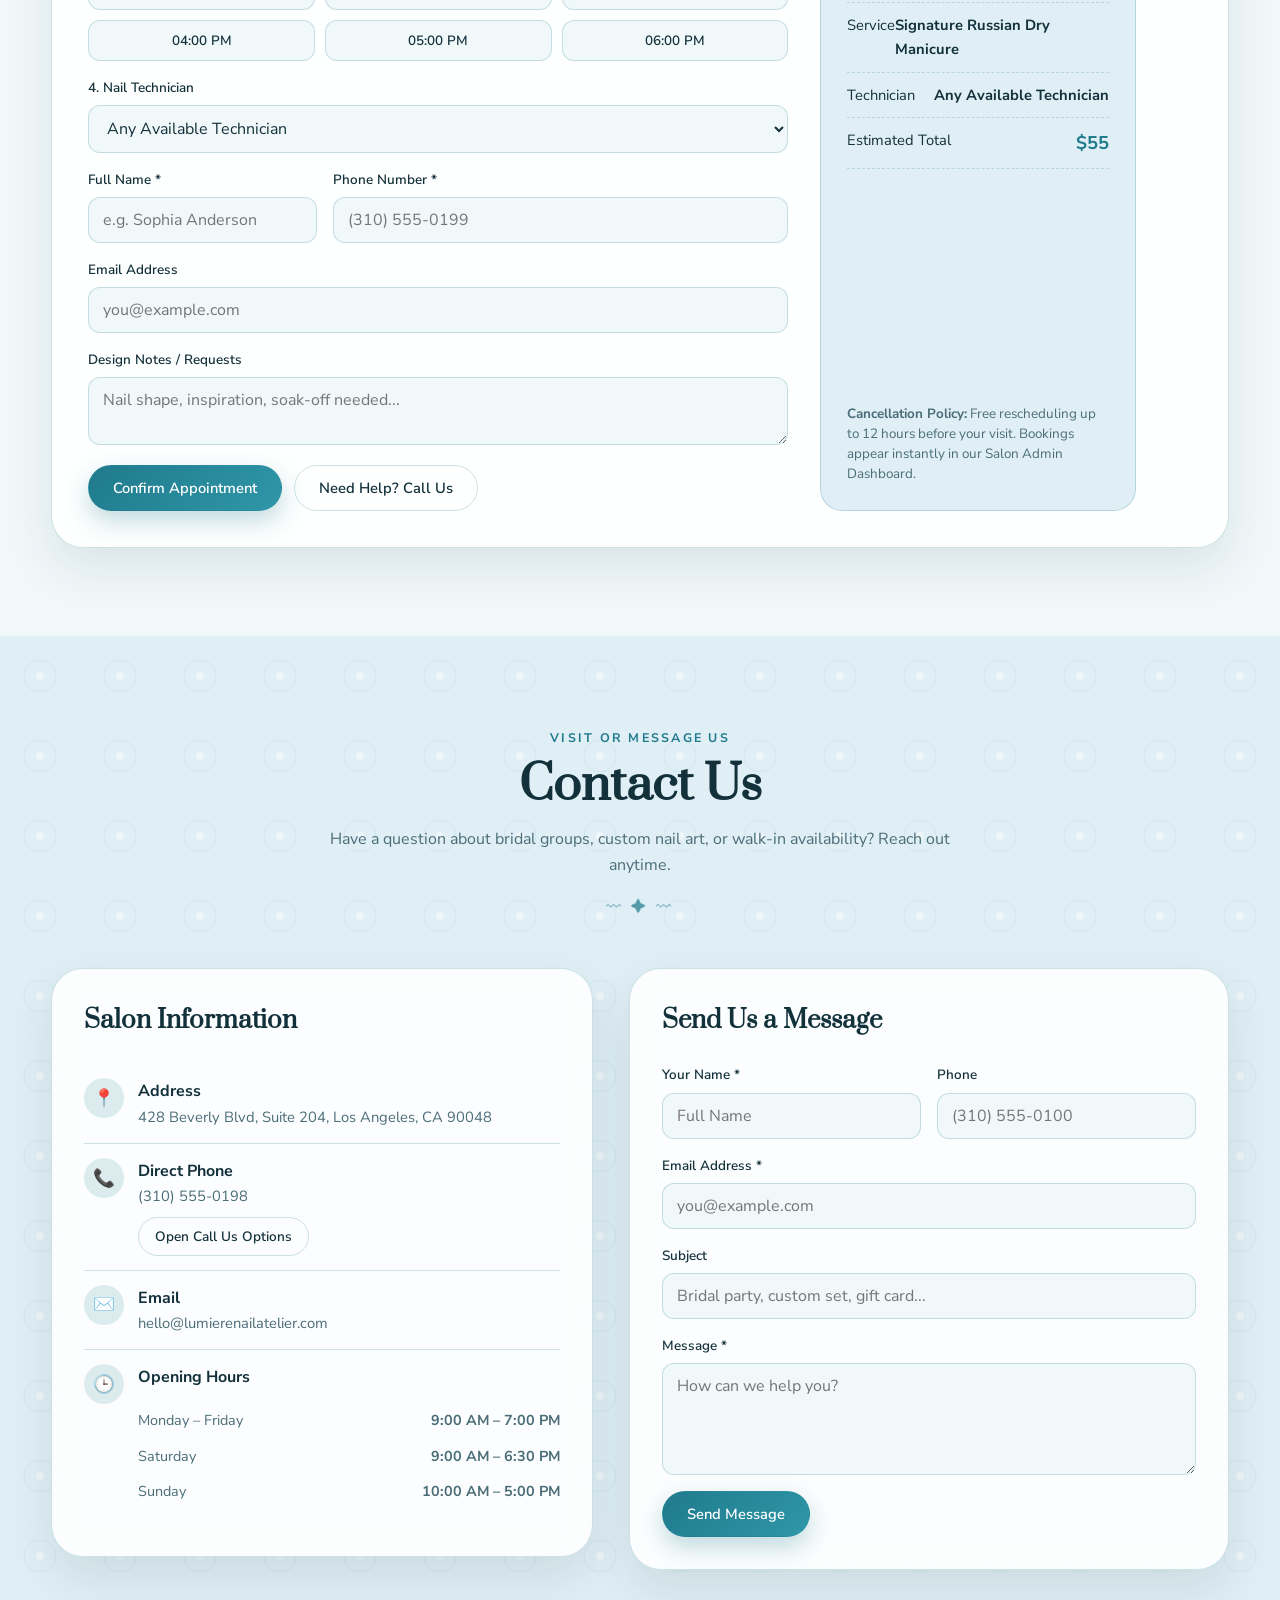
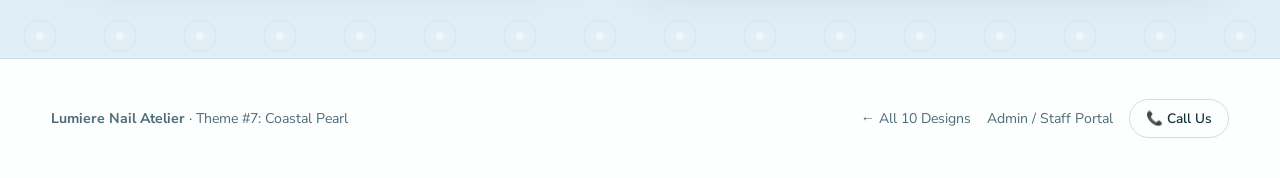
<file: index-7.html>
<!DOCTYPE html>
<html lang="en">
<head>
  <meta charset="UTF-8" />
  <meta name="viewport" content="width=device-width, initial-scale=1.0" />
  <title>Lumiere Nail Atelier — Coastal Pearl</title>
  <link rel="preconnect" href="https://fonts.googleapis.com" />
  <link rel="preconnect" href="https://fonts.gstatic.com" crossorigin />
  <link href="https://fonts.googleapis.com/css2?family=Nunito+Sans:wght@400;600;700&family=Prata&display=swap" rel="stylesheet" />
  <link rel="stylesheet" href="css/shared.css" />
  <link rel="stylesheet" href="css/themes/theme-7.css" />
</head>
<body data-theme="7">
  <div id="app-root"></div>
  <script src="js/default-data.js"></script>
  <script src="js/store.js"></script>
  <script src="js/salon-engine.js"></script>
</body>
</html>
</file>
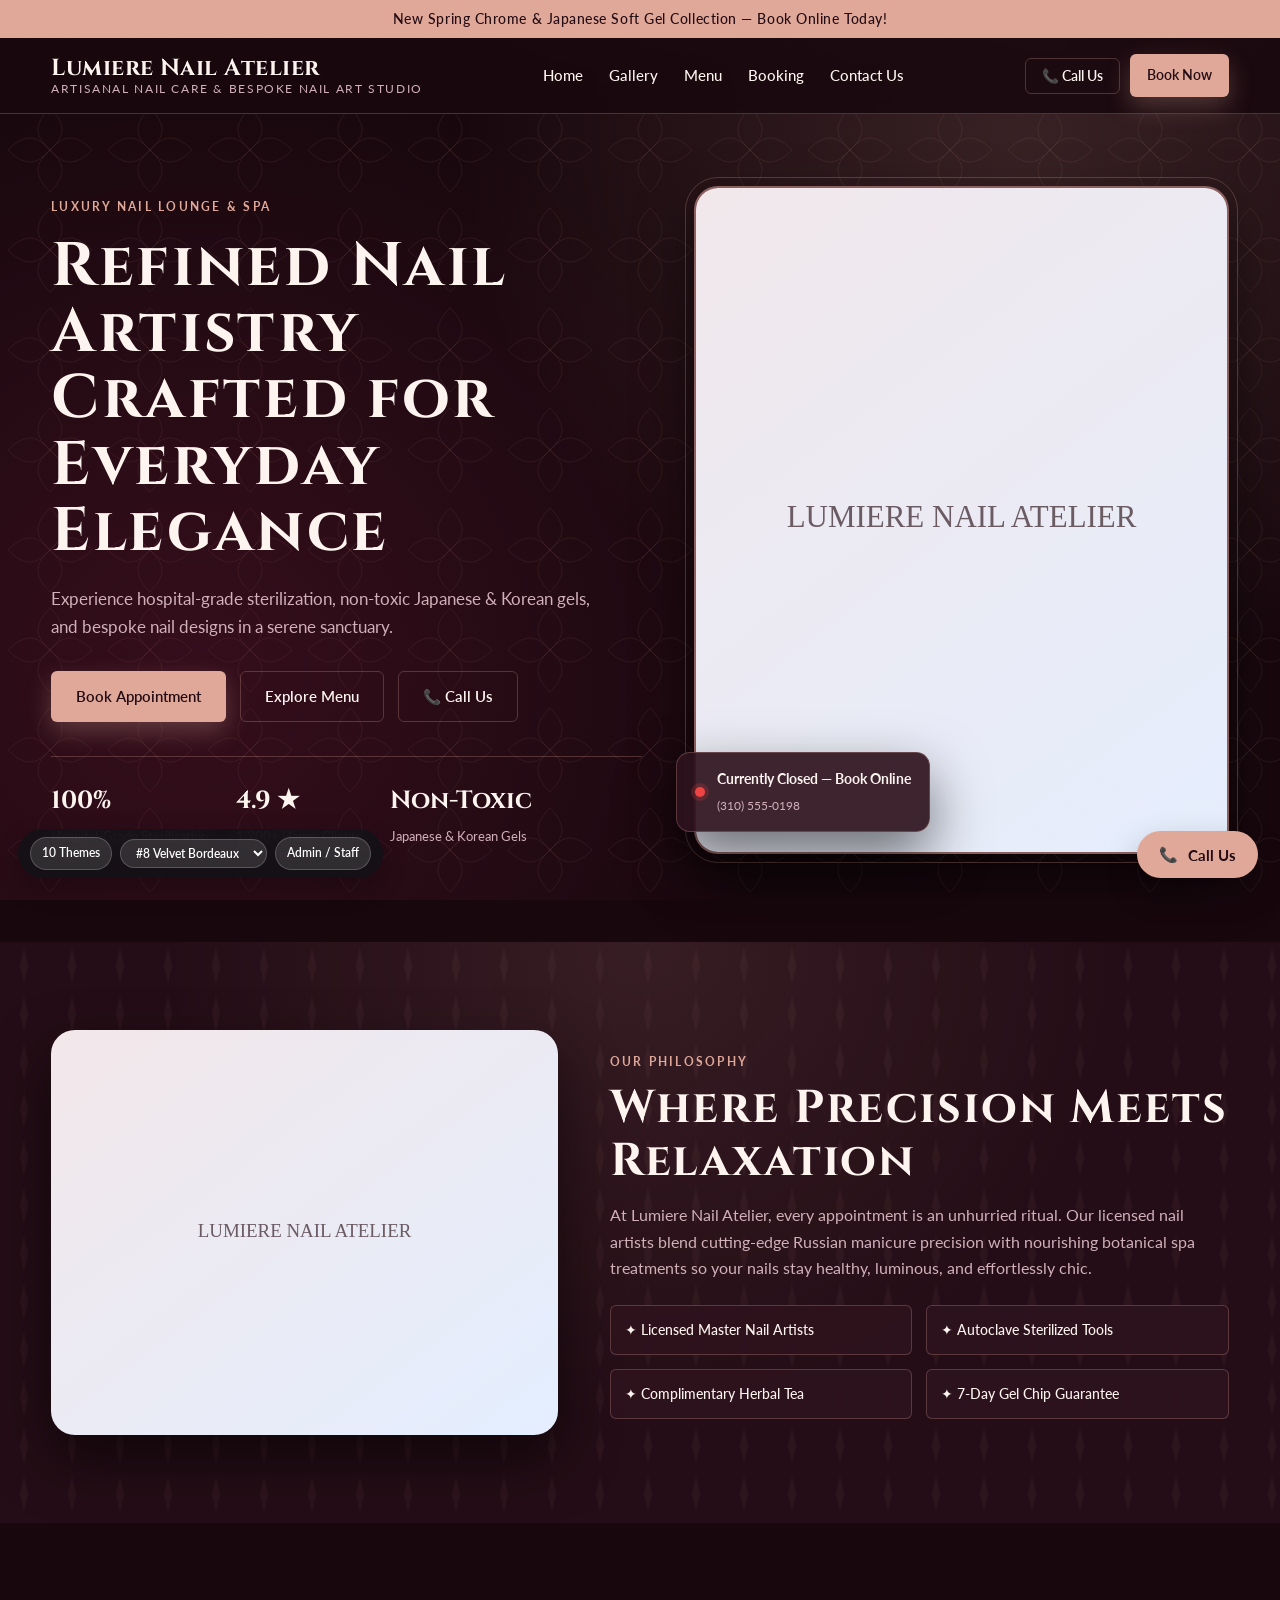
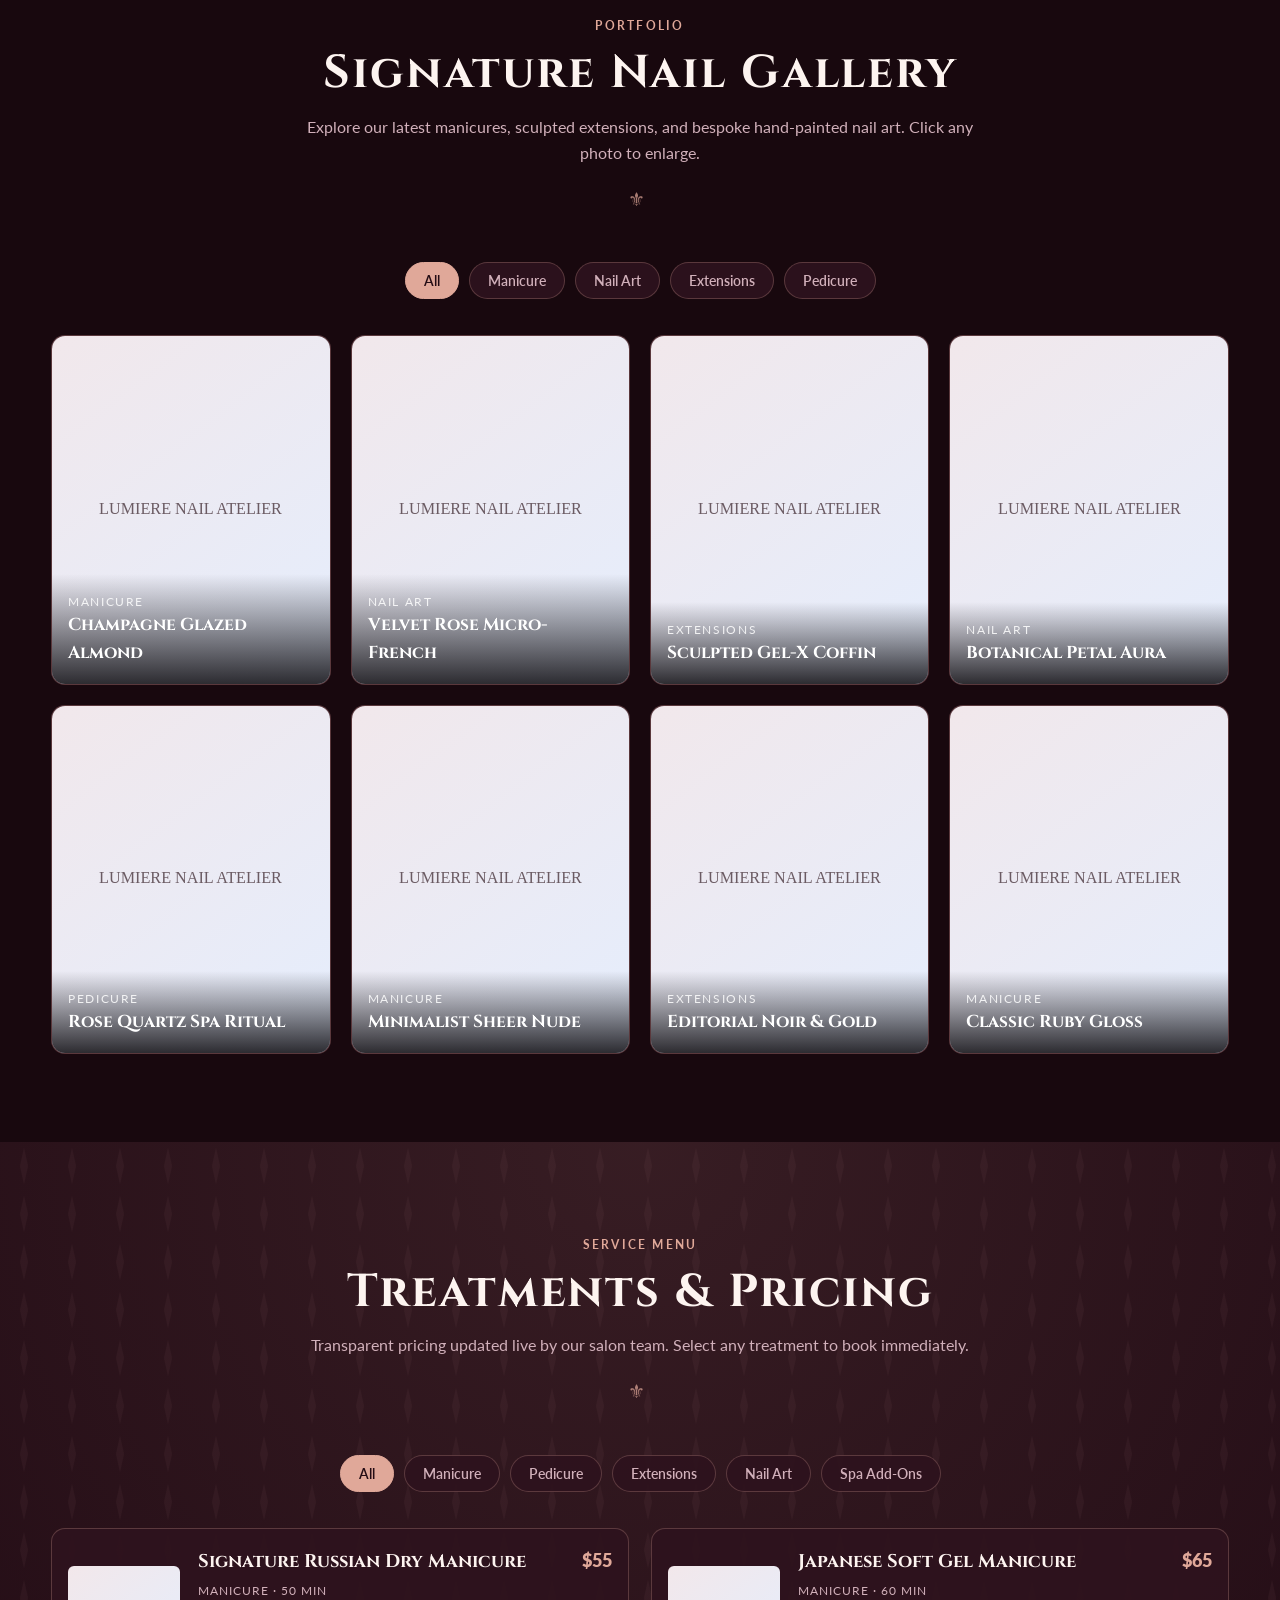
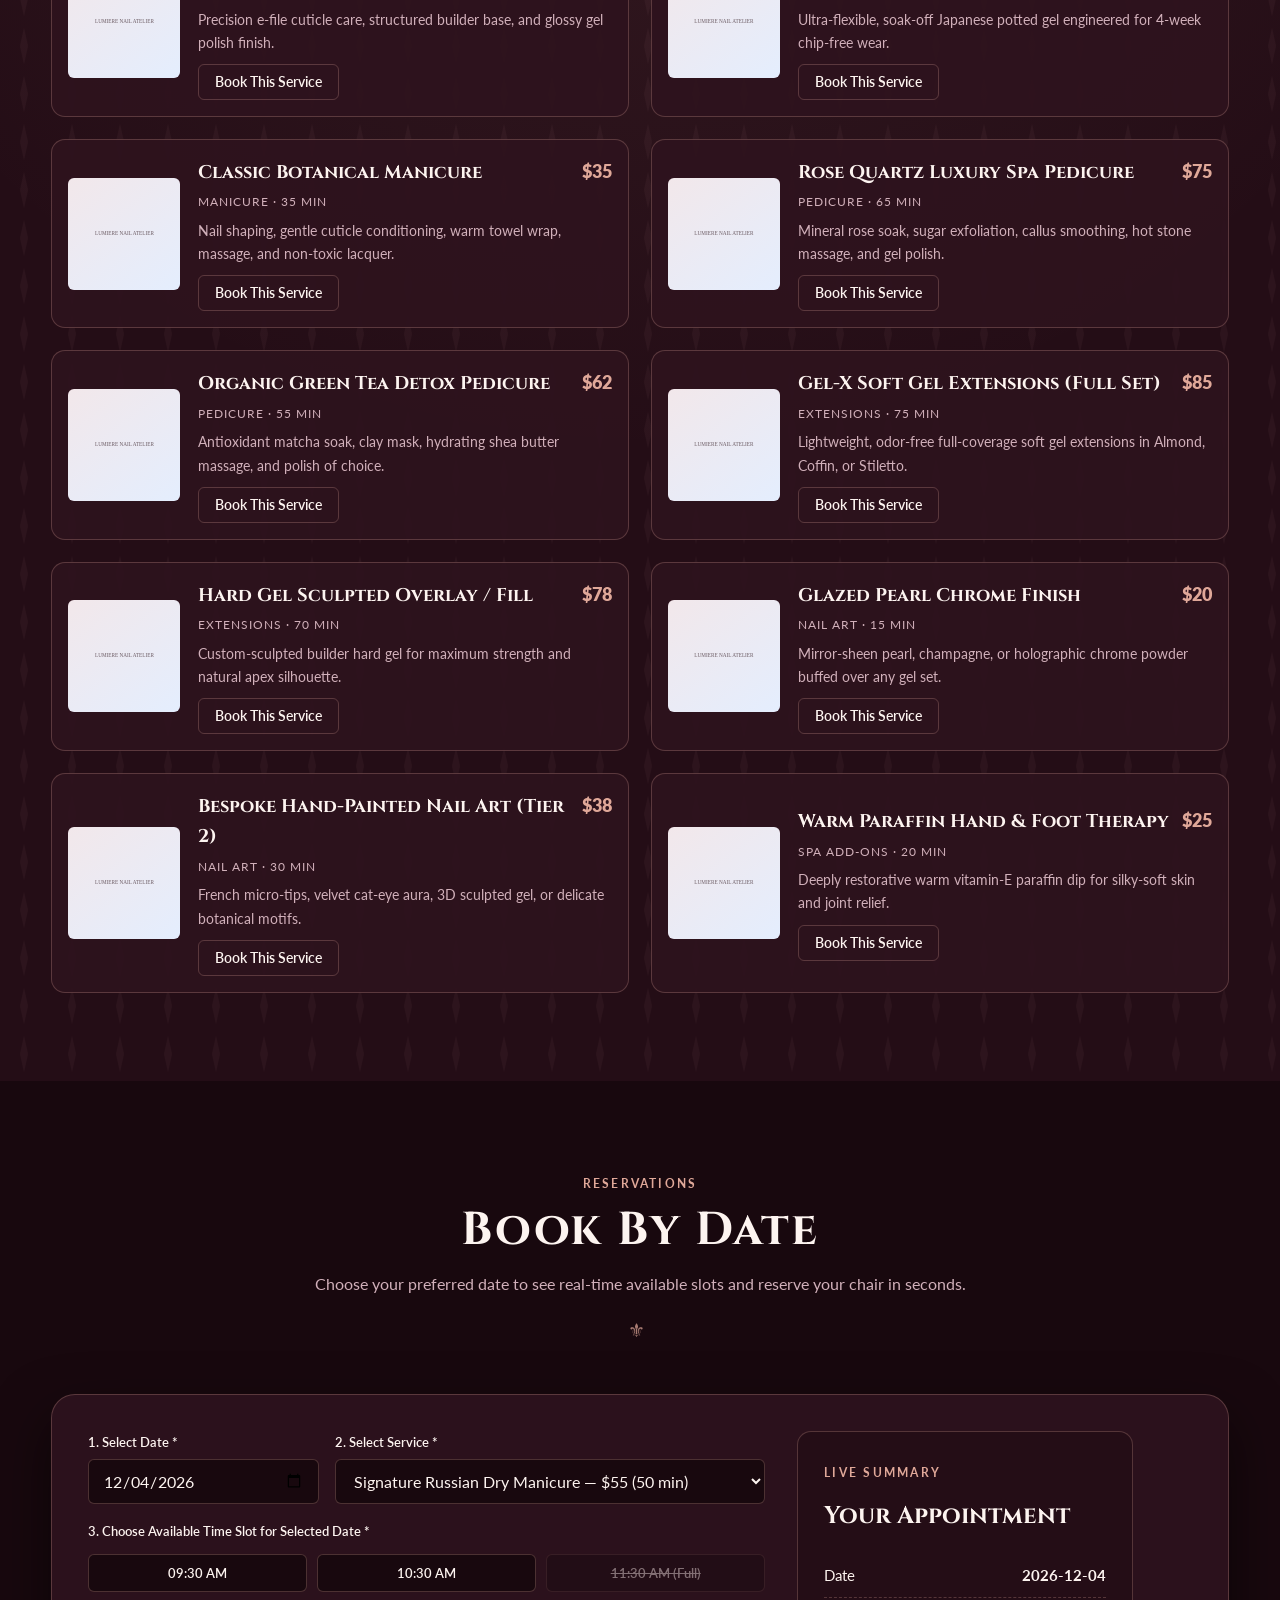
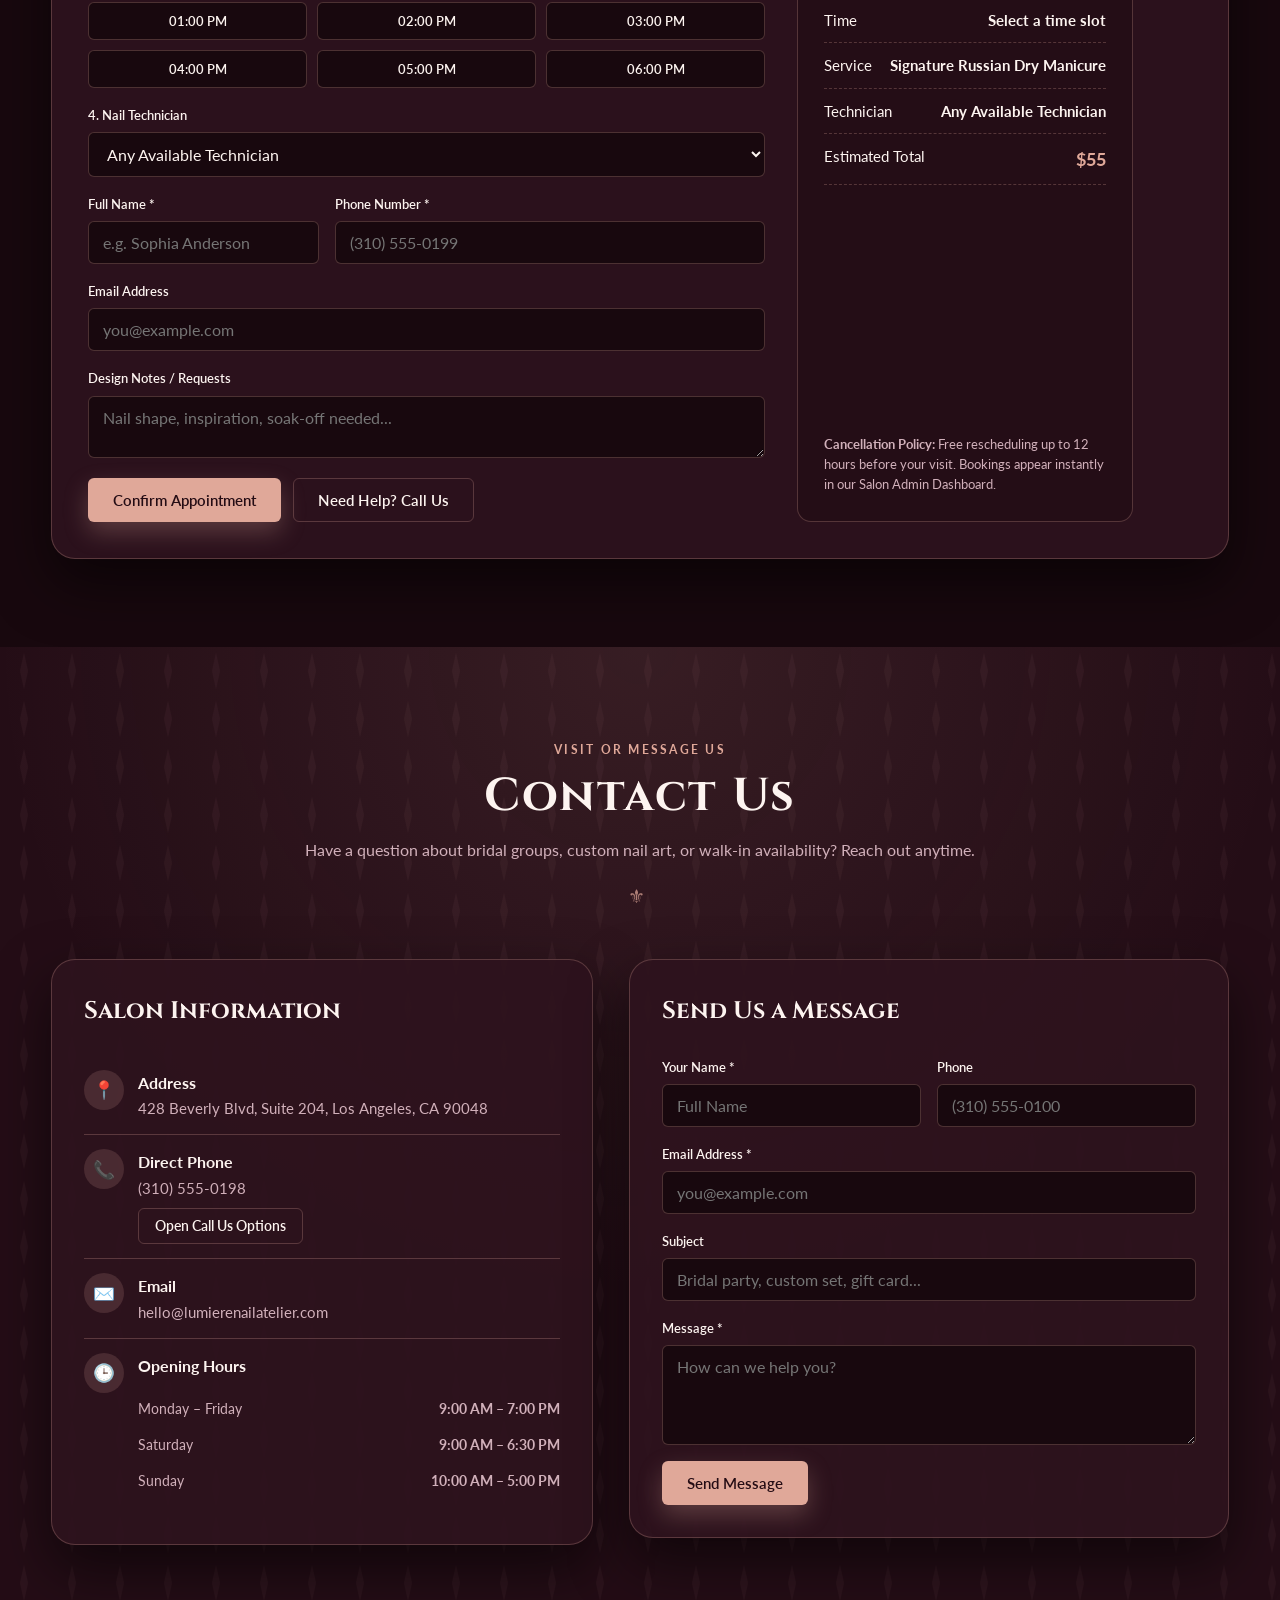
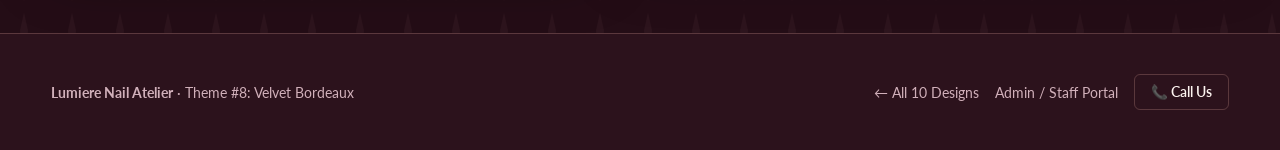
<file: index-8.html>
<!DOCTYPE html>
<html lang="en">
<head>
  <meta charset="UTF-8" />
  <meta name="viewport" content="width=device-width, initial-scale=1.0" />
  <title>Lumiere Nail Atelier — Velvet Bordeaux</title>
  <link rel="preconnect" href="https://fonts.googleapis.com" />
  <link rel="preconnect" href="https://fonts.gstatic.com" crossorigin />
  <link href="https://fonts.googleapis.com/css2?family=Cinzel:wght@500;600;700&family=Lato:wght@400;700&display=swap" rel="stylesheet" />
  <link rel="stylesheet" href="css/shared.css" />
  <link rel="stylesheet" href="css/themes/theme-8.css" />
</head>
<body data-theme="8">
  <div id="app-root"></div>
  <script src="js/default-data.js"></script>
  <script src="js/store.js"></script>
  <script src="js/salon-engine.js"></script>
</body>
</html>
</file>
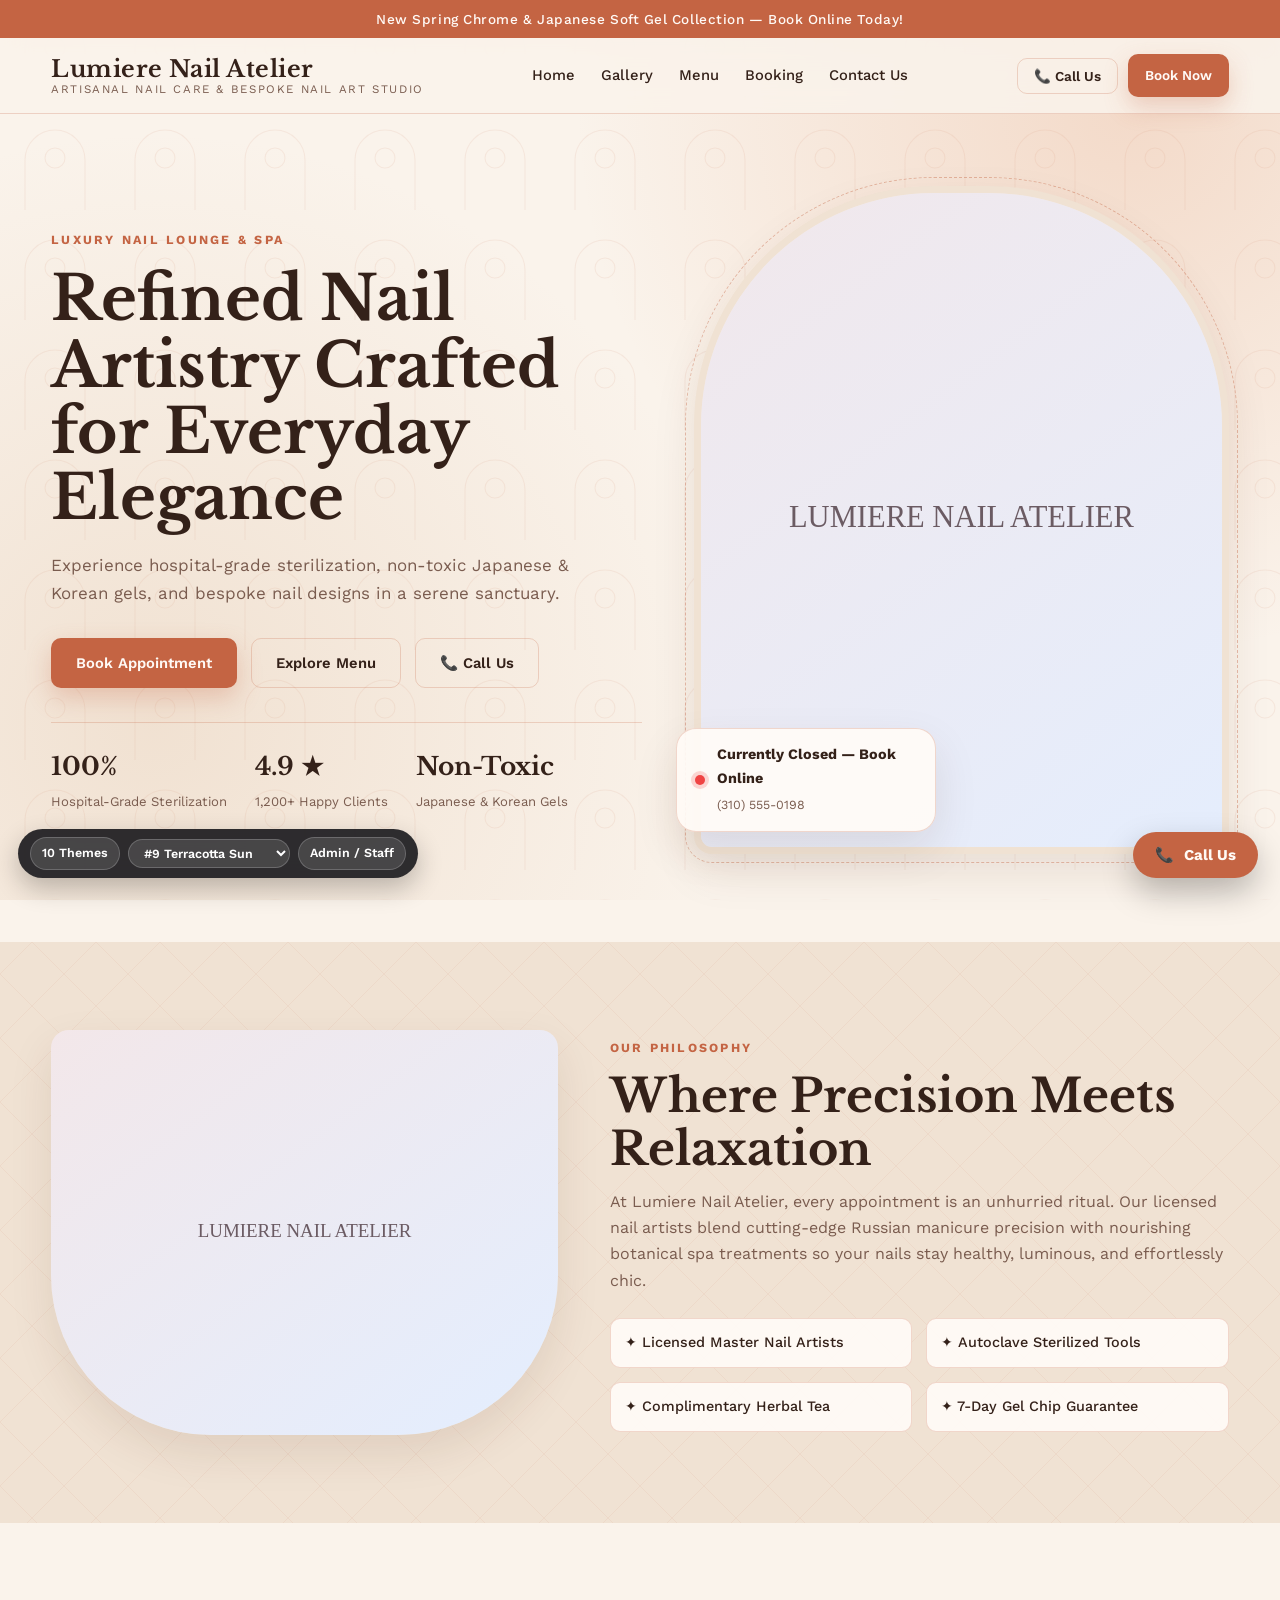
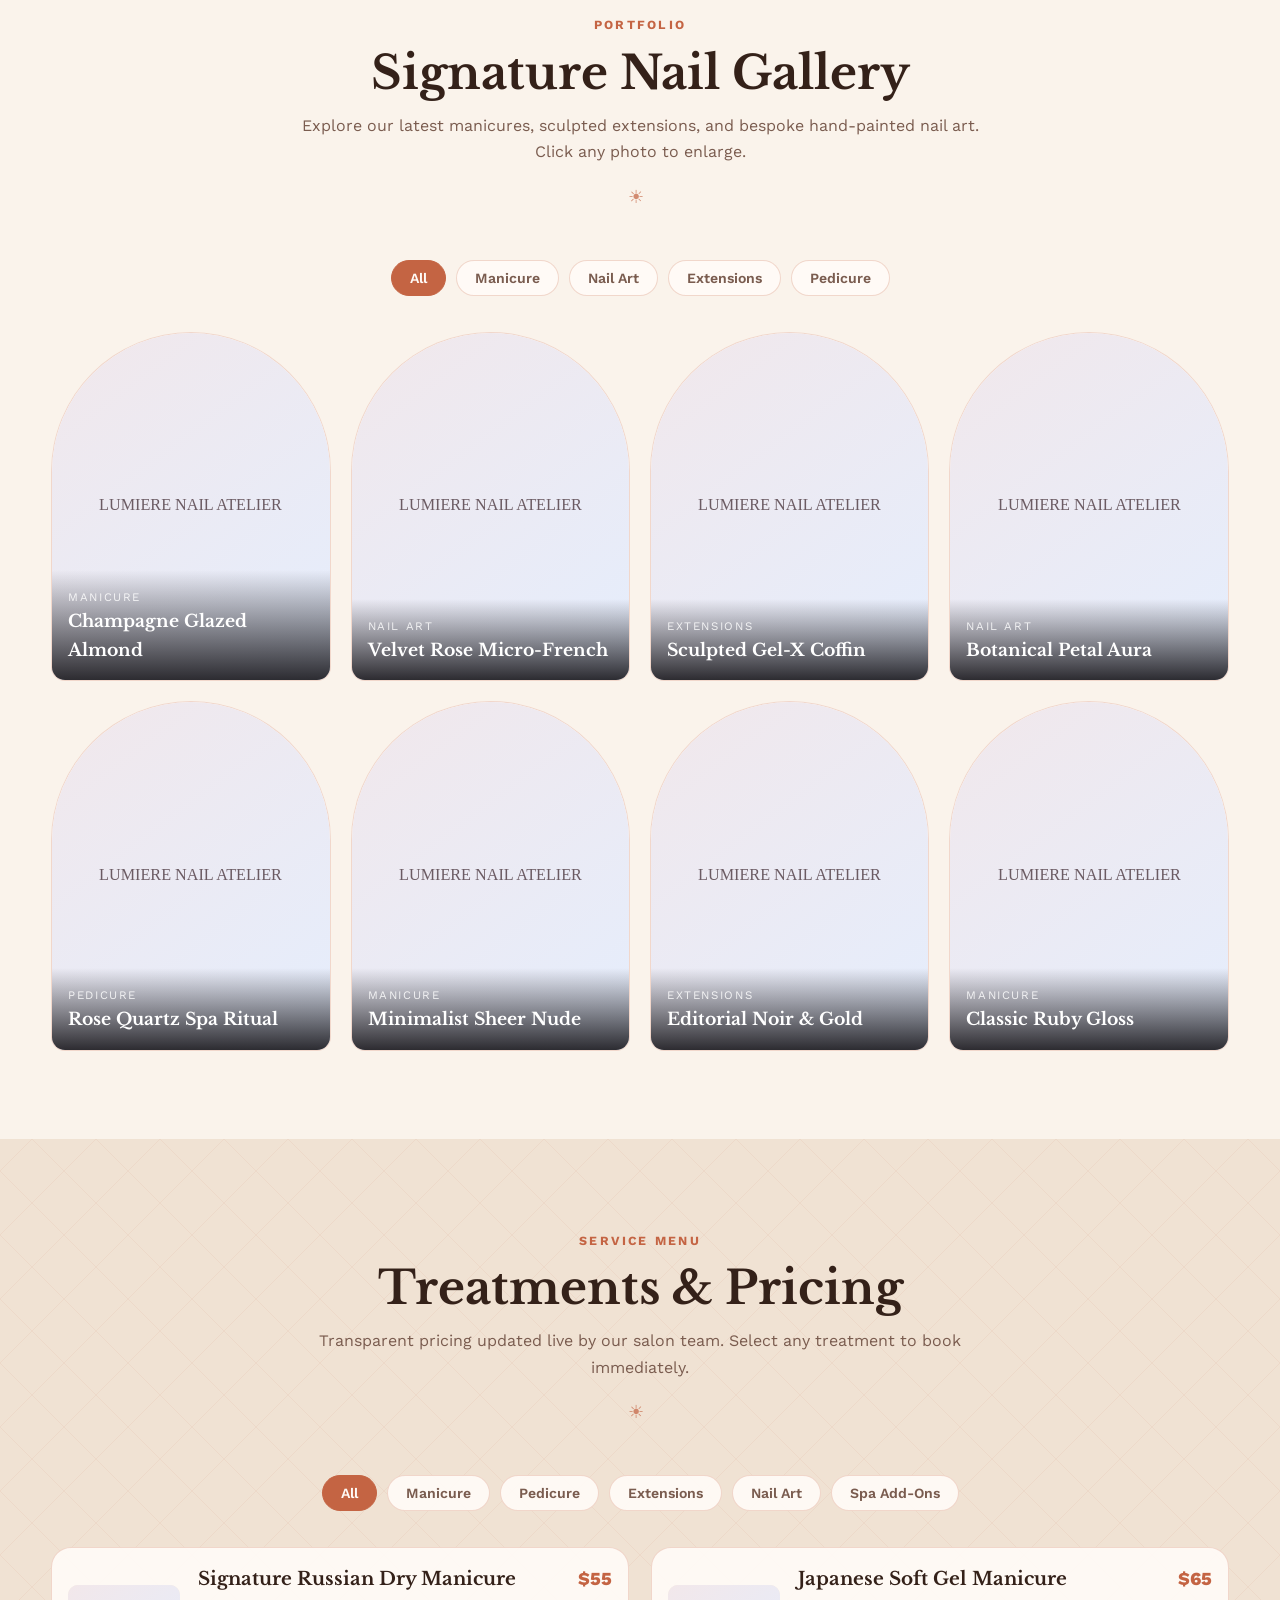
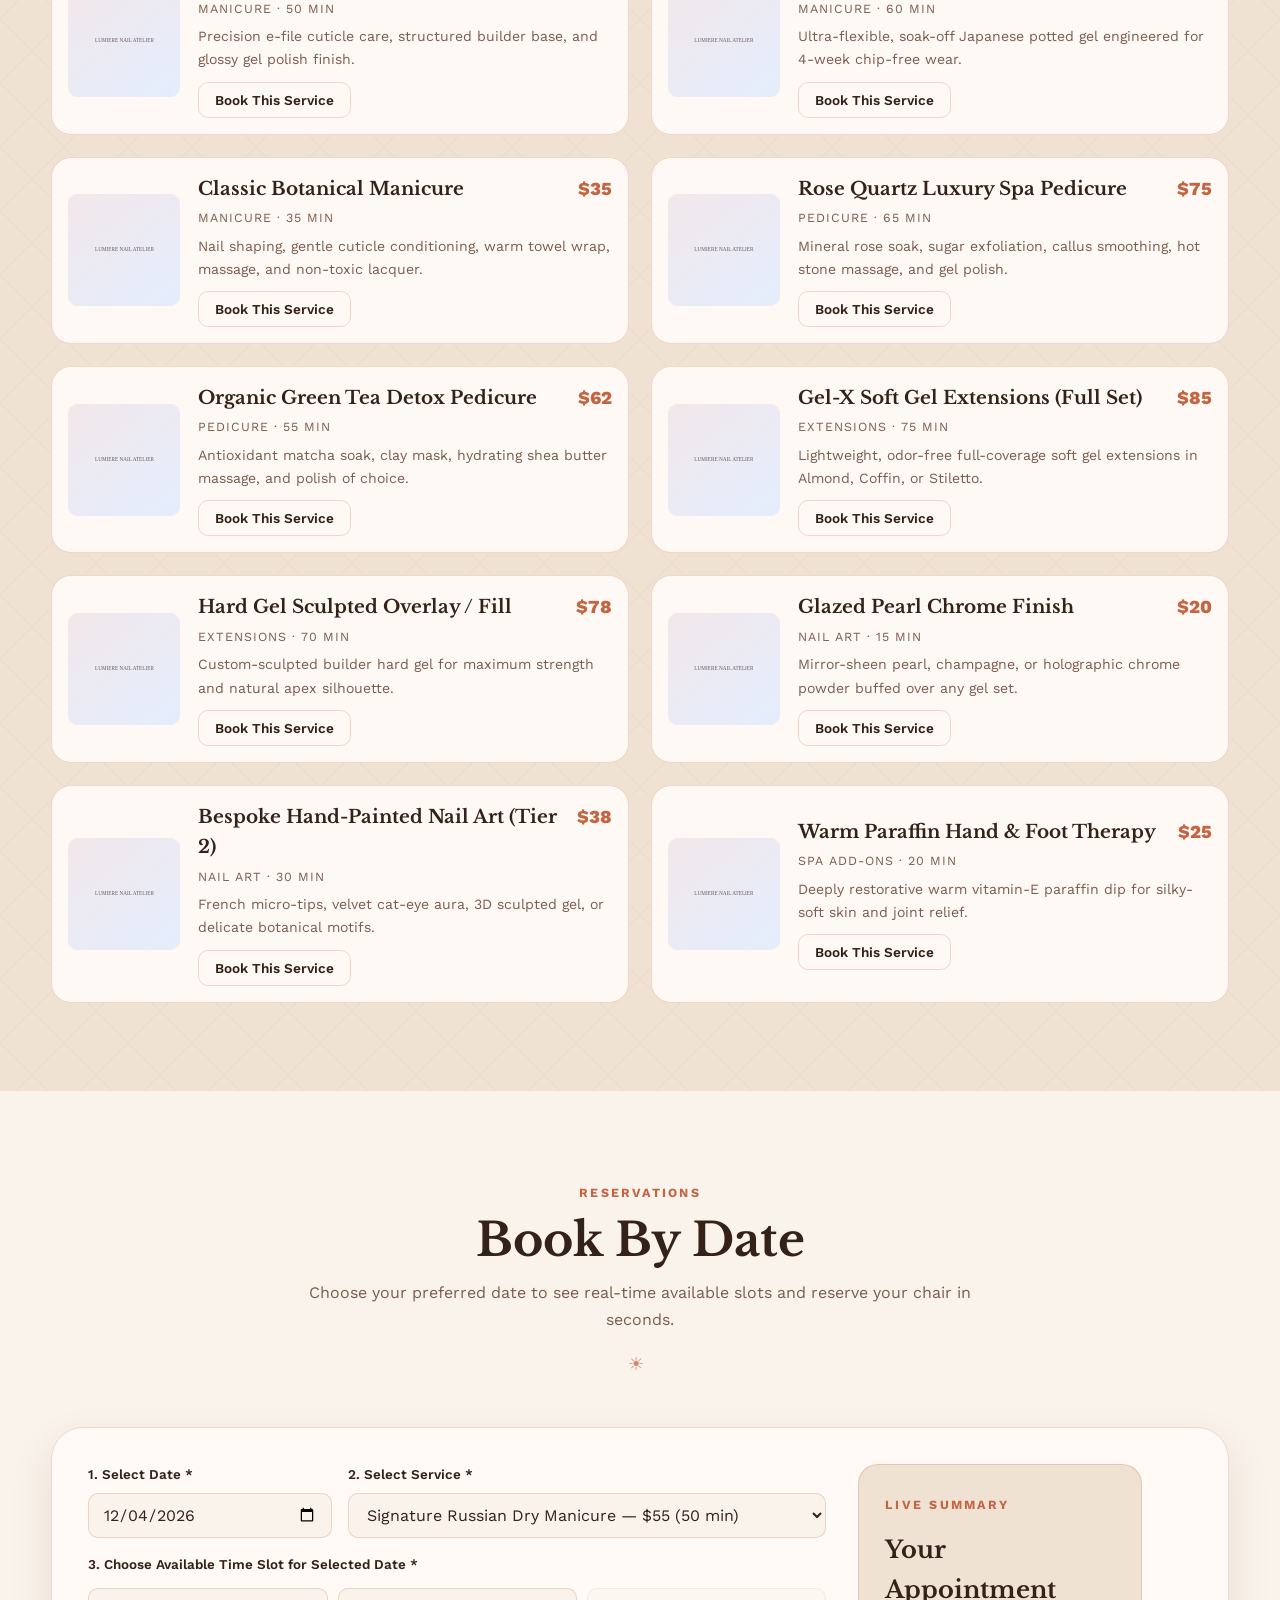
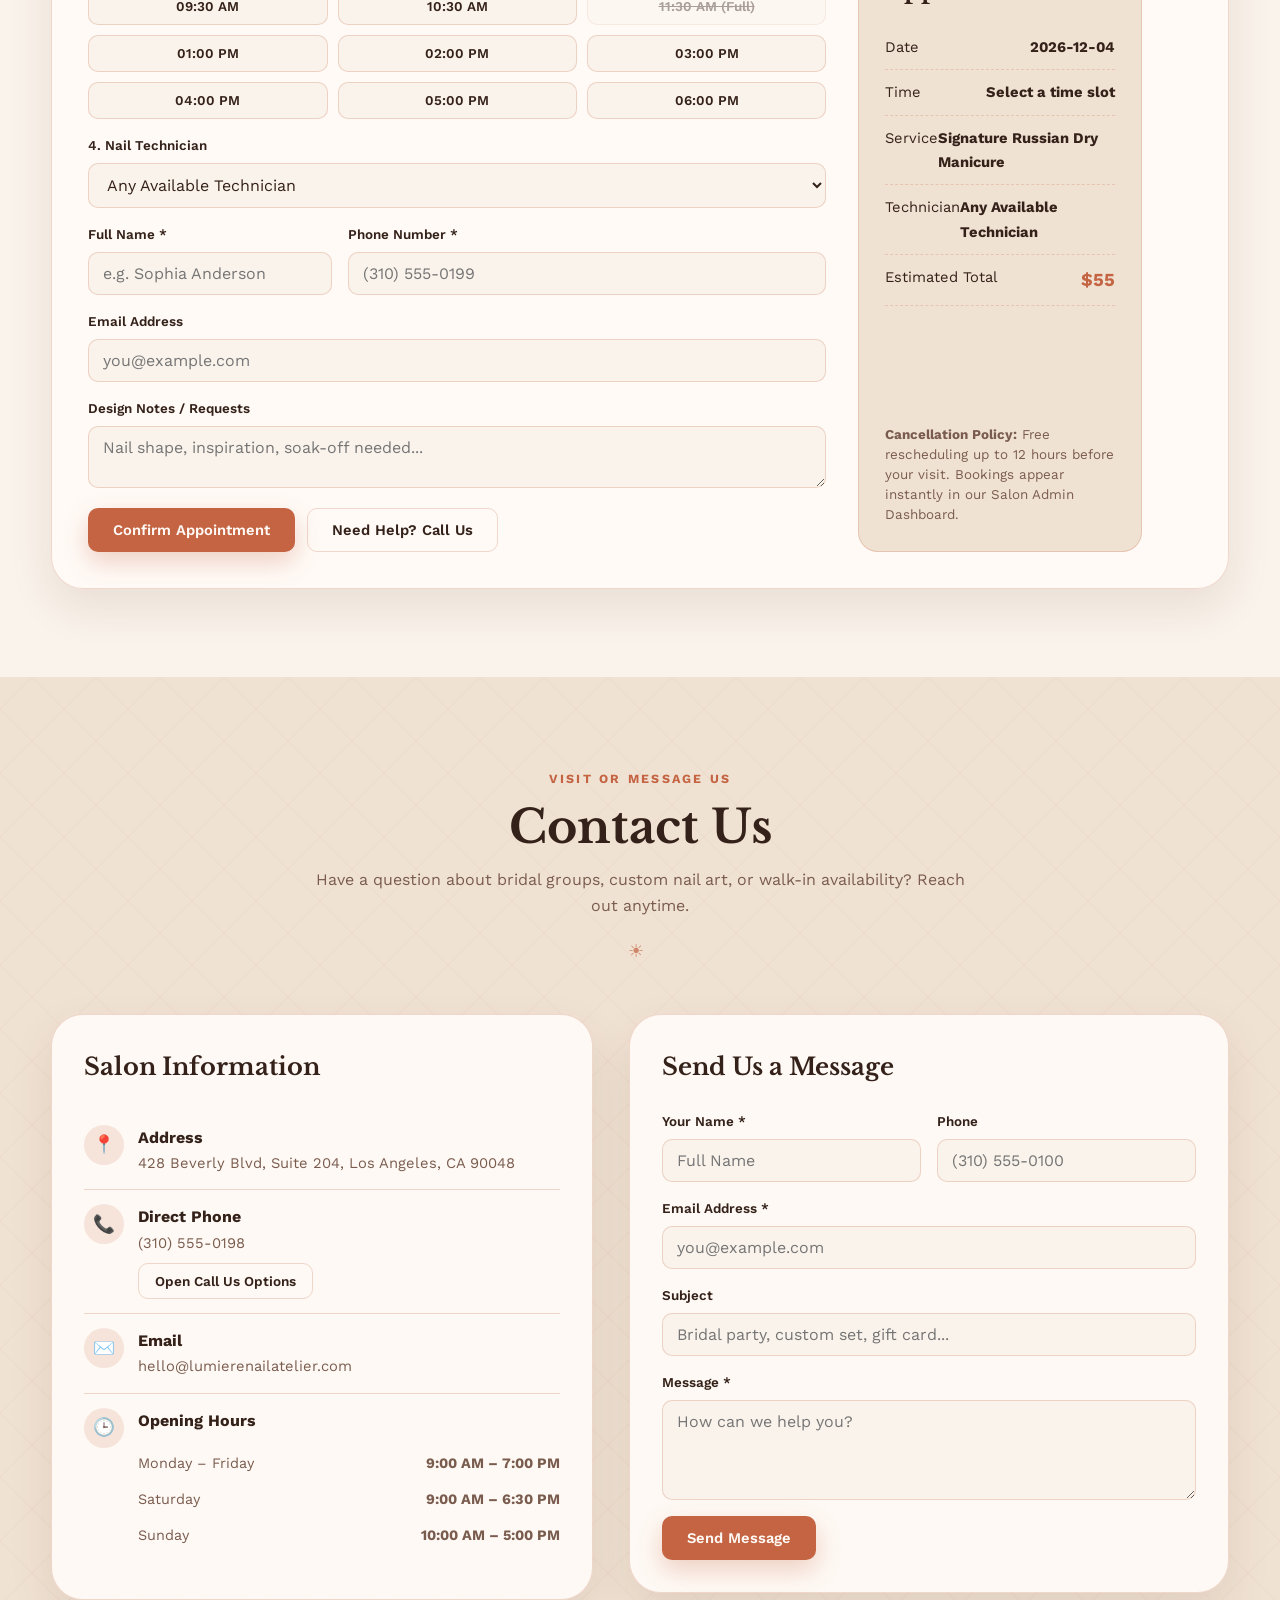
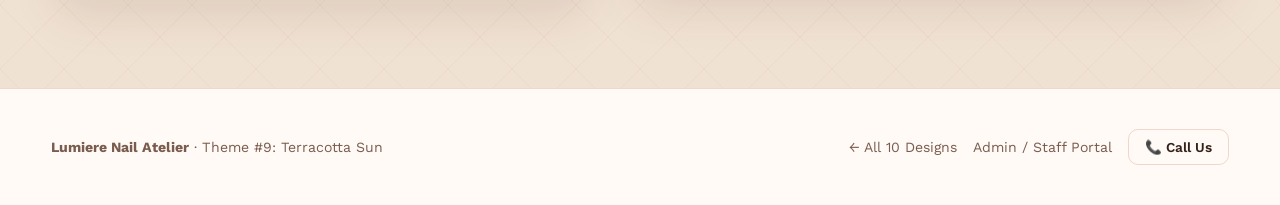
<file: index-9.html>
<!DOCTYPE html>
<html lang="en">
<head>
  <meta charset="UTF-8" />
  <meta name="viewport" content="width=device-width, initial-scale=1.0" />
  <title>Lumiere Nail Atelier — Terracotta Sun</title>
  <link rel="preconnect" href="https://fonts.googleapis.com" />
  <link rel="preconnect" href="https://fonts.gstatic.com" crossorigin />
  <link href="https://fonts.googleapis.com/css2?family=Libre+Baskerville:wght@400;700&family=Work+Sans:wght@400;500;600;700&display=swap" rel="stylesheet" />
  <link rel="stylesheet" href="css/shared.css" />
  <link rel="stylesheet" href="css/themes/theme-9.css" />
</head>
<body data-theme="9">
  <div id="app-root"></div>
  <script src="js/default-data.js"></script>
  <script src="js/store.js"></script>
  <script src="js/salon-engine.js"></script>
</body>
</html>
</file>
<file: css/admin.css>
/* ==========================================================================
   NAILS SALON PRO — ADMIN & STAFF PORTAL STYLES
   ========================================================================== */

:root {
  --bg: #0f1117;
  --surface: #161922;
  --surface-2: #1e2230;
  --border: rgba(255, 255, 255, 0.1);
  --text: #f8fafc;
  --muted: #94a3b8;
  --accent: #e18aaa;
  --accent-2: #c084fc;
  --danger: #ef4444;
  --success: #22c55e;
  --warning: #f59e0b;
  --radius: 14px;
}

* { box-sizing: border-box; }

body {
  margin: 0;
  font-family: 'Plus Jakarta Sans', system-ui, sans-serif;
  background: var(--bg);
  color: var(--text);
  min-height: 100vh;
}

.offline-banner {
  display: none;
  background: #b91c1c;
  color: #fff;
  text-align: center;
  padding: 8px 16px;
  font-size: 0.85rem;
  font-weight: 600;
}
.offline-banner.show { display: block; }

.muted { color: var(--muted); margin: 0; font-size: 0.9rem; }

/* --- Buttons --- */
.btn {
  display: inline-flex;
  align-items: center;
  justify-content: center;
  gap: 8px;
  padding: 10px 18px;
  border-radius: 10px;
  font-weight: 600;
  font-size: 0.88rem;
  cursor: pointer;
  border: 1px solid transparent;
  text-decoration: none;
  font-family: inherit;
  transition: transform 0.15s ease, filter 0.2s ease;
}
.btn:hover:not(:disabled) { transform: translateY(-1px); }
.btn:disabled { opacity: 0.45; cursor: not-allowed; }
.btn-primary {
  background: linear-gradient(135deg, var(--accent), var(--accent-2));
  color: #130b1c;
}
.btn-outline {
  background: rgba(255, 255, 255, 0.04);
  border-color: var(--border);
  color: var(--text);
}
.btn-outline:hover:not(:disabled) { border-color: var(--accent); }
.btn-danger-outline {
  background: rgba(239, 68, 68, 0.08);
  border-color: rgba(239, 68, 68, 0.35);
  color: #fca5a5;
}
.btn-sm { padding: 7px 12px; font-size: 0.8rem; }
.full-w { width: 100%; }

/* --- Login Screen --- */
.login-screen {
  min-height: 100vh;
  display: grid;
  place-items: center;
  padding: 24px;
  background: radial-gradient(circle at 20% 20%, rgba(225, 138, 170, 0.16), transparent 40%),
              radial-gradient(circle at 80% 80%, rgba(192, 132, 252, 0.14), transparent 40%),
              var(--bg);
}

.login-card {
  width: min(480px, 100%);
  background: var(--surface);
  border: 1px solid var(--border);
  border-radius: 20px;
  padding: 34px;
  box-shadow: 0 24px 60px rgba(0, 0, 0, 0.45);
}

.login-brand { text-align: center; margin-bottom: 24px; }
.login-brand h1 {
  font-family: 'Playfair Display', Georgia, serif;
  margin: 10px 0 6px;
  font-size: 2rem;
}
.login-brand p { color: var(--muted); font-size: 0.9rem; margin: 0; }

.pill {
  display: inline-block;
  font-size: 0.72rem;
  font-weight: 700;
  text-transform: uppercase;
  letter-spacing: 0.12em;
  padding: 5px 12px;
  border-radius: 999px;
  background: rgba(225, 138, 170, 0.15);
  color: #f9a8d4;
  border: 1px solid rgba(225, 138, 170, 0.3);
}

.field {
  display: flex;
  flex-direction: column;
  gap: 6px;
  margin-bottom: 14px;
}

.field label {
  font-size: 0.82rem;
  font-weight: 600;
  color: #cbd5e1;
}

input, select, textarea {
  padding: 10px 13px;
  border-radius: 10px;
  border: 1px solid var(--border);
  background: var(--surface-2);
  color: var(--text);
  font-family: inherit;
  font-size: 0.9rem;
}

input:focus, select:focus, textarea:focus {
  outline: none;
  border-color: var(--accent);
}

input:disabled, select:disabled, textarea:disabled {
  opacity: 0.55;
  cursor: not-allowed;
  background: rgba(255, 255, 255, 0.03);
}

.alert {
  display: none;
  padding: 10px 14px;
  border-radius: 10px;
  font-size: 0.86rem;
  margin-bottom: 14px;
}
.alert.show { display: block; }
.alert.error { background: rgba(239, 68, 68, 0.14); color: #fca5a5; border: 1px solid rgba(239, 68, 68, 0.35); }
.alert.success { background: rgba(34, 197, 94, 0.14); color: #86efac; border: 1px solid rgba(34, 197, 94, 0.35); }

.demo-box {
  margin-top: 22px;
  padding-top: 18px;
  border-top: 1px solid var(--border);
}
.demo-title {
  font-size: 0.78rem;
  text-transform: uppercase;
  letter-spacing: 0.1em;
  color: var(--muted);
  margin-bottom: 10px;
  text-align: center;
}
.demo-grid {
  display: grid;
  grid-template-columns: 1fr 1fr;
  gap: 10px;
}
.demo-btn {
  text-align: left;
  background: var(--surface-2);
  border: 1px solid var(--border);
  border-radius: 12px;
  padding: 12px;
  color: var(--text);
  cursor: pointer;
  display: flex;
  flex-direction: column;
  gap: 3px;
}
.demo-btn:hover { border-color: var(--accent); }
.demo-btn span { font-size: 0.78rem; color: #f9a8d4; font-family: monospace; }
.demo-btn small { font-size: 0.74rem; color: var(--muted); line-height: 1.35; }
.back-link { color: var(--muted); font-size: 0.86rem; text-decoration: none; }
.back-link:hover { color: var(--text); }

/* --- Portal Layout --- */
.portal-layout {
  display: grid;
  grid-template-columns: 260px 1fr;
  min-height: 100vh;
}

.sidebar {
  background: var(--surface);
  border-right: 1px solid var(--border);
  padding: 24px 18px;
  display: flex;
  flex-direction: column;
  justify-content: space-between;
  position: sticky;
  top: 0;
  height: 100vh;
}

.sidebar-head h2 {
  font-family: 'Playfair Display', Georgia, serif;
  margin: 0 0 8px;
  font-size: 1.4rem;
}

.role-badge {
  display: inline-block;
  font-size: 0.72rem;
  font-weight: 800;
  letter-spacing: 0.1em;
  padding: 4px 10px;
  border-radius: 999px;
}
.role-badge.admin { background: rgba(34, 197, 94, 0.16); color: #86efac; border: 1px solid rgba(34, 197, 94, 0.35); }
.role-badge.staff { background: rgba(245, 158, 11, 0.16); color: #fcd34d; border: 1px solid rgba(245, 158, 11, 0.35); }

.sidebar-nav {
  display: flex;
  flex-direction: column;
  gap: 6px;
  margin: 24px 0 auto;
}

.nav-item {
  text-align: left;
  background: transparent;
  border: 1px solid transparent;
  color: var(--muted);
  padding: 11px 14px;
  border-radius: 10px;
  font-weight: 600;
  font-size: 0.9rem;
  cursor: pointer;
  transition: all 0.18s ease;
}
.nav-item:hover { background: rgba(255, 255, 255, 0.04); color: var(--text); }
.nav-item.active {
  background: rgba(225, 138, 170, 0.14);
  color: #f9a8d4;
  border-color: rgba(225, 138, 170, 0.3);
}

.signed-in-as {
  padding: 12px;
  background: var(--surface-2);
  border-radius: 10px;
  margin-bottom: 12px;
}
.signed-in-as small { display: block; color: var(--muted); font-size: 0.74rem; }
.signed-in-as strong { font-size: 0.86rem; }

.main-content {
  padding: 28px 34px 64px;
  overflow-x: hidden;
}

.topbar {
  display: flex;
  flex-wrap: wrap;
  align-items: center;
  justify-content: space-between;
  gap: 16px;
  padding-bottom: 22px;
  border-bottom: 1px solid var(--border);
  margin-bottom: 24px;
}

.topbar h1 { margin: 0 0 4px; font-size: 1.65rem; }
.topbar-actions { display: flex; gap: 10px; flex-wrap: wrap; align-items: center; }
.select-sm { padding: 9px 12px; font-size: 0.84rem; }

.staff-banner {
  background: rgba(245, 158, 11, 0.12);
  border: 1px solid rgba(245, 158, 11, 0.35);
  color: #fde68a;
  padding: 14px 18px;
  border-radius: 12px;
  margin-bottom: 22px;
  font-size: 0.9rem;
}

.tab-panel { display: none; }
.tab-panel.active { display: block; }

/* --- Cards, Stats & Grids --- */
.stats-grid {
  display: grid;
  grid-template-columns: repeat(auto-fit, minmax(190px, 1fr));
  gap: 16px;
  margin-bottom: 26px;
}
.stat-card {
  background: var(--surface);
  border: 1px solid var(--border);
  border-radius: var(--radius);
  padding: 18px 20px;
}
.stat-card small { color: var(--muted); font-size: 0.8rem; }
.stat-card strong { display: block; font-size: 1.8rem; margin-top: 4px; color: #f9a8d4; }

.panel-card {
  background: var(--surface);
  border: 1px solid var(--border);
  border-radius: var(--radius);
  padding: 22px;
  margin-bottom: 24px;
}

.panel-card h3 {
  margin: 0 0 14px;
  font-size: 1.15rem;
  display: flex;
  align-items: center;
  justify-content: space-between;
  gap: 10px;
}

.grid-2 {
  display: grid;
  grid-template-columns: repeat(2, 1fr);
  gap: 16px;
}

.grid-3 {
  display: grid;
  grid-template-columns: repeat(auto-fill, minmax(min(100%, 275px), 1fr));
  gap: 18px;
}

/* --- Tables --- */
.table-wrap { overflow-x: auto; }
table {
  width: 100%;
  border-collapse: collapse;
  font-size: 0.88rem;
}
th, td {
  text-align: left;
  padding: 12px 10px;
  border-bottom: 1px solid var(--border);
  vertical-align: top;
}
th {
  color: var(--muted);
  font-size: 0.76rem;
  text-transform: uppercase;
  letter-spacing: 0.08em;
}

.status-pill {
  display: inline-block;
  padding: 3px 9px;
  border-radius: 999px;
  font-size: 0.75rem;
  font-weight: 700;
}
.status-pill.Confirmed { background: rgba(34, 197, 94, 0.16); color: #86efac; }
.status-pill.Pending, .status-pill.New { background: rgba(245, 158, 11, 0.16); color: #fcd34d; }
.status-pill.Cancelled { background: rgba(239, 68, 68, 0.16); color: #fca5a5; }
.status-pill.Completed, .status-pill.Called { background: rgba(56, 189, 248, 0.16); color: #7dd3fc; }

/* --- Item Editor Cards --- */
.item-card {
  background: var(--surface-2);
  border: 1px solid var(--border);
  border-radius: var(--radius);
  overflow: hidden;
  display: flex;
  flex-direction: column;
}

.item-img-box {
  height: 170px;
  background: #0b0c10;
  position: relative;
  overflow: hidden;
}
.item-img-box img {
  width: 100%;
  height: 100%;
  object-fit: cover;
}
.item-body {
  padding: 16px;
  display: flex;
  flex-direction: column;
  gap: 10px;
  flex: 1;
}

.upload-row {
  display: flex;
  gap: 8px;
  align-items: center;
}
.upload-label {
  display: inline-flex;
  align-items: center;
  gap: 6px;
  padding: 7px 12px;
  background: rgba(225, 138, 170, 0.16);
  color: #f9a8d4;
  border: 1px solid rgba(225, 138, 170, 0.32);
  border-radius: 8px;
  font-size: 0.8rem;
  font-weight: 600;
  cursor: pointer;
}
.upload-label input[type="file"] { display: none; }

.lock-tag {
  font-size: 0.72rem;
  color: #fcd34d;
  background: rgba(245, 158, 11, 0.14);
  padding: 3px 8px;
  border-radius: 6px;
  font-weight: 600;
}

/* --- 403 Forbidden UX State --- */
.forbidden-box {
  text-align: center;
  padding: 64px 24px;
  background: var(--surface);
  border: 1px dashed rgba(239, 68, 68, 0.45);
  border-radius: 18px;
}
.forbidden-box h2 { color: #fca5a5; margin: 12px 0 8px; }
.forbidden-box p { color: var(--muted); max-width: 480px; margin: 0 auto 20px; }

/* --- Toast --- */
.toast-container {
  position: fixed;
  top: 18px;
  right: 18px;
  z-index: 1000;
  display: flex;
  flex-direction: column;
  gap: 8px;
}
.toast {
  background: #1e2230;
  color: #fff;
  border: 1px solid var(--border);
  border-left: 4px solid var(--accent);
  padding: 12px 16px;
  border-radius: 10px;
  font-size: 0.86rem;
  box-shadow: 0 12px 28px rgba(0, 0, 0, 0.35);
}
.toast.success { border-left-color: var(--success); }
.toast.error { border-left-color: var(--danger); }

@media (max-width: 900px) {
  .portal-layout { grid-template-columns: 1fr; }
  .sidebar {
    position: static;
    height: auto;
    padding: 18px 16px;
    gap: 14px;
  }
  .sidebar-nav {
    flex-direction: row;
    overflow-x: auto;
    margin: 12px 0;
    padding-bottom: 4px;
    -webkit-overflow-scrolling: touch;
  }
  .nav-item {
    white-space: nowrap;
    flex-shrink: 0;
    min-height: 42px;
  }
  .main-content {
    padding: 20px 14px 48px;
  }
  .topbar h1 { font-size: 1.35rem; }
  .topbar-actions { width: 100%; }
  .topbar-actions .select-sm,
  .topbar-actions .btn { flex: 1; min-height: 42px; }
  .panel-card { padding: 16px 14px; }
  .grid-2 { grid-template-columns: 1fr; }
  .login-card { padding: 24px 18px; }
  input, select, textarea { font-size: 16px; min-height: 44px; }
  .btn { min-height: 42px; }
}
</file>
<file: css/shared.css>
/* ==========================================================================
   NAILS SALON PRO — SHARED STRUCTURAL & COMPONENT STYLES
   Theme files (css/themes/theme-1.css .. theme-10.css) override CSS variables
   and layout specifics so each of the 10 indexes has a distinct identity.
   ========================================================================== */

:root {
  --bg: #fdf8f5;
  --bg-alt: #f6ebe6;
  --surface: #ffffff;
  --surface-2: #faf4f1;
  --text: #2a1f21;
  --text-muted: #6e5a5e;
  --accent: #b76e79;
  --accent-contrast: #ffffff;
  --accent-soft: rgba(183, 110, 121, 0.12);
  --border: rgba(42, 31, 33, 0.12);
  --shadow: 0 18px 45px rgba(24, 15, 18, 0.08);
  --radius-sm: 8px;
  --radius-md: 16px;
  --radius-lg: 28px;
  --font-display: 'Playfair Display', Georgia, serif;
  --font-body: 'Plus Jakarta Sans', -apple-system, BlinkMacSystemFont, sans-serif;
  --container: 1200px;
}

*, *::before, *::after {
  box-sizing: border-box;
}

html {
  scroll-behavior: smooth;
}

body {
  margin: 0;
  font-family: var(--font-body);
  background: var(--bg);
  color: var(--text);
  line-height: 1.65;
  -webkit-font-smoothing: antialiased;
  overflow-x: hidden;
}

img {
  max-width: 100%;
  display: block;
}

a {
  color: inherit;
  text-decoration: none;
}

button, input, select, textarea {
  font-family: inherit;
  font-size: inherit;
}

.container {
  width: min(var(--container), 92vw);
  margin-inline: auto;
}

/* --- Offline & UX Status Banners --- */
.offline-banner {
  position: fixed;
  top: 0;
  left: 0;
  right: 0;
  z-index: 9999;
  background: #b91c1c;
  color: #fff;
  text-align: center;
  padding: 10px 16px;
  font-size: 0.9rem;
  font-weight: 600;
  display: none;
}
.offline-banner.show {
  display: block;
}

/* --- Announcement Bar --- */
.announcement-bar {
  background: var(--accent);
  color: var(--accent-contrast);
  text-align: center;
  padding: 8px 16px;
  font-size: 0.85rem;
  letter-spacing: 0.04em;
  font-weight: 500;
}

/* --- Header & Navigation --- */
.site-header {
  position: sticky;
  top: 0;
  z-index: 100;
  background: color-mix(in srgb, var(--bg) 88%, transparent);
  backdrop-filter: blur(14px);
  -webkit-backdrop-filter: blur(14px);
  border-bottom: 1px solid var(--border);
}

.header-inner {
  display: flex;
  align-items: center;
  justify-content: space-between;
  gap: 20px;
  padding: 16px 0;
}

.brand-logo {
  display: flex;
  flex-direction: column;
  line-height: 1.1;
}

.brand-logo .brand-name {
  font-family: var(--font-display);
  font-size: 1.45rem;
  font-weight: 700;
  letter-spacing: 0.02em;
}

.brand-logo .brand-tag {
  font-size: 0.72rem;
  text-transform: uppercase;
  letter-spacing: 0.14em;
  color: var(--text-muted);
  margin-top: 2px;
}

.nav-links {
  display: flex;
  align-items: center;
  gap: 26px;
  list-style: none;
  margin: 0;
  padding: 0;
}

.nav-links a {
  font-size: 0.92rem;
  font-weight: 500;
  color: var(--text);
  position: relative;
  padding: 4px 0;
  transition: color 0.2s ease;
}

.nav-links a::after {
  content: '';
  position: absolute;
  left: 0;
  bottom: 0;
  width: 0;
  height: 2px;
  background: var(--accent);
  transition: width 0.25s ease;
}

.nav-links a:hover {
  color: var(--accent);
}

.nav-links a:hover::after {
  width: 100%;
}

.header-actions {
  display: flex;
  align-items: center;
  gap: 10px;
}

.mobile-menu-btn {
  display: none;
  background: transparent;
  border: 1px solid var(--border);
  color: var(--text);
  border-radius: var(--radius-sm);
  padding: 8px 12px;
  cursor: pointer;
}

/* --- Buttons --- */
.btn {
  display: inline-flex;
  align-items: center;
  justify-content: center;
  gap: 8px;
  padding: 12px 24px;
  border-radius: var(--radius-sm);
  font-weight: 600;
  font-size: 0.92rem;
  cursor: pointer;
  border: 1px solid transparent;
  transition: transform 0.18s ease, box-shadow 0.2s ease, background 0.2s ease, color 0.2s ease;
}

.btn:hover {
  transform: translateY(-1px);
}

.btn:focus-visible {
  outline: 2px solid var(--accent);
  outline-offset: 3px;
}

.btn-primary {
  background: var(--accent);
  color: var(--accent-contrast);
  box-shadow: 0 10px 24px color-mix(in srgb, var(--accent) 28%, transparent);
}

.btn-primary:hover {
  filter: brightness(1.06);
}

.btn-outline {
  background: transparent;
  border-color: var(--border);
  color: var(--text);
}

.btn-outline:hover {
  border-color: var(--accent);
  color: var(--accent);
}

.btn-sm {
  padding: 9px 16px;
  font-size: 0.85rem;
}

/* --- Section Base --- */
.section {
  padding: 88px 0;
  position: relative;
  overflow: hidden;
}

.section > .container,
.hero > .container {
  position: relative;
  z-index: 2;
}

.section-alt {
  background: var(--bg-alt);
}

.section-head {
  text-align: center;
  max-width: 680px;
  margin: 0 auto 48px;
  position: relative;
}

.section-head::after {
  content: '✦';
  display: block;
  margin: 16px auto 0;
  color: var(--accent);
  font-size: 0.95rem;
  letter-spacing: 0.4em;
  opacity: 0.72;
}

.section-eyebrow {
  display: inline-block;
  font-size: 0.78rem;
  font-weight: 700;
  text-transform: uppercase;
  letter-spacing: 0.18em;
  color: var(--accent);
  margin-bottom: 10px;
}

.section-title {
  font-family: var(--font-display);
  font-size: clamp(2rem, 3.6vw, 3rem);
  line-height: 1.15;
  margin: 0 0 14px;
}

.section-desc {
  color: var(--text-muted);
  margin: 0;
  font-size: 1rem;
}

/* --- Hero Section (Default Split Layout, customized per theme) --- */
.hero {
  padding: 72px 0 88px;
  position: relative;
}

.hero-grid {
  display: grid;
  grid-template-columns: 1.05fr 0.95fr;
  gap: 52px;
  align-items: center;
}

.hero-eyebrow {
  display: inline-flex;
  align-items: center;
  gap: 8px;
  font-size: 0.78rem;
  font-weight: 700;
  letter-spacing: 0.18em;
  text-transform: uppercase;
  color: var(--accent);
  margin-bottom: 16px;
}

.hero-title {
  font-family: var(--font-display);
  font-size: clamp(2.4rem, 4.8vw, 4.1rem);
  line-height: 1.08;
  margin: 0 0 20px;
}

.hero-subtitle {
  font-size: 1.06rem;
  color: var(--text-muted);
  margin: 0 0 30px;
  max-width: 540px;
}

.hero-cta {
  display: flex;
  flex-wrap: wrap;
  gap: 14px;
  margin-bottom: 34px;
}

.hero-stats {
  display: flex;
  flex-wrap: wrap;
  gap: 28px;
  padding-top: 24px;
  border-top: 1px solid var(--border);
}

.stat-item strong {
  display: block;
  font-family: var(--font-display);
  font-size: 1.55rem;
  color: var(--text);
}

.stat-item span {
  font-size: 0.82rem;
  color: var(--text-muted);
}

.hero-media {
  position: relative;
}

.hero-img-wrap {
  border-radius: var(--radius-lg);
  overflow: hidden;
  box-shadow: var(--shadow);
  aspect-ratio: 4 / 5;
  background: var(--surface-2);
}

.hero-img-wrap img {
  width: 100%;
  height: 100%;
  object-fit: cover;
}

.hero-float-badge {
  position: absolute;
  bottom: 22px;
  left: -18px;
  background: var(--surface);
  color: var(--text);
  border: 1px solid var(--border);
  border-radius: var(--radius-md);
  padding: 14px 18px;
  box-shadow: var(--shadow);
  display: flex;
  align-items: center;
  gap: 12px;
  max-width: 260px;
}

.status-dot {
  width: 10px;
  height: 10px;
  border-radius: 50%;
  background: #22c55e;
  flex-shrink: 0;
  box-shadow: 0 0 0 4px rgba(34, 197, 94, 0.2);
}

.status-dot.closed {
  background: #ef4444;
  box-shadow: 0 0 0 4px rgba(239, 68, 68, 0.2);
}

/* --- About Strip --- */
.about-grid {
  display: grid;
  grid-template-columns: 0.9fr 1.1fr;
  gap: 52px;
  align-items: center;
}

.about-media {
  border-radius: var(--radius-lg);
  overflow: hidden;
  aspect-ratio: 5 / 4;
  box-shadow: var(--shadow);
}

.about-media img {
  width: 100%;
  height: 100%;
  object-fit: cover;
}

.about-highlights {
  display: grid;
  grid-template-columns: repeat(2, 1fr);
  gap: 14px;
  margin-top: 24px;
}

.highlight-pill {
  background: var(--surface);
  border: 1px solid var(--border);
  border-radius: var(--radius-sm);
  padding: 12px 14px;
  font-size: 0.9rem;
  font-weight: 500;
}

/* --- Filter Tabs --- */
.filter-tabs {
  display: flex;
  flex-wrap: wrap;
  justify-content: center;
  gap: 10px;
  margin-bottom: 36px;
}

.filter-tab {
  background: var(--surface);
  color: var(--text-muted);
  border: 1px solid var(--border);
  padding: 9px 18px;
  border-radius: 999px;
  font-size: 0.88rem;
  font-weight: 600;
  cursor: pointer;
  transition: all 0.2s ease;
}

.filter-tab:hover,
.filter-tab.active {
  background: var(--accent);
  color: var(--accent-contrast);
  border-color: var(--accent);
}

/* --- Gallery Grid --- */
.gallery-grid {
  display: grid;
  grid-template-columns: repeat(4, 1fr);
  gap: 20px;
}

.gallery-card {
  position: relative;
  border-radius: var(--radius-md);
  overflow: hidden;
  background: var(--surface);
  border: 1px solid var(--border);
  cursor: pointer;
  aspect-ratio: 4 / 5;
  group: true;
}

.gallery-card img {
  width: 100%;
  height: 100%;
  object-fit: cover;
  transition: transform 0.45s ease;
}

.gallery-card:hover img {
  transform: scale(1.06);
}

.gallery-overlay {
  position: absolute;
  inset: auto 0 0 0;
  padding: 18px 16px 16px;
  background: linear-gradient(to top, rgba(12, 10, 14, 0.85), rgba(12, 10, 14, 0));
  color: #fff;
}

.gallery-overlay small {
  display: block;
  font-size: 0.72rem;
  text-transform: uppercase;
  letter-spacing: 0.14em;
  opacity: 0.85;
}

.gallery-overlay strong {
  font-family: var(--font-display);
  font-size: 1.08rem;
}

/* --- Menu Grid --- */
.menu-grid {
  display: grid;
  grid-template-columns: repeat(2, 1fr);
  gap: 22px;
}

.menu-card {
  display: grid;
  grid-template-columns: 112px 1fr;
  gap: 18px;
  align-items: center;
  background: var(--surface);
  border: 1px solid var(--border);
  border-radius: var(--radius-md);
  padding: 16px;
  transition: transform 0.2s ease, box-shadow 0.2s ease;
}

.menu-card:hover {
  transform: translateY(-3px);
  box-shadow: var(--shadow);
}

.menu-thumb {
  width: 112px;
  height: 112px;
  border-radius: var(--radius-sm);
  overflow: hidden;
  background: var(--surface-2);
}

.menu-thumb img {
  width: 100%;
  height: 100%;
  object-fit: cover;
}

.menu-card-top {
  display: flex;
  align-items: baseline;
  justify-content: space-between;
  gap: 12px;
  margin-bottom: 4px;
}

.menu-card-title {
  font-family: var(--font-display);
  font-size: 1.15rem;
  font-weight: 700;
  margin: 0;
}

.menu-card-price {
  font-size: 1.15rem;
  font-weight: 800;
  color: var(--accent);
  white-space: nowrap;
}

.menu-card-meta {
  font-size: 0.78rem;
  color: var(--text-muted);
  text-transform: uppercase;
  letter-spacing: 0.08em;
  margin-bottom: 6px;
}

.menu-card-desc {
  font-size: 0.88rem;
  color: var(--text-muted);
  margin: 0 0 10px;
}

/* --- Booking By Date Section --- */
.booking-shell {
  display: grid;
  grid-template-columns: 1.15fr 0.85fr;
  gap: 32px;
  background: var(--surface);
  border: 1px solid var(--border);
  border-radius: var(--radius-lg);
  padding: 36px;
  box-shadow: var(--shadow);
}

.form-grid {
  display: grid;
  grid-template-columns: repeat(2, 1fr);
  gap: 16px;
}

.form-field {
  display: flex;
  flex-direction: column;
  gap: 6px;
}

.form-field.full {
  grid-column: 1 / -1;
}

.form-field label {
  font-size: 0.84rem;
  font-weight: 600;
  color: var(--text);
}

.form-field input,
.form-field select,
.form-field textarea {
  padding: 11px 14px;
  border-radius: var(--radius-sm);
  border: 1px solid var(--border);
  background: var(--bg);
  color: var(--text);
  transition: border-color 0.2s ease;
}

.form-field input:focus,
.form-field select:focus,
.form-field textarea:focus {
  outline: none;
  border-color: var(--accent);
}

.time-slots-grid {
  display: grid;
  grid-template-columns: repeat(3, 1fr);
  gap: 10px;
  margin-top: 6px;
}

.slot-btn {
  padding: 10px 8px;
  border-radius: var(--radius-sm);
  border: 1px solid var(--border);
  background: var(--bg);
  color: var(--text);
  font-size: 0.84rem;
  font-weight: 600;
  cursor: pointer;
  transition: all 0.18s ease;
}

.slot-btn:hover:not(:disabled) {
  border-color: var(--accent);
  color: var(--accent);
}

.slot-btn.selected {
  background: var(--accent);
  color: var(--accent-contrast);
  border-color: var(--accent);
}

.slot-btn:disabled {
  opacity: 0.42;
  cursor: not-allowed;
  text-decoration: line-through;
}

.booking-summary-card {
  background: var(--bg-alt);
  border: 1px solid var(--border);
  border-radius: var(--radius-md);
  padding: 26px;
  display: flex;
  flex-direction: column;
  justify-content: space-between;
  gap: 18px;
}

.summary-row {
  display: flex;
  justify-content: space-between;
  padding: 10px 0;
  border-bottom: 1px dashed var(--border);
  font-size: 0.92rem;
}

.summary-row strong {
  color: var(--text);
}

/* --- Contact Section --- */
.contact-grid {
  display: grid;
  grid-template-columns: 0.95fr 1.05fr;
  gap: 36px;
  align-items: start;
}

.contact-info-card,
.contact-form-card {
  background: var(--surface);
  border: 1px solid var(--border);
  border-radius: var(--radius-lg);
  padding: 32px;
  box-shadow: var(--shadow);
}

.contact-item {
  display: flex;
  gap: 14px;
  padding: 14px 0;
  border-bottom: 1px solid var(--border);
}

.contact-item:last-of-type {
  border-bottom: none;
}

.contact-icon {
  width: 40px;
  height: 40px;
  border-radius: 50%;
  background: var(--accent-soft);
  color: var(--accent);
  display: grid;
  place-items: center;
  flex-shrink: 0;
  font-size: 1.1rem;
}

.hours-list {
  list-style: none;
  margin: 12px 0 0;
  padding: 0;
}

.hours-list li {
  display: flex;
  justify-content: space-between;
  padding: 6px 0;
  font-size: 0.9rem;
  color: var(--text-muted);
}

/* --- Footer --- */
.site-footer {
  border-top: 1px solid var(--border);
  padding: 40px 0;
  background: var(--surface);
}

.footer-inner {
  display: flex;
  flex-wrap: wrap;
  align-items: center;
  justify-content: space-between;
  gap: 16px;
  font-size: 0.88rem;
  color: var(--text-muted);
}

/* --- Floating JS Call Us Button & Theme Bar --- */
.floating-call-btn {
  position: fixed;
  right: 22px;
  bottom: 22px;
  z-index: 200;
  display: inline-flex;
  align-items: center;
  gap: 10px;
  background: var(--accent);
  color: var(--accent-contrast);
  border: none;
  border-radius: 999px;
  padding: 14px 22px;
  font-weight: 700;
  font-size: 0.94rem;
  cursor: pointer;
  box-shadow: 0 14px 32px rgba(0, 0, 0, 0.25);
  transition: transform 0.2s ease;
}

.floating-call-btn:hover {
  transform: scale(1.04);
}

.floating-switcher {
  position: fixed;
  left: 18px;
  bottom: 22px;
  z-index: 199;
  display: flex;
  align-items: center;
  gap: 8px;
  background: rgba(18, 18, 22, 0.88);
  color: #fff;
  backdrop-filter: blur(10px);
  padding: 8px 12px;
  border-radius: 999px;
  font-size: 0.8rem;
  box-shadow: 0 10px 26px rgba(0, 0, 0, 0.24);
}

.floating-switcher a,
.floating-switcher select {
  color: #fff;
  background: rgba(255, 255, 255, 0.12);
  border: 1px solid rgba(255, 255, 255, 0.2);
  border-radius: 999px;
  padding: 5px 11px;
  font-size: 0.78rem;
  font-weight: 600;
  cursor: pointer;
}

.floating-switcher select option {
  color: #111;
  background: #fff;
}

/* --- Modals (Call Us & Lightbox) --- */
.modal-backdrop {
  position: fixed;
  inset: 0;
  z-index: 500;
  background: rgba(10, 10, 14, 0.72);
  backdrop-filter: blur(6px);
  display: none;
  place-items: center;
  padding: 20px;
}

.modal-backdrop.open {
  display: grid;
}

.modal-box {
  background: var(--surface);
  color: var(--text);
  border: 1px solid var(--border);
  border-radius: var(--radius-lg);
  width: min(500px, 100%);
  max-height: 90vh;
  overflow-y: auto;
  padding: 28px;
  position: relative;
  box-shadow: 0 24px 60px rgba(0, 0, 0, 0.35);
}

.modal-close {
  position: absolute;
  top: 16px;
  right: 16px;
  width: 34px;
  height: 34px;
  border-radius: 50%;
  border: 1px solid var(--border);
  background: var(--bg);
  color: var(--text);
  cursor: pointer;
  font-size: 1.1rem;
  display: grid;
  place-items: center;
}

.lightbox-box {
  width: min(860px, 100%);
  padding: 18px;
}

.lightbox-img {
  width: 100%;
  max-height: 70vh;
  object-fit: contain;
  border-radius: var(--radius-md);
  background: #0f0f12;
}

/* --- Toast & UX States --- */
.toast-container {
  position: fixed;
  top: 20px;
  right: 20px;
  z-index: 900;
  display: flex;
  flex-direction: column;
  gap: 10px;
}

.toast {
  background: #18181b;
  color: #fff;
  padding: 12px 18px;
  border-radius: var(--radius-sm);
  font-size: 0.88rem;
  font-weight: 500;
  box-shadow: 0 12px 28px rgba(0, 0, 0, 0.25);
  border-left: 4px solid var(--accent);
  animation: fadeSlideIn 0.25s ease;
}

.toast.success { border-left-color: #22c55e; }
.toast.error { border-left-color: #ef4444; }

.empty-state {
  text-align: center;
  padding: 48px 20px;
  border: 1px dashed var(--border);
  border-radius: var(--radius-md);
  color: var(--text-muted);
  grid-column: 1 / -1;
}

.alert-box {
  padding: 14px 16px;
  border-radius: var(--radius-sm);
  font-size: 0.9rem;
  margin-top: 12px;
  display: none;
}

.alert-box.show { display: block; }
.alert-box.success { background: rgba(34, 197, 94, 0.14); color: #15803d; border: 1px solid rgba(34, 197, 94, 0.35); }
.alert-box.error { background: rgba(239, 68, 68, 0.14); color: #b91c1c; border: 1px solid rgba(239, 68, 68, 0.35); }

@keyframes fadeSlideIn {
  from { opacity: 0; transform: translateY(-8px); }
  to { opacity: 1; transform: translateY(0); }
}

/* --- Responsive --- */
@media (max-width: 1024px) {
  .hero-grid,
  .about-grid,
  .booking-shell,
  .contact-grid {
    grid-template-columns: 1fr;
  }
  .gallery-grid {
    grid-template-columns: repeat(2, 1fr);
  }
  .menu-grid {
    grid-template-columns: 1fr;
  }
  .hero-float-badge {
    left: 16px;
  }
}

@media (max-width: 768px) {
  body {
    background-attachment: scroll !important;
  }
  .announcement-bar {
    font-size: 0.78rem;
    padding: 7px 12px;
  }
  .header-inner {
    padding: 12px 0;
    gap: 10px;
  }
  .brand-logo .brand-name {
    font-size: 1.2rem;
  }
  .brand-logo .brand-tag {
    display: none;
  }
  .nav-links {
    display: none;
    position: absolute;
    top: 100%;
    left: 0;
    right: 0;
    background: var(--surface);
    border-bottom: 1px solid var(--border);
    flex-direction: column;
    padding: 14px 20px 20px;
    gap: 6px;
    box-shadow: 0 16px 32px rgba(0, 0, 0, 0.16);
  }
  .nav-links.open {
    display: flex;
  }
  .nav-links a {
    display: block;
    padding: 11px 6px;
    font-size: 1rem;
  }
  .mobile-menu-btn {
    display: inline-flex;
    min-width: 42px;
    min-height: 42px;
    align-items: center;
    justify-content: center;
  }
  .header-actions .btn-book-nav {
    display: none;
  }
  .section {
    padding: 56px 0;
  }
  .section-head {
    margin-bottom: 30px;
  }
  .hero {
    padding: 36px 0 56px;
  }
  .hero-grid {
    gap: 32px;
  }
  .hero-cta {
    flex-direction: column;
  }
  .hero-cta .btn {
    width: 100%;
    min-height: 46px;
  }
  .hero-stats {
    gap: 18px;
  }
  .hero-img-wrap {
    aspect-ratio: 4 / 4.2;
  }
  .hero-float-badge {
    left: 12px;
    right: 12px;
    bottom: 12px;
    max-width: none;
    padding: 10px 14px;
  }
  .about-highlights {
    grid-template-columns: 1fr;
  }
  .filter-tabs {
    justify-content: flex-start;
    flex-wrap: nowrap;
    overflow-x: auto;
    padding-bottom: 6px;
    -webkit-overflow-scrolling: touch;
    scrollbar-width: none;
  }
  .filter-tabs::-webkit-scrollbar {
    display: none;
  }
  .filter-tab {
    flex-shrink: 0;
    min-height: 40px;
  }
  .gallery-grid {
    grid-template-columns: repeat(2, 1fr);
    gap: 12px;
  }
  .gallery-overlay {
    padding: 12px 10px;
  }
  .gallery-overlay strong {
    font-size: 0.94rem;
  }
  .menu-card {
    grid-template-columns: 88px 1fr;
    gap: 14px;
    padding: 14px;
    align-items: start;
  }
  .menu-thumb {
    width: 88px;
    height: 88px;
  }
  .menu-card-top {
    flex-wrap: wrap;
    gap: 4px 10px;
  }
  .menu-card-title {
    font-size: 1.02rem;
  }
  .booking-shell,
  .contact-info-card,
  .contact-form-card {
    padding: 22px 16px;
  }
  .booking-summary-card {
    padding: 18px 16px;
  }
  .form-grid {
    grid-template-columns: 1fr;
  }
  .form-field input,
  .form-field select,
  .form-field textarea {
    font-size: 16px;
    min-height: 44px;
  }
  .time-slots-grid {
    grid-template-columns: repeat(2, 1fr);
  }
  .slot-btn {
    min-height: 44px;
  }
  .modal-backdrop {
    padding: 12px;
  }
  .modal-box {
    padding: 22px 18px;
  }
  .floating-call-btn {
    right: 14px;
    bottom: max(16px, env(safe-area-inset-bottom));
    padding: 12px 18px;
    font-size: 0.9rem;
  }
  .floating-switcher {
    left: 12px;
    bottom: max(16px, env(safe-area-inset-bottom));
    padding: 6px 8px;
    gap: 6px;
  }
  .floating-switcher a:last-child {
    display: none;
  }
  .site-footer {
    padding: 32px 0 92px;
  }
}

@media (max-width: 420px) {
  .menu-card {
    grid-template-columns: 1fr;
  }
  .menu-thumb {
    width: 100%;
    height: 170px;
  }
  .floating-switcher select {
    max-width: 128px;
  }
}
</file>
<file: css/themes/theme-1.css>
/* Theme 1: Maison Rose — Parisian Luxury, Rose Gold & Floral Filigree */
:root {
  --bg: #fdf8f5;
  --bg-alt: #f6eae5;
  --surface: rgba(255, 255, 255, 0.92);
  --surface-2: #faf2ee;
  --text: #2a1f21;
  --text-muted: #6e595d;
  --accent: #b76e79;
  --accent-contrast: #ffffff;
  --accent-soft: rgba(183, 110, 121, 0.14);
  --border: rgba(183, 110, 121, 0.24);
  --shadow: 0 22px 52px rgba(84, 42, 50, 0.1);
  --radius-sm: 10px;
  --radius-md: 18px;
  --radius-lg: 32px;
  --font-display: 'Playfair Display', Georgia, serif;
  --font-body: 'Plus Jakarta Sans', sans-serif;
}

body {
  background-color: var(--bg);
  background-image:
    radial-gradient(circle at 12% 18%, rgba(232, 180, 188, 0.24), transparent 42%),
    radial-gradient(circle at 88% 35%, rgba(244, 213, 198, 0.28), transparent 45%),
    url("data:image/svg+xml,%3Csvg xmlns='http://www.w3.org/2000/svg' width='120' height='120' viewBox='0 0 120 120'%3E%3Cg fill='none' stroke='%23b76e79' stroke-opacity='0.08' stroke-width='1'%3E%3Cpath d='M60 12 C72 28, 72 44, 60 60 C48 44, 48 28, 60 12Z'/%3E%3Cpath d='M60 108 C72 92, 72 76, 60 60 C48 76, 48 92, 60 108Z'/%3E%3Cpath d='M12 60 C28 48, 44 48, 60 60 C44 72, 28 72, 12 60Z'/%3E%3Cpath d='M108 60 C92 48, 76 48, 60 60 C76 72, 92 72, 108 60Z'/%3E%3Ccircle cx='60' cy='60' r='3' fill='%23b76e79' fill-opacity='0.12'/%3E%3C/g%3E%3C/svg%3E");
  background-attachment: fixed;
}

.hero {
  background:
    radial-gradient(circle at 82% 20%, rgba(183, 110, 121, 0.2), transparent 46%),
    radial-gradient(circle at 10% 80%, rgba(236, 198, 184, 0.28), transparent 42%);
}

.hero::before {
  content: '';
  position: absolute;
  top: -60px;
  right: -60px;
  width: 340px;
  height: 340px;
  border-radius: 50%;
  border: 1px dashed rgba(183, 110, 121, 0.3);
  pointer-events: none;
}

.section-alt {
  background-color: var(--bg-alt);
  background-image:
    radial-gradient(circle at 90% 10%, rgba(183, 110, 121, 0.12), transparent 40%),
    url("data:image/svg+xml,%3Csvg xmlns='http://www.w3.org/2000/svg' width='64' height='64' viewBox='0 0 64 64'%3E%3Ccircle cx='32' cy='32' r='1.5' fill='%23b76e79' fill-opacity='0.18'/%3E%3C/svg%3E");
}

.hero-img-wrap {
  border: 7px solid #ffffff;
  border-radius: 190px 190px 28px 28px;
  outline: 1px solid rgba(183, 110, 121, 0.35);
  outline-offset: 8px;
}

.section-head::after {
  content: '— ✿ —';
  letter-spacing: 0.2em;
}

.menu-card,
.booking-shell,
.contact-info-card,
.contact-form-card {
  backdrop-filter: blur(8px);
}

.btn-primary,
.btn-outline {
  border-radius: 999px;
}
</file>
<file: css/themes/theme-10.css>
/* Theme 10: Aura Chrome — Futuristic Y2K Lavender, Cyber Grid & Star Sparkles */
:root {
  --bg: #0d0a1e;
  --bg-alt: #161130;
  --surface: rgba(34, 27, 68, 0.8);
  --surface-2: #241c49;
  --text: #f7f5ff;
  --text-muted: #bcb2e0;
  --accent: #c084fc;
  --accent-contrast: #120b24;
  --accent-soft: rgba(192, 132, 252, 0.18);
  --border: rgba(192, 132, 252, 0.34);
  --shadow: 0 22px 60px rgba(88, 28, 135, 0.4);
  --radius-sm: 12px;
  --radius-md: 20px;
  --radius-lg: 30px;
  --font-display: 'Syne', sans-serif;
  --font-body: 'Inter', sans-serif;
}

body {
  background-color: var(--bg);
  background-image:
    radial-gradient(circle at 12% 10%, rgba(192, 132, 252, 0.28), transparent 36%),
    radial-gradient(circle at 88% 22%, rgba(56, 189, 248, 0.22), transparent 38%),
    radial-gradient(circle at 50% 85%, rgba(244, 114, 182, 0.18), transparent 44%),
    url("data:image/svg+xml,%3Csvg xmlns='http://www.w3.org/2000/svg' width='100' height='100' viewBox='0 0 100 100'%3E%3Cg stroke='%23c084fc' stroke-opacity='0.09' stroke-width='0.7'%3E%3Cpath d='M0 50 H100 M50 0 V100'/%3E%3C/g%3E%3Cpath d='M50 38 L53 47 L62 50 L53 53 L50 62 L47 53 L38 50 L47 47 Z' fill='%23f472b6' fill-opacity='0.22'/%3E%3C/svg%3E");
  background-attachment: fixed;
}

.announcement-bar {
  background: linear-gradient(90deg, #9333ea, #ec4899, #38bdf8);
  color: #ffffff;
  font-weight: 700;
}

.section-alt {
  background-color: rgba(22, 17, 48, 0.82);
  background-image:
    radial-gradient(circle at 20% 20%, rgba(56, 189, 248, 0.12), transparent 40%),
    radial-gradient(circle at 80% 80%, rgba(236, 72, 153, 0.12), transparent 40%);
}

.section-head::after {
  content: '✧ ✦ ✧';
  letter-spacing: 0.3em;
}

.btn-primary {
  background: linear-gradient(135deg, #c084fc, #f472b6, #60a5fa);
  color: #110a21;
  border-radius: 999px;
  font-weight: 800;
}

.btn-outline {
  border-radius: 999px;
}

.menu-card,
.booking-shell,
.contact-info-card,
.contact-form-card {
  backdrop-filter: blur(18px);
  -webkit-backdrop-filter: blur(18px);
}

.hero-img-wrap {
  border: 2px solid rgba(192, 132, 252, 0.6);
  box-shadow: 0 0 56px rgba(192, 132, 252, 0.34);
}

.alert-box.success { color: #86efac; }
.alert-box.error { color: #fca5a5; }
</file>
<file: css/themes/theme-2.css>
/* Theme 2: Onyx & Gold — Dark Mode Art Deco Haute Couture */
:root {
  --bg: #0b0b0e;
  --bg-alt: #131218;
  --surface: rgba(24, 23, 30, 0.92);
  --surface-2: #201e28;
  --text: #f5f1e8;
  --text-muted: #b5ab99;
  --accent: #d4af37;
  --accent-contrast: #100e08;
  --accent-soft: rgba(212, 175, 55, 0.16);
  --border: rgba(212, 175, 55, 0.28);
  --shadow: 0 24px 60px rgba(0, 0, 0, 0.6);
  --radius-sm: 2px;
  --radius-md: 4px;
  --radius-lg: 6px;
  --font-display: 'Cormorant Garamond', Georgia, serif;
  --font-body: 'Montserrat', sans-serif;
}

body {
  background-color: var(--bg);
  background-image:
    radial-gradient(ellipse at 50% 0%, rgba(212, 175, 55, 0.14), transparent 50%),
    url("data:image/svg+xml,%3Csvg xmlns='http://www.w3.org/2000/svg' width='80' height='80' viewBox='0 0 80 80'%3E%3Cg fill='none' stroke='%23d4af37' stroke-opacity='0.09' stroke-width='0.9'%3E%3Cpath d='M40 0 L80 40 L40 80 L0 40 Z'/%3E%3Cpath d='M40 14 L66 40 L40 66 L14 40 Z'/%3E%3Ccircle cx='40' cy='40' r='3'/%3E%3C/g%3E%3C/svg%3E");
  background-attachment: fixed;
}

.announcement-bar {
  background: linear-gradient(90deg, #a77b18, #e8cc6e, #a77b18);
  color: #120f08;
  font-weight: 700;
  letter-spacing: 0.14em;
  text-transform: uppercase;
  font-size: 0.76rem;
}

.hero {
  background:
    radial-gradient(circle at 75% 25%, rgba(212, 175, 55, 0.16), transparent 45%),
    radial-gradient(circle at 15% 85%, rgba(212, 175, 55, 0.08), transparent 40%);
}

.section-alt {
  background-color: var(--bg-alt);
  background-image:
    url("data:image/svg+xml,%3Csvg xmlns='http://www.w3.org/2000/svg' width='60' height='60' viewBox='0 0 60 60'%3E%3Cg fill='none' stroke='%23d4af37' stroke-opacity='0.07' stroke-width='0.8'%3E%3Cpath d='M0 60 A30 30 0 0 1 60 60'/%3E%3Cpath d='M10 60 A20 20 0 0 1 50 60'/%3E%3Cpath d='M20 60 A10 10 0 0 1 40 60'/%3E%3C/g%3E%3C/svg%3E");
}

.hero-img-wrap {
  border: 1px solid var(--accent);
  padding: 12px;
  background: rgba(212, 175, 55, 0.04);
  outline: 1px solid rgba(212, 175, 55, 0.28);
  outline-offset: 8px;
}

.section-head::after {
  content: '◇ ✦ ◇';
  letter-spacing: 0.35em;
}

.menu-card,
.booking-shell,
.contact-info-card,
.contact-form-card {
  border: 1px solid rgba(212, 175, 55, 0.3);
  backdrop-filter: blur(10px);
}

.btn {
  text-transform: uppercase;
  letter-spacing: 0.12em;
  font-size: 0.8rem;
}

.alert-box.success { color: #86efac; }
.alert-box.error { color: #fca5a5; }
</file>
<file: css/themes/theme-3.css>
/* Theme 3: Kanso Studio — Japanese Minimalist Seigaiha Wave & Washi Texture */
:root {
  --bg: #f7f5f0;
  --bg-alt: #eeeae1;
  --surface: rgba(251, 250, 247, 0.92);
  --surface-2: #ece8de;
  --text: #1f1e1c;
  --text-muted: #6b675f;
  --accent: #524b42;
  --accent-contrast: #faf8f4;
  --accent-soft: rgba(82, 75, 66, 0.1);
  --border: rgba(31, 30, 28, 0.14);
  --shadow: 0 10px 28px rgba(31, 30, 28, 0.05);
  --radius-sm: 4px;
  --radius-md: 6px;
  --radius-lg: 10px;
  --font-display: 'Shippori Mincho', Georgia, serif;
  --font-body: 'Inter', sans-serif;
}

body {
  background-color: var(--bg);
  background-image:
    url("data:image/svg+xml,%3Csvg xmlns='http://www.w3.org/2000/svg' width='96' height='48' viewBox='0 0 96 48'%3E%3Cg fill='none' stroke='%23524b42' stroke-opacity='0.07' stroke-width='1'%3E%3Cpath d='M0 48 A24 24 0 0 1 48 48 M8 48 A16 16 0 0 1 40 48 M16 48 A8 8 0 0 1 32 48'/%3E%3Cpath d='M48 48 A24 24 0 0 1 96 48 M56 48 A16 16 0 0 1 88 48 M64 48 A8 8 0 0 1 80 48'/%3E%3Cpath d='M24 24 A24 24 0 0 1 72 24 M32 24 A16 16 0 0 1 64 24 M40 24 A8 8 0 0 1 56 24'/%3E%3C/g%3E%3C/svg%3E");
}

.announcement-bar {
  background: #1f1e1c;
  color: #f7f5f0;
  font-size: 0.78rem;
  letter-spacing: 0.1em;
}

.section-alt {
  background-color: var(--bg-alt);
  background-image:
    linear-gradient(90deg, rgba(82, 75, 66, 0.04) 1px, transparent 1px),
    linear-gradient(rgba(82, 75, 66, 0.04) 1px, transparent 1px);
  background-size: 40px 40px;
}

.hero-grid {
  grid-template-columns: 0.95fr 1.05fr;
  gap: 64px;
}

.hero-img-wrap {
  aspect-ratio: 1 / 1;
  box-shadow: none;
  border: 1px solid var(--border);
  padding: 12px;
  background: #fff;
}

.section-head {
  text-align: left;
  margin-left: 0;
}

.section-head::after {
  content: '—';
  margin-left: 0;
  font-size: 1.4rem;
}

.filter-tabs {
  justify-content: flex-start;
}

.menu-card {
  box-shadow: none;
  background: rgba(255, 255, 255, 0.55);
  border: none;
  border-bottom: 1px solid var(--border);
  border-radius: 0;
  padding: 20px 14px;
}

.menu-card:hover {
  transform: none;
  box-shadow: none;
  background: rgba(255, 255, 255, 0.9);
}
</file>
<file: css/themes/theme-4.css>
/* Theme 4: Botanica Spa — Organic Sage, Eucalyptus Foliage & Watercolor Washes */
:root {
  --bg: #f3f7f2;
  --bg-alt: #e4efe2;
  --surface: rgba(255, 255, 255, 0.92);
  --surface-2: #edf4ec;
  --text: #1c2b22;
  --text-muted: #506659;
  --accent: #3f6a4f;
  --accent-contrast: #ffffff;
  --accent-soft: rgba(63, 106, 79, 0.14);
  --border: rgba(28, 43, 34, 0.13);
  --shadow: 0 18px 42px rgba(28, 43, 34, 0.08);
  --radius-sm: 14px;
  --radius-md: 24px;
  --radius-lg: 36px;
  --font-display: 'Fraunces', Georgia, serif;
  --font-body: 'DM Sans', sans-serif;
}

body {
  background-color: var(--bg);
  background-image:
    radial-gradient(circle at 8% 12%, rgba(134, 182, 148, 0.24), transparent 38%),
    radial-gradient(circle at 92% 60%, rgba(182, 214, 188, 0.28), transparent 42%),
    url("data:image/svg+xml,%3Csvg xmlns='http://www.w3.org/2000/svg' width='140' height='140' viewBox='0 0 140 140'%3E%3Cg fill='none' stroke='%233f6a4f' stroke-opacity='0.09' stroke-width='1.2'%3E%3Cpath d='M35 120 Q70 70 105 20'/%3E%3Cpath d='M52 95 C30 88, 28 66, 52 72'/%3E%3Cpath d='M70 70 C92 64, 98 44, 72 48'/%3E%3Cpath d='M86 48 C68 38, 66 20, 88 26'/%3E%3C/g%3E%3C/svg%3E");
  background-attachment: fixed;
}

.hero {
  background: linear-gradient(135deg, rgba(220, 236, 219, 0.72) 0%, rgba(247, 250, 246, 0.55) 60%);
}

.section-alt {
  background-color: var(--bg-alt);
  background-image:
    radial-gradient(circle at 20% 80%, rgba(63, 106, 79, 0.1), transparent 45%),
    url("data:image/svg+xml,%3Csvg xmlns='http://www.w3.org/2000/svg' width='80' height='80' viewBox='0 0 80 80'%3E%3Cpath d='M40 16 C48 28, 48 44, 40 56 C32 44, 32 28, 40 16Z' fill='%233f6a4f' fill-opacity='0.05'/%3E%3C/svg%3E");
}

.hero-img-wrap {
  border-radius: 48% 52% 32px 32px / 24% 24% 32px 32px;
  border: 6px solid rgba(255, 255, 255, 0.9);
}

.section-head::after {
  content: '🌿';
  letter-spacing: 0;
}

.btn {
  border-radius: 999px;
}

.gallery-card {
  border-radius: 28px;
}

.highlight-pill {
  background: #e9f2e8;
  border-color: rgba(63, 106, 79, 0.22);
}
</file>
<file: css/themes/theme-5.css>
/* Theme 5: Blush Bar — Pastel Pink Sparkles, Confetti Dots & Glossy Blobs */
:root {
  --bg: #fff5f8;
  --bg-alt: #ffe6f0;
  --surface: rgba(255, 255, 255, 0.92);
  --surface-2: #fff0f5;
  --text: #2e1320;
  --text-muted: #7c4d63;
  --accent: #e6397a;
  --accent-contrast: #ffffff;
  --accent-soft: rgba(230, 57, 122, 0.14);
  --border: rgba(230, 57, 122, 0.2);
  --shadow: 0 18px 40px rgba(230, 57, 122, 0.14);
  --radius-sm: 16px;
  --radius-md: 26px;
  --radius-lg: 36px;
  --font-display: 'Outfit', sans-serif;
  --font-body: 'Quicksand', sans-serif;
}

body {
  background-color: var(--bg);
  background-image:
    radial-gradient(circle at 12% 15%, rgba(255, 168, 204, 0.42), transparent 36%),
    radial-gradient(circle at 88% 25%, rgba(255, 200, 224, 0.48), transparent 40%),
    url("data:image/svg+xml,%3Csvg xmlns='http://www.w3.org/2000/svg' width='90' height='90' viewBox='0 0 90 90'%3E%3Cg fill='%23e6397a' fill-opacity='0.1'%3E%3Cpath d='M45 12 L48 22 L58 25 L48 28 L45 38 L42 28 L32 25 L42 22 Z'/%3E%3Ccircle cx='16' cy='68' r='2.5'/%3E%3Ccircle cx='76' cy='72' r='2'/%3E%3C/g%3E%3C/svg%3E");
  background-attachment: fixed;
}

.announcement-bar {
  background: linear-gradient(90deg, #ff5c93, #e6397a, #ff7aa8);
}

.section-alt {
  background-color: var(--bg-alt);
  background-image:
    radial-gradient(circle at 80% 90%, rgba(255, 148, 194, 0.35), transparent 45%),
    url("data:image/svg+xml,%3Csvg xmlns='http://www.w3.org/2000/svg' width='40' height='40' viewBox='0 0 40 40'%3E%3Ccircle cx='20' cy='20' r='2' fill='%23e6397a' fill-opacity='0.12'/%3E%3C/svg%3E");
}

.section-head::after {
  content: '✦ ♡ ✦';
  letter-spacing: 0.25em;
}

.btn {
  border-radius: 999px;
  font-weight: 700;
}

.menu-card {
  border: 2px solid #ffd1e3;
}

.gallery-card {
  border: 4px solid #fff;
  box-shadow: var(--shadow);
}
</file>
<file: css/themes/theme-6.css>
/* Theme 6: Vogue Atelier — High-Contrast Swiss Editorial Grid & Halftone Marks */
:root {
  --bg: #ffffff;
  --bg-alt: #f4f4f4;
  --surface: #ffffff;
  --surface-2: #f7f7f7;
  --text: #0a0a0a;
  --text-muted: #525252;
  --accent: #0a0a0a;
  --accent-contrast: #ffffff;
  --accent-soft: rgba(10, 10, 10, 0.08);
  --border: #111111;
  --shadow: 8px 8px 0px #0a0a0a;
  --radius-sm: 0px;
  --radius-md: 0px;
  --radius-lg: 0px;
  --font-display: 'Bodoni Moda', Georgia, serif;
  --font-body: 'Space Grotesk', sans-serif;
}

body {
  background-color: var(--bg);
  background-image:
    linear-gradient(to right, rgba(10, 10, 10, 0.05) 1px, transparent 1px),
    linear-gradient(to bottom, rgba(10, 10, 10, 0.05) 1px, transparent 1px);
  background-size: 48px 48px;
}

.section-alt {
  background-color: var(--bg-alt);
  background-image:
    repeating-linear-gradient(
      -45deg,
      rgba(10, 10, 10, 0.035),
      rgba(10, 10, 10, 0.035) 2px,
      transparent 2px,
      transparent 14px
    );
}

.site-header {
  border-bottom: 2px solid #0a0a0a;
}

.brand-logo .brand-name {
  text-transform: uppercase;
  letter-spacing: 0.16em;
}

.hero-title {
  text-transform: uppercase;
  letter-spacing: -0.02em;
  line-height: 1.02;
}

.hero-img-wrap {
  border: 2px solid #0a0a0a;
  box-shadow: 12px 12px 0 #0a0a0a;
}

.section-head::after {
  content: '■ ■ ■';
  font-size: 0.6rem;
  letter-spacing: 0.5em;
}

.menu-card,
.booking-shell,
.contact-info-card,
.contact-form-card {
  border: 1.5px solid #0a0a0a;
  box-shadow: 6px 6px 0 #0a0a0a;
}

.filter-tab {
  border-radius: 0;
  border: 1.5px solid #0a0a0a;
  text-transform: uppercase;
  letter-spacing: 0.08em;
}

.btn {
  text-transform: uppercase;
  letter-spacing: 0.12em;
  border-width: 1.5px;
}
</file>
<file: css/themes/theme-7.css>
/* Theme 7: Coastal Pearl — Ocean Wave Scallops & Pearl Shimmer */
:root {
  --bg: #f1f8fa;
  --bg-alt: #e0eff5;
  --surface: rgba(255, 255, 255, 0.88);
  --surface-2: #eaf5f8;
  --text: #13313b;
  --text-muted: #4b6d78;
  --accent: #1f7a8c;
  --accent-contrast: #ffffff;
  --accent-soft: rgba(31, 122, 140, 0.14);
  --border: rgba(31, 122, 140, 0.22);
  --shadow: 0 20px 48px rgba(19, 49, 59, 0.1);
  --radius-sm: 12px;
  --radius-md: 22px;
  --radius-lg: 32px;
  --font-display: 'Prata', Georgia, serif;
  --font-body: 'Nunito Sans', sans-serif;
}

body {
  background-color: var(--bg);
  background-image:
    radial-gradient(circle at 18% 12%, rgba(125, 211, 226, 0.28), transparent 40%),
    radial-gradient(circle at 86% 70%, rgba(186, 230, 240, 0.34), transparent 44%),
    url("data:image/svg+xml,%3Csvg xmlns='http://www.w3.org/2000/svg' width='120' height='60' viewBox='0 0 120 60'%3E%3Cpath d='M0 30 Q30 10 60 30 T120 30' fill='none' stroke='%231f7a8c' stroke-opacity='0.1' stroke-width='1.2'/%3E%3Cpath d='M0 46 Q30 26 60 46 T120 46' fill='none' stroke='%231f7a8c' stroke-opacity='0.06' stroke-width='1'/%3E%3C/svg%3E");
  background-attachment: fixed;
}

.section-alt {
  background-color: var(--bg-alt);
  background-image:
    url("data:image/svg+xml,%3Csvg xmlns='http://www.w3.org/2000/svg' width='80' height='80' viewBox='0 0 80 80'%3E%3Ccircle cx='40' cy='40' r='16' fill='none' stroke='%231f7a8c' stroke-opacity='0.08'/%3E%3Ccircle cx='40' cy='40' r='4' fill='%23ffffff' fill-opacity='0.45'/%3E%3C/svg%3E");
}

.section-head::after {
  content: '〰 ✦ 〰';
  letter-spacing: 0.2em;
}

.menu-card,
.booking-shell,
.contact-info-card,
.contact-form-card {
  backdrop-filter: blur(14px);
  -webkit-backdrop-filter: blur(14px);
}

.hero-img-wrap {
  border: 8px solid rgba(255, 255, 255, 0.88);
}

.btn-primary {
  background: linear-gradient(135deg, #1f7a8c, #2f97a8);
  border-radius: 999px;
}

.btn-outline {
  border-radius: 999px;
}
</file>
<file: css/themes/theme-8.css>
/* Theme 8: Velvet Bordeaux — Baroque Filigree, Deep Wine & Rose-Champagne Glow */
:root {
  --bg: #18080e;
  --bg-alt: #240d16;
  --surface: rgba(46, 19, 30, 0.92);
  --surface-2: #3a1826;
  --text: #fdf4f0;
  --text-muted: #d1b0ba;
  --accent: #e0a899;
  --accent-contrast: #240c14;
  --accent-soft: rgba(224, 168, 153, 0.16);
  --border: rgba(224, 168, 153, 0.26);
  --shadow: 0 24px 56px rgba(0, 0, 0, 0.55);
  --radius-sm: 6px;
  --radius-md: 14px;
  --radius-lg: 24px;
  --font-display: 'Cinzel', Georgia, serif;
  --font-body: 'Lato', sans-serif;
}

body {
  background-color: var(--bg);
  background-image:
    radial-gradient(circle at 80% 15%, rgba(224, 168, 153, 0.16), transparent 44%),
    radial-gradient(circle at 15% 75%, rgba(140, 32, 68, 0.25), transparent 48%),
    url("data:image/svg+xml,%3Csvg xmlns='http://www.w3.org/2000/svg' width='100' height='100' viewBox='0 0 100 100'%3E%3Cg fill='none' stroke='%23e0a899' stroke-opacity='0.09' stroke-width='0.9'%3E%3Cpath d='M50 8 C66 24, 66 36, 50 50 C34 36, 34 24, 50 8Z'/%3E%3Cpath d='M50 92 C66 76, 66 64, 50 50 C34 64, 34 76, 50 92Z'/%3E%3Cpath d='M8 50 C24 34, 36 34, 50 50 C36 66, 24 66, 8 50Z'/%3E%3Cpath d='M92 50 C76 34, 64 34, 50 50 C64 66, 76 66, 92 50Z'/%3E%3C/g%3E%3C/svg%3E");
  background-attachment: fixed;
}

.section-alt {
  background-color: var(--bg-alt);
  background-image:
    radial-gradient(circle at 50% 0%, rgba(224, 168, 153, 0.1), transparent 55%),
    url("data:image/svg+xml,%3Csvg xmlns='http://www.w3.org/2000/svg' width='48' height='48' viewBox='0 0 48 48'%3E%3Cpath d='M24 6 L28 24 L24 42 L20 24 Z' fill='%23e0a899' fill-opacity='0.05'/%3E%3C/svg%3E");
}

.hero-img-wrap {
  border: 2px solid rgba(224, 168, 153, 0.5);
  outline: 1px solid rgba(224, 168, 153, 0.25);
  outline-offset: 8px;
}

.section-head::after {
  content: '⚜';
  font-size: 1.2rem;
}

.section-title,
.hero-title {
  letter-spacing: 0.04em;
}

.alert-box.success { color: #86efac; }
.alert-box.error { color: #fca5a5; }
</file>
<file: css/themes/theme-9.css>
/* Theme 9: Terracotta Sun — Bohemian Clay, Desert Arches & Sunburst Motifs */
:root {
  --bg: #faf3eb;
  --bg-alt: #f0e2d3;
  --surface: rgba(255, 251, 247, 0.92);
  --surface-2: #f4e8dc;
  --text: #342119;
  --text-muted: #7a5c4f;
  --accent: #c46443;
  --accent-contrast: #fffaf6;
  --accent-soft: rgba(196, 100, 67, 0.14);
  --border: rgba(196, 100, 67, 0.24);
  --shadow: 0 18px 44px rgba(82, 42, 24, 0.1);
  --radius-sm: 10px;
  --radius-md: 20px;
  --radius-lg: 32px;
  --font-display: 'Libre Baskerville', Georgia, serif;
  --font-body: 'Work Sans', sans-serif;
}

body {
  background-color: var(--bg);
  background-image:
    radial-gradient(circle at 88% 12%, rgba(226, 154, 114, 0.28), transparent 40%),
    radial-gradient(circle at 12% 80%, rgba(214, 174, 136, 0.26), transparent 44%),
    url("data:image/svg+xml,%3Csvg xmlns='http://www.w3.org/2000/svg' width='110' height='110' viewBox='0 0 110 110'%3E%3Cg fill='none' stroke='%23c46443' stroke-opacity='0.09' stroke-width='1.1'%3E%3Cpath d='M25 100 V50 A30 30 0 0 1 85 50 V100'/%3E%3Ccircle cx='55' cy='48' r='10'/%3E%3C/g%3E%3C/svg%3E");
  background-attachment: fixed;
}

.section-alt {
  background-color: var(--bg-alt);
  background-image:
    url("data:image/svg+xml,%3Csvg xmlns='http://www.w3.org/2000/svg' width='64' height='64' viewBox='0 0 64 64'%3E%3Cpath d='M0 32 L32 0 L64 32 L32 64 Z' fill='none' stroke='%23c46443' stroke-opacity='0.07'/%3E%3C/svg%3E");
}

.hero-img-wrap {
  border-radius: 240px 240px 18px 18px;
  border: 7px solid #f0e2d3;
  outline: 1px dashed rgba(196, 100, 67, 0.4);
  outline-offset: 8px;
}

.about-media {
  border-radius: 18px 18px 160px 160px;
}

.gallery-card {
  border-radius: 140px 140px 14px 14px;
}

.section-head::after {
  content: '☀';
  font-size: 1.15rem;
}
</file>
